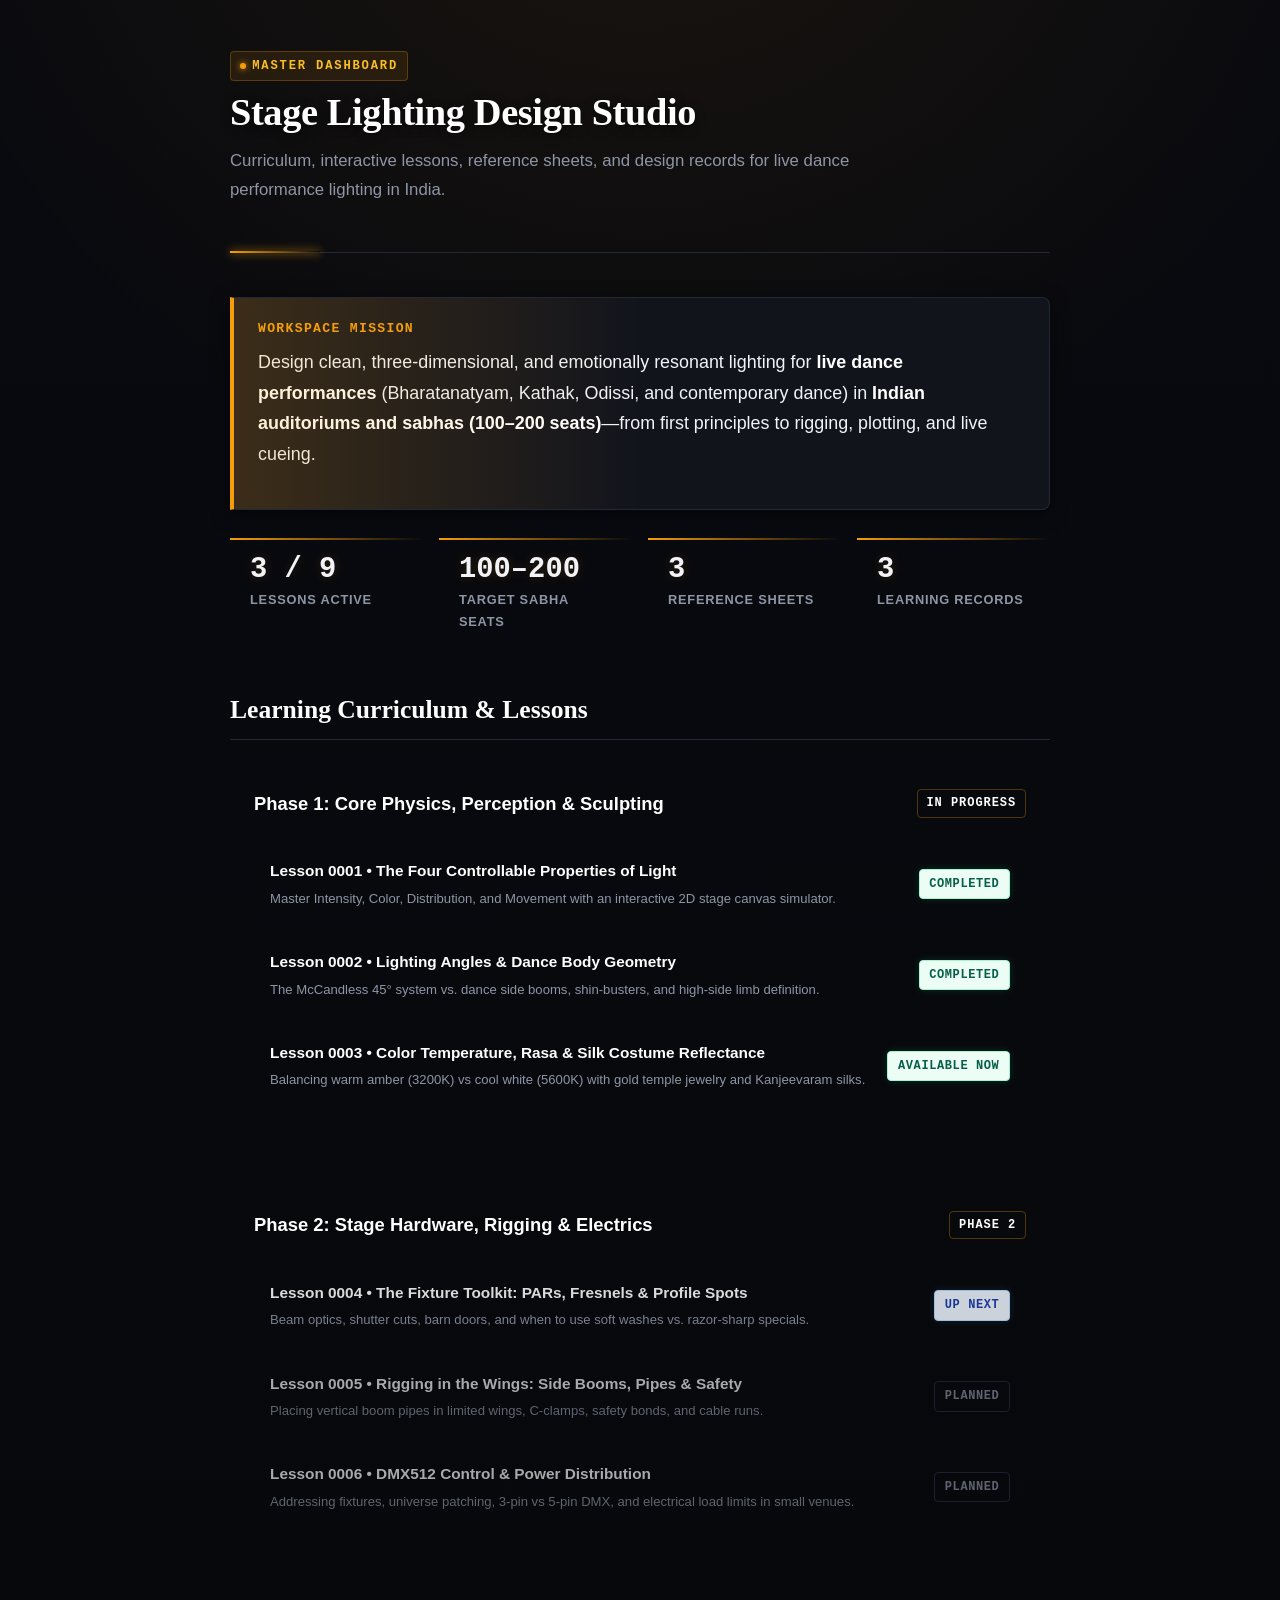
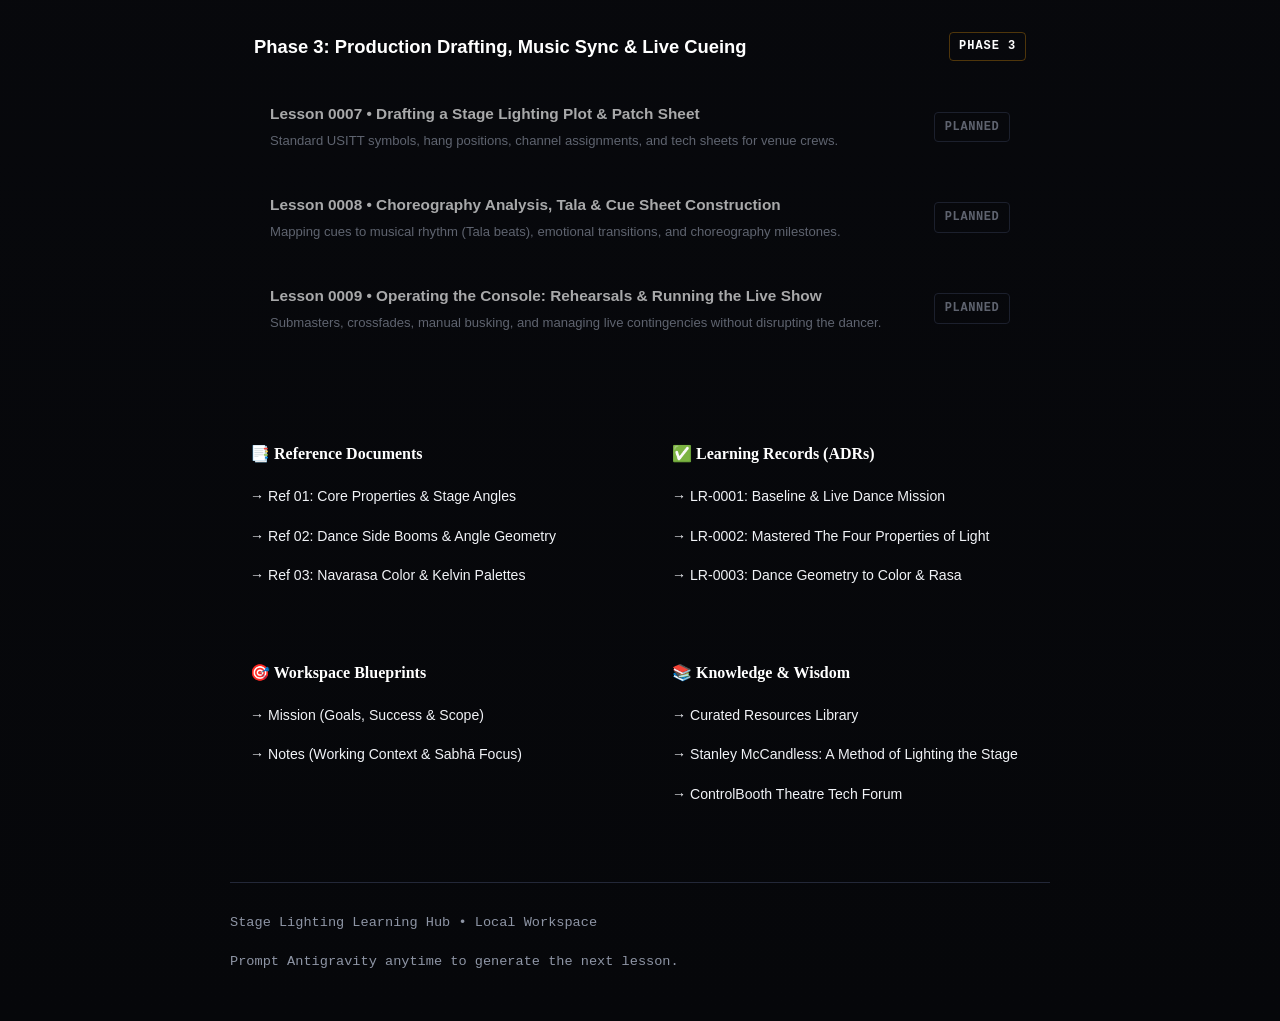
<file: index.html>
<!DOCTYPE html>
<html lang="en">
<head>
  <meta charset="UTF-8">
  <meta name="viewport" content="width=device-width, initial-scale=1.0">
  <title>Stage Lighting Design Studio &bull; Dashboard</title>
  <link rel="stylesheet" href="./assets/style.css">
  <style>
    .dashboard-grid {
      display: grid;
      grid-template-columns: 1fr;
      gap: 2rem;
      margin-top: 1.5rem;
    }

    .stat-bar {
      display: grid;
      grid-template-columns: repeat(auto-fit, minmax(150px, 1fr));
      gap: 1rem;
      margin: 1.5rem 0 2.5rem;
      font-family: var(--font-sans);
    }

    .stat-card {
      background: var(--card-bg);
      border: 1px solid var(--border-color);
      border-radius: var(--radius);
      padding: 1rem 1.25rem;
      box-shadow: var(--shadow);
    }

    .stat-num {
      font-size: 1.8rem;
      font-weight: 700;
      color: var(--accent);
      line-height: 1.1;
      margin-bottom: 0.2rem;
    }

    .stat-label {
      font-size: 0.8rem;
      text-transform: uppercase;
      letter-spacing: 0.06em;
      color: var(--text-muted);
      font-weight: 600;
    }

    .phase-block {
      background: var(--card-bg);
      border: 1px solid var(--border-color);
      border-radius: var(--radius);
      padding: 1.5rem;
      margin-bottom: 1.5rem;
      box-shadow: var(--shadow);
    }

    .phase-title {
      font-family: var(--font-sans);
      font-size: 1.15rem;
      font-weight: 700;
      display: flex;
      align-items: center;
      justify-content: space-between;
      border-bottom: 1px solid var(--border-color);
      padding-bottom: 0.6rem;
      margin-bottom: 1rem;
    }

    .phase-tag {
      font-size: 0.75rem;
      text-transform: uppercase;
      letter-spacing: 0.08em;
      padding: 0.2rem 0.55rem;
      border-radius: 4px;
      font-weight: 600;
      background: var(--accent-light);
      color: var(--accent);
    }

    .item-list {
      display: flex;
      flex-direction: column;
      gap: 0.75rem;
      font-family: var(--font-sans);
    }

    .item-row {
      display: flex;
      align-items: center;
      justify-content: space-between;
      padding: 0.85rem 1rem;
      background: var(--bg-color);
      border: 1px solid var(--border-color);
      border-radius: 6px;
      text-decoration: none;
      color: var(--text-color);
      transition: all 0.15s ease;
    }

    .item-row:hover {
      border-color: var(--accent);
      transform: translateY(-1px);
      box-shadow: 0 2px 6px rgba(0,0,0,0.06);
    }

    .item-info {
      display: flex;
      flex-direction: column;
      gap: 0.2rem;
    }

    .item-title {
      font-weight: 600;
      font-size: 0.96rem;
    }

    .item-desc {
      font-size: 0.82rem;
      color: var(--text-muted);
    }

    .badge {
      font-size: 0.75rem;
      font-weight: 600;
      padding: 0.25rem 0.6rem;
      border-radius: 4px;
      text-transform: uppercase;
      letter-spacing: 0.05em;
      white-space: nowrap;
    }

    .badge-ready {
      background: #ecfdf5;
      color: #065f46;
      border: 1px solid #a7f3d0;
    }

    .badge-next {
      background: #eff6ff;
      color: #1e40af;
      border: 1px solid #bfdbfe;
    }

    .badge-planned {
      background: var(--border-color);
      color: var(--text-muted);
    }

    .sidebar-grid {
      display: grid;
      grid-template-columns: 1fr 1fr;
      gap: 1.5rem;
      margin-top: 1.5rem;
    }

    @media (max-width: 680px) {
      .sidebar-grid {
        grid-template-columns: 1fr;
      }
    }

    .quick-card {
      background: var(--card-bg);
      border: 1px solid var(--border-color);
      border-radius: var(--radius);
      padding: 1.25rem;
      font-family: var(--font-sans);
      box-shadow: var(--shadow);
    }

    .quick-card h3 {
      font-size: 1rem;
      font-weight: 700;
      margin-top: 0;
      margin-bottom: 0.75rem;
      border-bottom: 1px solid var(--border-color);
      padding-bottom: 0.4rem;
    }

    .quick-card ul {
      list-style: none;
      margin: 0;
      padding: 0;
      display: flex;
      flex-direction: column;
      gap: 0.5rem;
      font-size: 0.88rem;
    }

    .quick-card li a {
      color: var(--accent);
      text-decoration: none;
      font-weight: 500;
      display: block;
    }

    .quick-card li a:hover {
      text-decoration: underline;
    }
  </style>
</head>
<body>
  <div class="container">
    <header>
      <span class="lesson-tag">Master Dashboard</span>
      <h1>Stage Lighting Design Studio</h1>
      <p class="subtitle">Curriculum, interactive lessons, reference sheets, and design records for live dance performance lighting in India.</p>
    </header>

    <!-- Mission Focus Summary -->
    <div class="callout">
      <div class="callout-title">Workspace Mission</div>
      <p>
        Design clean, three-dimensional, and emotionally resonant lighting for <strong>live dance performances</strong> (Bharatanatyam, Kathak, Odissi, and contemporary dance) in <strong>Indian auditoriums and sabhas (100–200 seats)</strong>—from first principles to rigging, plotting, and live cueing.
      </p>
    </div>

    <!-- Quick Stats -->
    <div class="stat-bar">
      <div class="stat-card">
        <div class="stat-num" id="statLessons">3 / 9</div>
        <div class="stat-label">Lessons Active</div>
      </div>
      <div class="stat-card">
        <div class="stat-num">100–200</div>
        <div class="stat-label">Target Sabha Seats</div>
      </div>
      <div class="stat-card">
        <div class="stat-num">3</div>
        <div class="stat-label">Reference Sheets</div>
      </div>
      <div class="stat-card">
        <div class="stat-num">3</div>
        <div class="stat-label">Learning Records</div>
      </div>
    </div>

    <!-- Curriculum Roadmap -->
    <h2>Learning Curriculum & Lessons</h2>

    <div class="dashboard-grid">
      <!-- Phase 1 -->
      <div class="phase-block">
        <div class="phase-title">
          <span>Phase 1: Core Physics, Perception & Sculpting</span>
          <span class="phase-tag">In Progress</span>
        </div>
        <div class="item-list">
          <a href="./lessons/0001-the-four-controllable-properties-of-light.html" class="item-row">
            <div class="item-info">
              <span class="item-title">Lesson 0001 &bull; The Four Controllable Properties of Light</span>
              <span class="item-desc">Master Intensity, Color, Distribution, and Movement with an interactive 2D stage canvas simulator.</span>
            </div>
            <span class="badge badge-ready">Completed</span>
          </a>

          <a href="./lessons/0002-lighting-angles-and-dance-body-geometry.html" class="item-row">
            <div class="item-info">
              <span class="item-title">Lesson 0002 &bull; Lighting Angles & Dance Body Geometry</span>
              <span class="item-desc">The McCandless 45° system vs. dance side booms, shin-busters, and high-side limb definition.</span>
            </div>
            <span class="badge badge-ready">Completed</span>
          </a>

          <a href="./lessons/0003-color-temperature-rasa-and-silk-reflectance.html" class="item-row">
            <div class="item-info">
              <span class="item-title">Lesson 0003 &bull; Color Temperature, Rasa & Silk Costume Reflectance</span>
              <span class="item-desc">Balancing warm amber (3200K) vs cool white (5600K) with gold temple jewelry and Kanjeevaram silks.</span>
            </div>
            <span class="badge badge-ready">Available Now</span>
          </a>
        </div>
      </div>

      <!-- Phase 2 -->
      <div class="phase-block">
        <div class="phase-title">
          <span>Phase 2: Stage Hardware, Rigging & Electrics</span>
          <span class="phase-tag">Phase 2</span>
        </div>
        <div class="item-list">
          <div class="item-row" style="opacity: 0.85;">
            <div class="item-info">
              <span class="item-title">Lesson 0004 &bull; The Fixture Toolkit: PARs, Fresnels & Profile Spots</span>
              <span class="item-desc">Beam optics, shutter cuts, barn doors, and when to use soft washes vs. razor-sharp specials.</span>
            </div>
            <span class="badge badge-next">Up Next</span>
          </div>

          <div class="item-row" style="opacity: 0.65;">
            <div class="item-info">
              <span class="item-title">Lesson 0005 &bull; Rigging in the Wings: Side Booms, Pipes & Safety</span>
              <span class="item-desc">Placing vertical boom pipes in limited wings, C-clamps, safety bonds, and cable runs.</span>
            </div>
            <span class="badge badge-planned">Planned</span>
          </div>

          <div class="item-row" style="opacity: 0.65;">
            <div class="item-info">
              <span class="item-title">Lesson 0006 &bull; DMX512 Control & Power Distribution</span>
              <span class="item-desc">Addressing fixtures, universe patching, 3-pin vs 5-pin DMX, and electrical load limits in small venues.</span>
            </div>
            <span class="badge badge-planned">Planned</span>
          </div>
        </div>
      </div>

      <!-- Phase 3 -->
      <div class="phase-block">
        <div class="phase-title">
          <span>Phase 3: Production Drafting, Music Sync & Live Cueing</span>
          <span class="phase-tag">Phase 3</span>
        </div>
        <div class="item-list">
          <div class="item-row" style="opacity: 0.65;">
            <div class="item-info">
              <span class="item-title">Lesson 0007 &bull; Drafting a Stage Lighting Plot & Patch Sheet</span>
              <span class="item-desc">Standard USITT symbols, hang positions, channel assignments, and tech sheets for venue crews.</span>
            </div>
            <span class="badge badge-planned">Planned</span>
          </div>

          <div class="item-row" style="opacity: 0.65;">
            <div class="item-info">
              <span class="item-title">Lesson 0008 &bull; Choreography Analysis, Tala & Cue Sheet Construction</span>
              <span class="item-desc">Mapping cues to musical rhythm (Tala beats), emotional transitions, and choreography milestones.</span>
            </div>
            <span class="badge badge-planned">Planned</span>
          </div>

          <div class="item-row" style="opacity: 0.65;">
            <div class="item-info">
              <span class="item-title">Lesson 0009 &bull; Operating the Console: Rehearsals & Running the Live Show</span>
              <span class="item-desc">Submasters, crossfades, manual busking, and managing live contingencies without disrupting the dancer.</span>
            </div>
            <span class="badge badge-planned">Planned</span>
          </div>
        </div>
      </div>
    </div>

    <!-- Secondary Navigation: Reference, Records & Resources -->
    <div class="sidebar-grid">
      <!-- Reference Materials -->
      <div class="quick-card">
        <h3>📑 Reference Documents</h3>
        <ul>
          <li><a href="./reference/glossary-and-properties.html">&rarr; Ref 01: Core Properties & Stage Angles</a></li>
          <li><a href="./reference/dance-side-lighting-booms.html">&rarr; Ref 02: Dance Side Booms & Angle Geometry</a></li>
          <li><a href="./reference/rasa-and-color-palettes.html">&rarr; Ref 03: Navarasa Color & Kelvin Palettes</a></li>
        </ul>
      </div>

      <!-- Learning Records -->
      <div class="quick-card">
        <h3>✅ Learning Records (ADRs)</h3>
        <ul>
          <li><a href="./learning-records/0001-baseline-and-stage-dance-mission.html">&rarr; LR-0001: Baseline & Live Dance Mission</a></li>
          <li><a href="./learning-records/0002-mastered-four-properties-of-light.html">&rarr; LR-0002: Mastered The Four Properties of Light</a></li>
          <li><a href="./learning-records/0003-color-temperature-and-rasa-reflectance.html">&rarr; LR-0003: Dance Geometry to Color & Rasa</a></li>
        </ul>
      </div>

      <!-- Workspace Blueprints -->
      <div class="quick-card">
        <h3>🎯 Workspace Blueprints</h3>
        <ul>
          <li><a href="./mission.html">&rarr; Mission (Goals, Success & Scope)</a></li>
          <li><a href="./notes.html">&rarr; Notes (Working Context & Sabhā Focus)</a></li>
        </ul>
      </div>

      <!-- Curated Resources -->
      <div class="quick-card">
        <h3>📚 Knowledge & Wisdom</h3>
        <ul>
          <li><a href="./resources.html">&rarr; Curated Resources Library</a></li>
          <li><a href="https://archive.org/details/methodoflighting00mcca" target="_blank" rel="noopener">&rarr; Stanley McCandless: A Method of Lighting the Stage</a></li>
          <li><a href="https://www.controlbooth.com" target="_blank" rel="noopener">&rarr; ControlBooth Theatre Tech Forum</a></li>
        </ul>
      </div>
    </div>

    <footer class="lesson-footer" style="margin-top: 3rem;">
      <span>Stage Lighting Learning Hub &bull; Local Workspace</span>
      <span>Prompt Antigravity anytime to generate the next lesson.</span>
    </footer>
  </div>
</body>
</html>
</file>
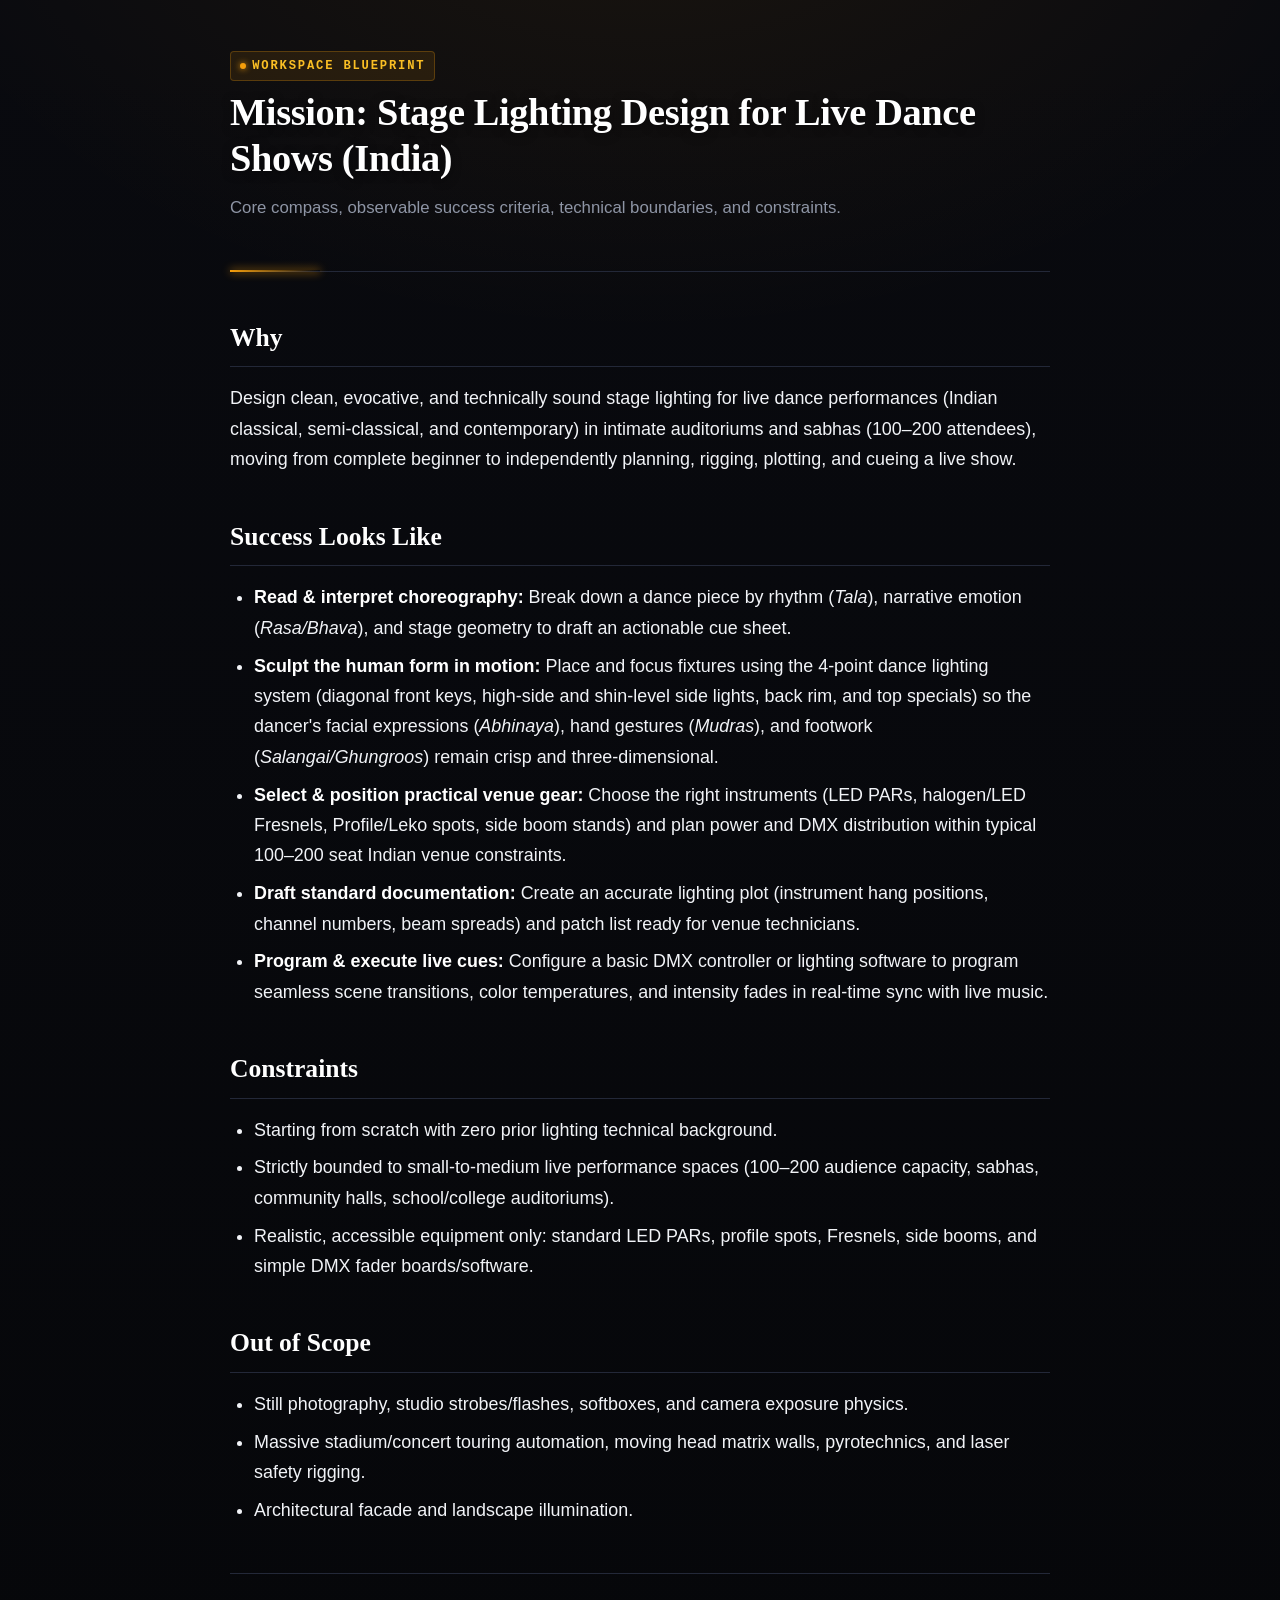
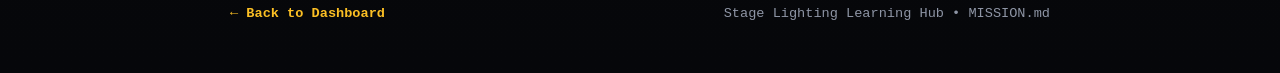
<file: mission.html>
<!DOCTYPE html>
<html lang="en">
<head>
  <meta charset="UTF-8">
  <meta name="viewport" content="width=device-width, initial-scale=1.0">
  <title>Mission: Stage Lighting Design for Live Dance Shows</title>
  <link rel="stylesheet" href="./assets/style.css">
</head>
<body>
  <div class="container">
    <header>
      <span class="lesson-tag">Workspace Blueprint</span>
      <h1>Mission: Stage Lighting Design for Live Dance Shows (India)</h1>
      <p class="subtitle">Core compass, observable success criteria, technical boundaries, and constraints.</p>
    </header>

    <section>
      <h2>Why</h2>
      <p>
        Design clean, evocative, and technically sound stage lighting for live dance performances (Indian classical, semi-classical, and contemporary) in intimate auditoriums and sabhas (100–200 attendees), moving from complete beginner to independently planning, rigging, plotting, and cueing a live show.
      </p>
    </section>

    <section>
      <h2>Success Looks Like</h2>
      <ul>
        <li><strong>Read & interpret choreography:</strong> Break down a dance piece by rhythm (<em>Tala</em>), narrative emotion (<em>Rasa/Bhava</em>), and stage geometry to draft an actionable cue sheet.</li>
        <li><strong>Sculpt the human form in motion:</strong> Place and focus fixtures using the 4-point dance lighting system (diagonal front keys, high-side and shin-level side lights, back rim, and top specials) so the dancer's facial expressions (<em>Abhinaya</em>), hand gestures (<em>Mudras</em>), and footwork (<em>Salangai/Ghungroos</em>) remain crisp and three-dimensional.</li>
        <li><strong>Select & position practical venue gear:</strong> Choose the right instruments (LED PARs, halogen/LED Fresnels, Profile/Leko spots, side boom stands) and plan power and DMX distribution within typical 100–200 seat Indian venue constraints.</li>
        <li><strong>Draft standard documentation:</strong> Create an accurate lighting plot (instrument hang positions, channel numbers, beam spreads) and patch list ready for venue technicians.</li>
        <li><strong>Program & execute live cues:</strong> Configure a basic DMX controller or lighting software to program seamless scene transitions, color temperatures, and intensity fades in real-time sync with live music.</li>
      </ul>
    </section>

    <section>
      <h2>Constraints</h2>
      <ul>
        <li>Starting from scratch with zero prior lighting technical background.</li>
        <li>Strictly bounded to small-to-medium live performance spaces (100–200 audience capacity, sabhas, community halls, school/college auditoriums).</li>
        <li>Realistic, accessible equipment only: standard LED PARs, profile spots, Fresnels, side booms, and simple DMX fader boards/software.</li>
      </ul>
    </section>

    <section>
      <h2>Out of Scope</h2>
      <ul>
        <li>Still photography, studio strobes/flashes, softboxes, and camera exposure physics.</li>
        <li>Massive stadium/concert touring automation, moving head matrix walls, pyrotechnics, and laser safety rigging.</li>
        <li>Architectural facade and landscape illumination.</li>
      </ul>
    </section>

    <footer class="lesson-footer">
      <span><a href="./index.html">&larr; Back to Dashboard</a></span>
      <span>Stage Lighting Learning Hub &bull; MISSION.md</span>
    </footer>
  </div>
</body>
</html>
</file>
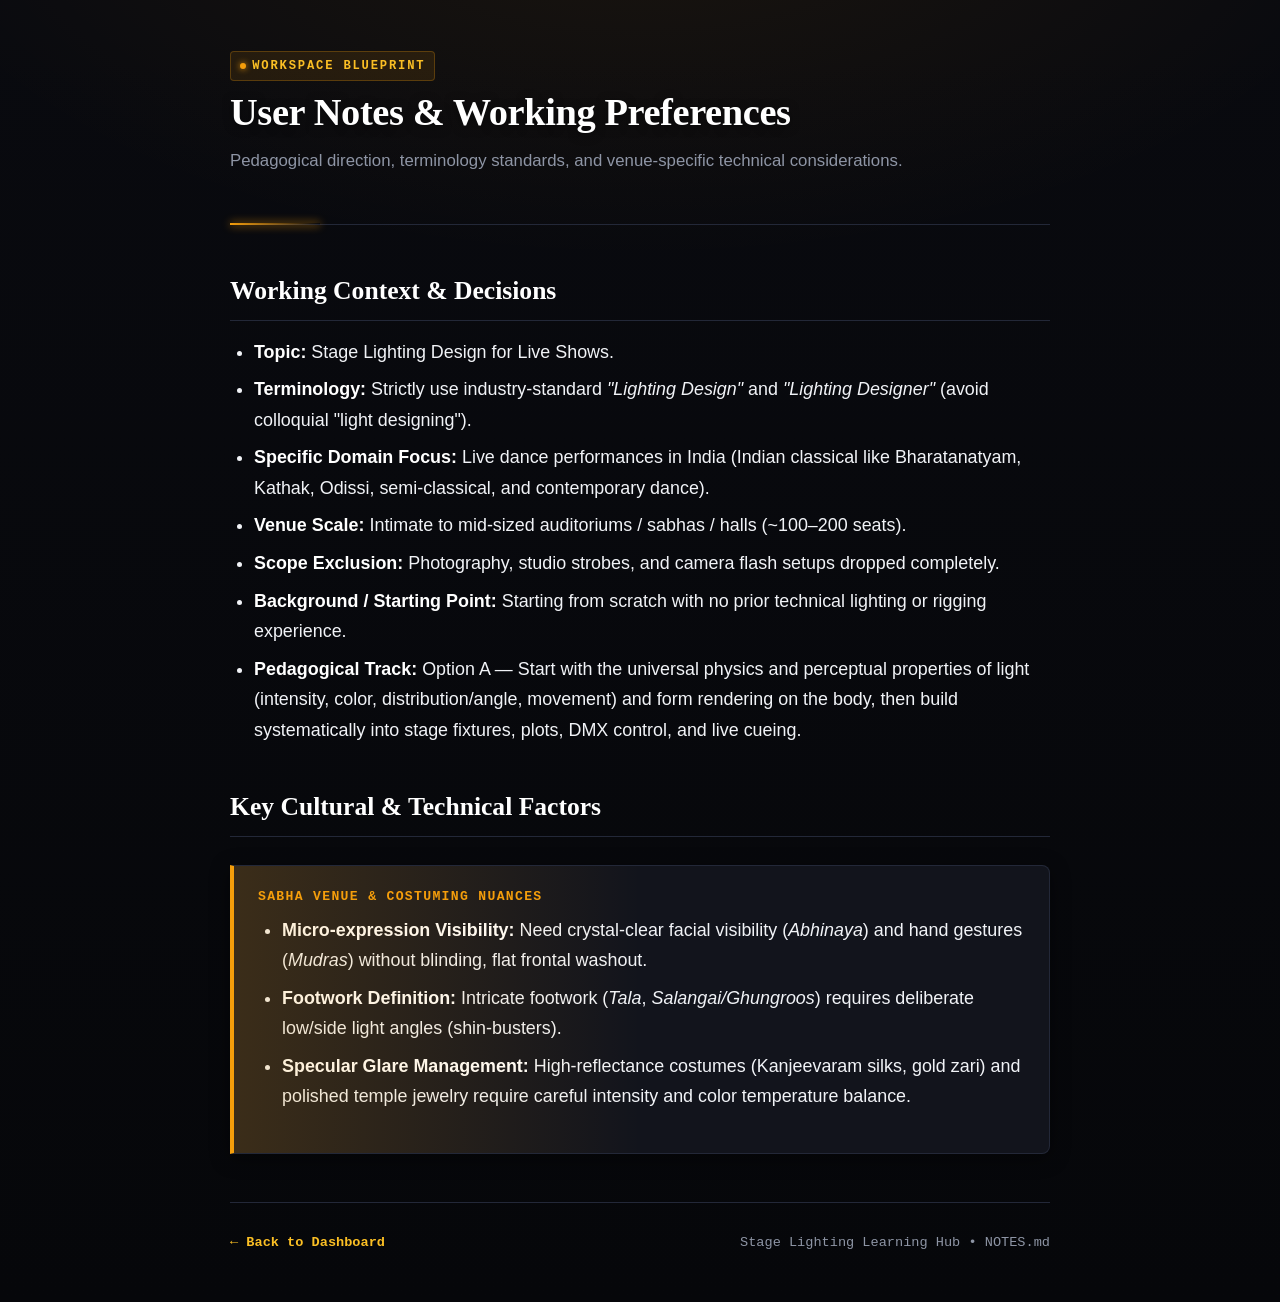
<file: notes.html>
<!DOCTYPE html>
<html lang="en">
<head>
  <meta charset="UTF-8">
  <meta name="viewport" content="width=device-width, initial-scale=1.0">
  <title>User Notes & Working Preferences</title>
  <link rel="stylesheet" href="./assets/style.css">
</head>
<body>
  <div class="container">
    <header>
      <span class="lesson-tag">Workspace Blueprint</span>
      <h1>User Notes & Working Preferences</h1>
      <p class="subtitle">Pedagogical direction, terminology standards, and venue-specific technical considerations.</p>
    </header>

    <section>
      <h2>Working Context & Decisions</h2>
      <ul>
        <li><strong>Topic:</strong> Stage Lighting Design for Live Shows.</li>
        <li><strong>Terminology:</strong> Strictly use industry-standard <em>"Lighting Design"</em> and <em>"Lighting Designer"</em> (avoid colloquial "light designing").</li>
        <li><strong>Specific Domain Focus:</strong> Live dance performances in India (Indian classical like Bharatanatyam, Kathak, Odissi, semi-classical, and contemporary dance).</li>
        <li><strong>Venue Scale:</strong> Intimate to mid-sized auditoriums / sabhas / halls (~100–200 seats).</li>
        <li><strong>Scope Exclusion:</strong> Photography, studio strobes, and camera flash setups dropped completely.</li>
        <li><strong>Background / Starting Point:</strong> Starting from scratch with no prior technical lighting or rigging experience.</li>
        <li><strong>Pedagogical Track:</strong> Option A — Start with the universal physics and perceptual properties of light (intensity, color, distribution/angle, movement) and form rendering on the body, then build systematically into stage fixtures, plots, DMX control, and live cueing.</li>
      </ul>
    </section>

    <section>
      <h2>Key Cultural & Technical Factors</h2>
      <div class="callout">
        <div class="callout-title">Sabha Venue & Costuming Nuances</div>
        <ul>
          <li><strong>Micro-expression Visibility:</strong> Need crystal-clear facial visibility (<em>Abhinaya</em>) and hand gestures (<em>Mudras</em>) without blinding, flat frontal washout.</li>
          <li><strong>Footwork Definition:</strong> Intricate footwork (<em>Tala</em>, <em>Salangai/Ghungroos</em>) requires deliberate low/side light angles (shin-busters).</li>
          <li><strong>Specular Glare Management:</strong> High-reflectance costumes (Kanjeevaram silks, gold zari) and polished temple jewelry require careful intensity and color temperature balance.</li>
        </ul>
      </div>
    </section>

    <footer class="lesson-footer">
      <span><a href="./index.html">&larr; Back to Dashboard</a></span>
      <span>Stage Lighting Learning Hub &bull; NOTES.md</span>
    </footer>
  </div>
</body>
</html>
</file>
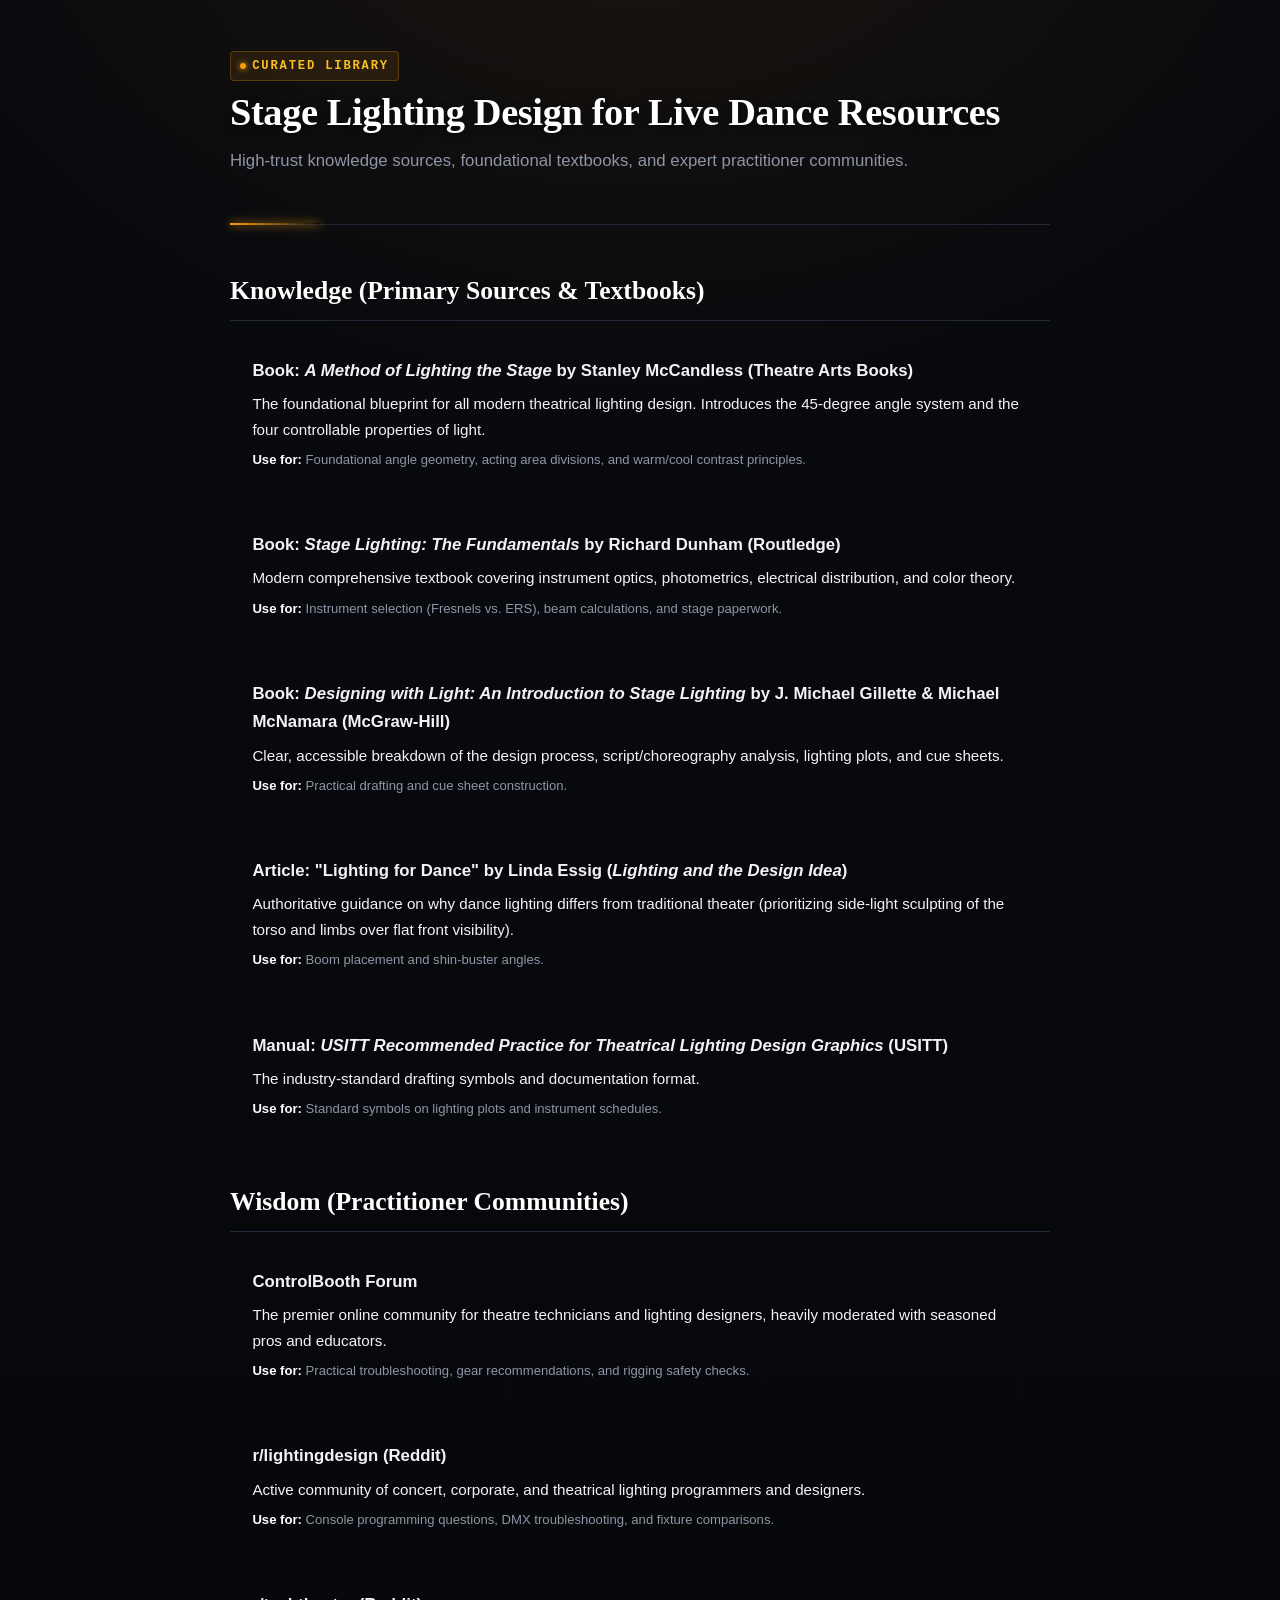
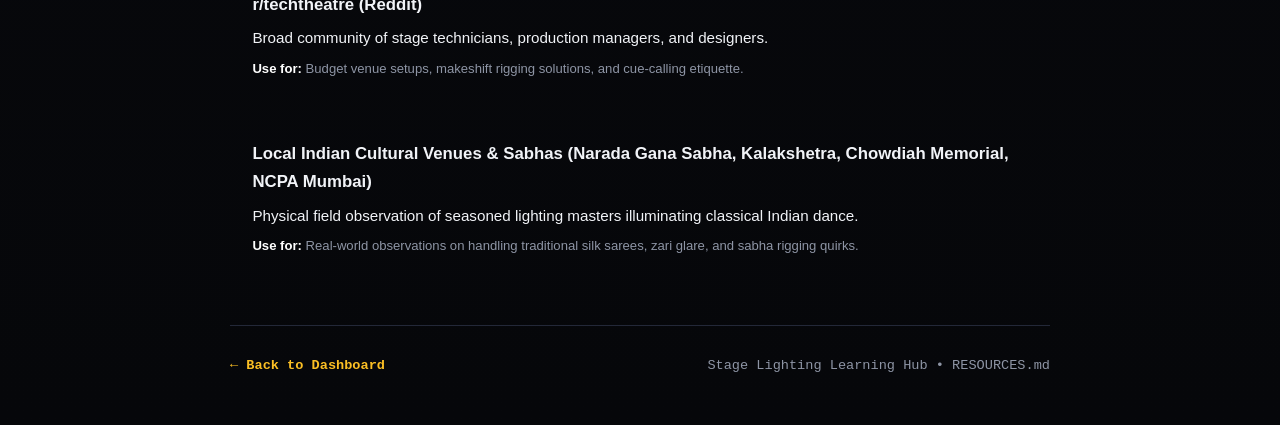
<file: resources.html>
<!DOCTYPE html>
<html lang="en">
<head>
  <meta charset="UTF-8">
  <meta name="viewport" content="width=device-width, initial-scale=1.0">
  <title>Stage Lighting Design Resources: Knowledge & Wisdom</title>
  <link rel="stylesheet" href="./assets/style.css">
  <style>
    .resource-card {
      background: var(--card-bg);
      border: 1px solid var(--border-color);
      border-radius: var(--radius);
      padding: 1.25rem 1.4rem;
      margin-bottom: 1.25rem;
      box-shadow: var(--shadow);
    }
    .resource-title {
      font-family: var(--font-sans);
      font-size: 1.05rem;
      font-weight: 700;
      margin-bottom: 0.35rem;
    }
    .resource-title a {
      color: var(--accent);
      text-decoration: none;
    }
    .resource-title a:hover {
      text-decoration: underline;
    }
    .resource-desc {
      font-size: 0.95rem;
      color: var(--text-color);
      margin-bottom: 0.4rem;
    }
    .resource-tag {
      font-family: var(--font-sans);
      font-size: 0.82rem;
      color: var(--text-muted);
      font-weight: 500;
    }
  </style>
</head>
<body>
  <div class="container">
    <header>
      <span class="lesson-tag">Curated Library</span>
      <h1>Stage Lighting Design for Live Dance Resources</h1>
      <p class="subtitle">High-trust knowledge sources, foundational textbooks, and expert practitioner communities.</p>
    </header>

    <section>
      <h2>Knowledge (Primary Sources & Textbooks)</h2>

      <div class="resource-card">
        <div class="resource-title">
          <a href="https://archive.org/details/methodoflighting00mcca" target="_blank" rel="noopener">Book: <em>A Method of Lighting the Stage</em> by Stanley McCandless (Theatre Arts Books)</a>
        </div>
        <div class="resource-desc">The foundational blueprint for all modern theatrical lighting design. Introduces the 45-degree angle system and the four controllable properties of light.</div>
        <div class="resource-tag"><strong>Use for:</strong> Foundational angle geometry, acting area divisions, and warm/cool contrast principles.</div>
      </div>

      <div class="resource-card">
        <div class="resource-title">
          <a href="https://www.routledge.com/Stage-Lighting-The-Fundamentals/Dunham/p/book/9780367468163" target="_blank" rel="noopener">Book: <em>Stage Lighting: The Fundamentals</em> by Richard Dunham (Routledge)</a>
        </div>
        <div class="resource-desc">Modern comprehensive textbook covering instrument optics, photometrics, electrical distribution, and color theory.</div>
        <div class="resource-tag"><strong>Use for:</strong> Instrument selection (Fresnels vs. ERS), beam calculations, and stage paperwork.</div>
      </div>

      <div class="resource-card">
        <div class="resource-title">
          <a href="https://www.mheducation.com" target="_blank" rel="noopener">Book: <em>Designing with Light: An Introduction to Stage Lighting</em> by J. Michael Gillette & Michael McNamara (McGraw-Hill)</a>
        </div>
        <div class="resource-desc">Clear, accessible breakdown of the design process, script/choreography analysis, lighting plots, and cue sheets.</div>
        <div class="resource-tag"><strong>Use for:</strong> Practical drafting and cue sheet construction.</div>
      </div>

      <div class="resource-card">
        <div class="resource-title">
          <a href="https://www.routledge.com" target="_blank" rel="noopener">Article: "Lighting for Dance" by Linda Essig (<em>Lighting and the Design Idea</em>)</a>
        </div>
        <div class="resource-desc">Authoritative guidance on why dance lighting differs from traditional theater (prioritizing side-light sculpting of the torso and limbs over flat front visibility).</div>
        <div class="resource-tag"><strong>Use for:</strong> Boom placement and shin-buster angles.</div>
      </div>

      <div class="resource-card">
        <div class="resource-title">
          <a href="https://www.usitt.org" target="_blank" rel="noopener">Manual: <em>USITT Recommended Practice for Theatrical Lighting Design Graphics</em> (USITT)</a>
        </div>
        <div class="resource-desc">The industry-standard drafting symbols and documentation format.</div>
        <div class="resource-tag"><strong>Use for:</strong> Standard symbols on lighting plots and instrument schedules.</div>
      </div>
    </section>

    <section>
      <h2>Wisdom (Practitioner Communities)</h2>

      <div class="resource-card">
        <div class="resource-title">
          <a href="https://www.controlbooth.com" target="_blank" rel="noopener">ControlBooth Forum</a>
        </div>
        <div class="resource-desc">The premier online community for theatre technicians and lighting designers, heavily moderated with seasoned pros and educators.</div>
        <div class="resource-tag"><strong>Use for:</strong> Practical troubleshooting, gear recommendations, and rigging safety checks.</div>
      </div>

      <div class="resource-card">
        <div class="resource-title">
          <a href="https://reddit.com/r/lightingdesign" target="_blank" rel="noopener">r/lightingdesign (Reddit)</a>
        </div>
        <div class="resource-desc">Active community of concert, corporate, and theatrical lighting programmers and designers.</div>
        <div class="resource-tag"><strong>Use for:</strong> Console programming questions, DMX troubleshooting, and fixture comparisons.</div>
      </div>

      <div class="resource-card">
        <div class="resource-title">
          <a href="https://reddit.com/r/techtheatre" target="_blank" rel="noopener">r/techtheatre (Reddit)</a>
        </div>
        <div class="resource-desc">Broad community of stage technicians, production managers, and designers.</div>
        <div class="resource-tag"><strong>Use for:</strong> Budget venue setups, makeshift rigging solutions, and cue-calling etiquette.</div>
      </div>

      <div class="resource-card">
        <div class="resource-title">
          Local Indian Cultural Venues & Sabhas (Narada Gana Sabha, Kalakshetra, Chowdiah Memorial, NCPA Mumbai)
        </div>
        <div class="resource-desc">Physical field observation of seasoned lighting masters illuminating classical Indian dance.</div>
        <div class="resource-tag"><strong>Use for:</strong> Real-world observations on handling traditional silk sarees, zari glare, and sabha rigging quirks.</div>
      </div>
    </section>

    <footer class="lesson-footer">
      <span><a href="./index.html">&larr; Back to Dashboard</a></span>
      <span>Stage Lighting Learning Hub &bull; RESOURCES.md</span>
    </footer>
  </div>
</body>
</html>
</file>
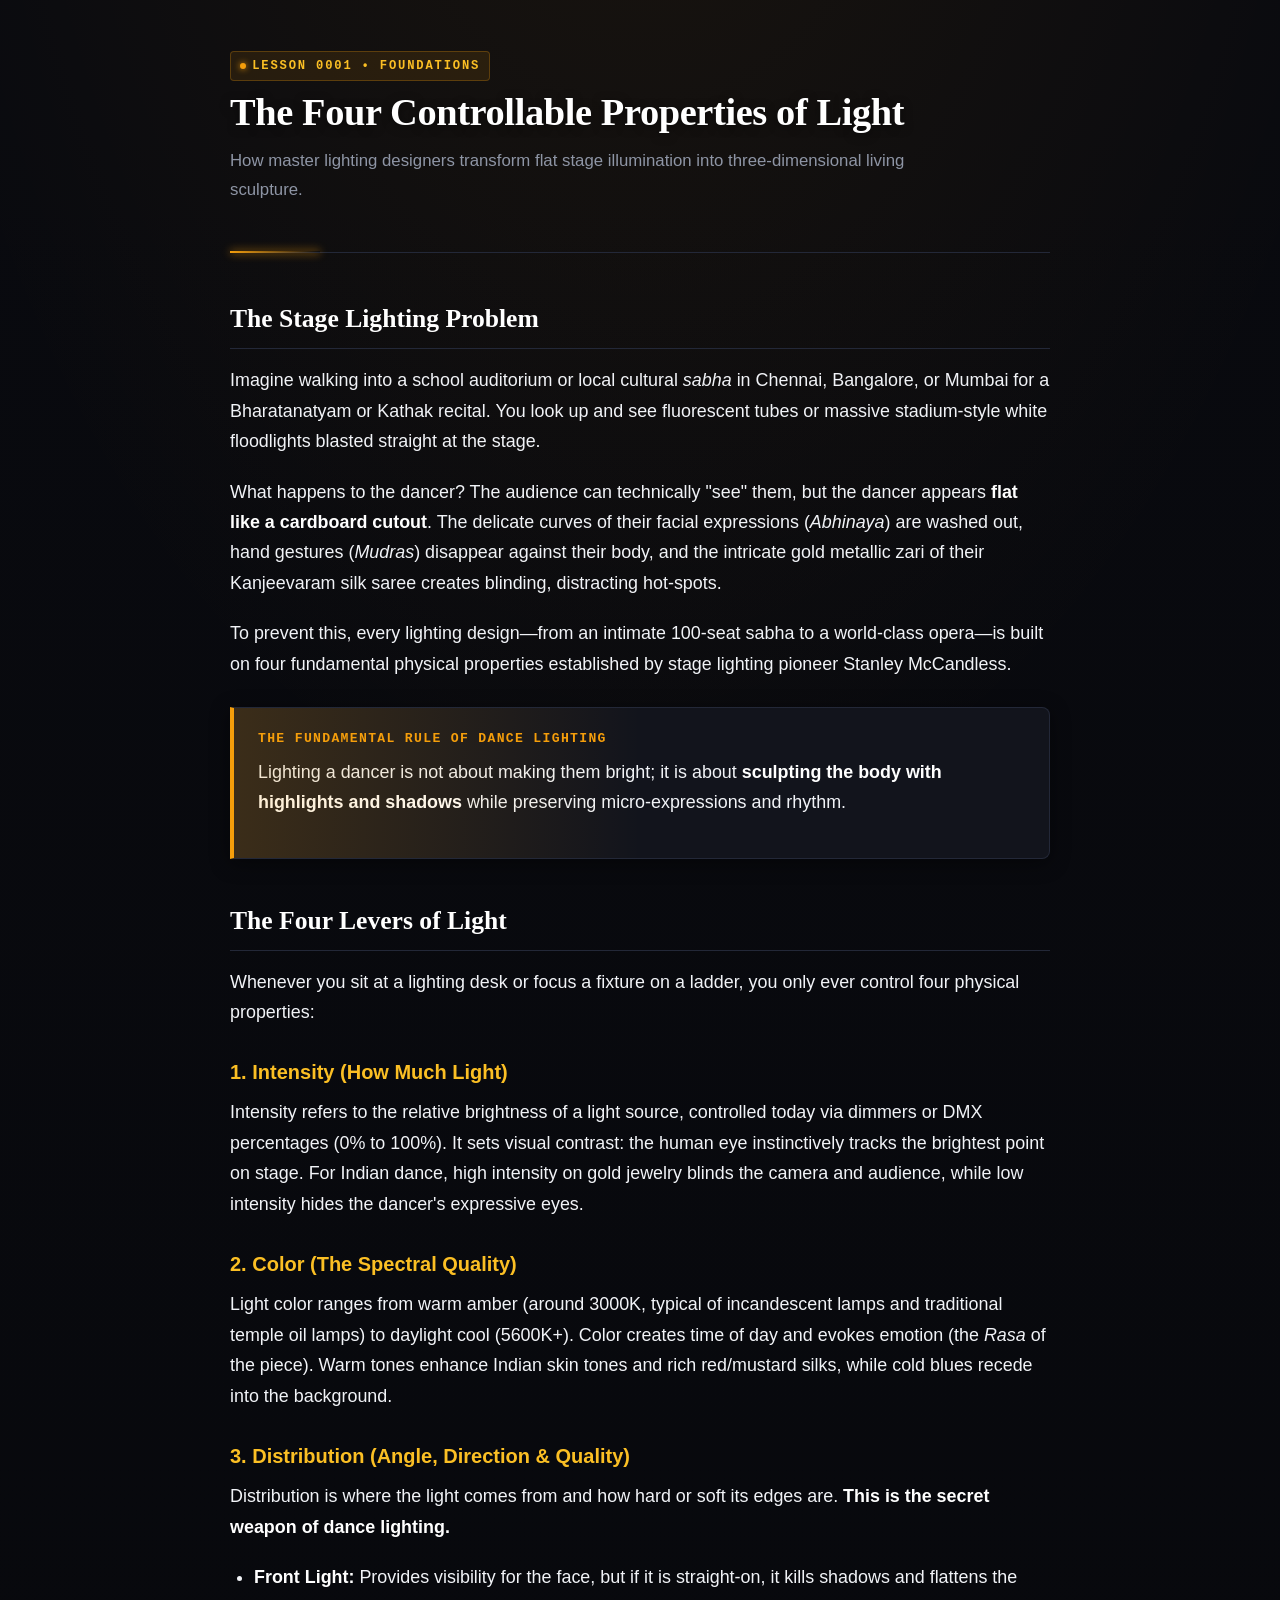
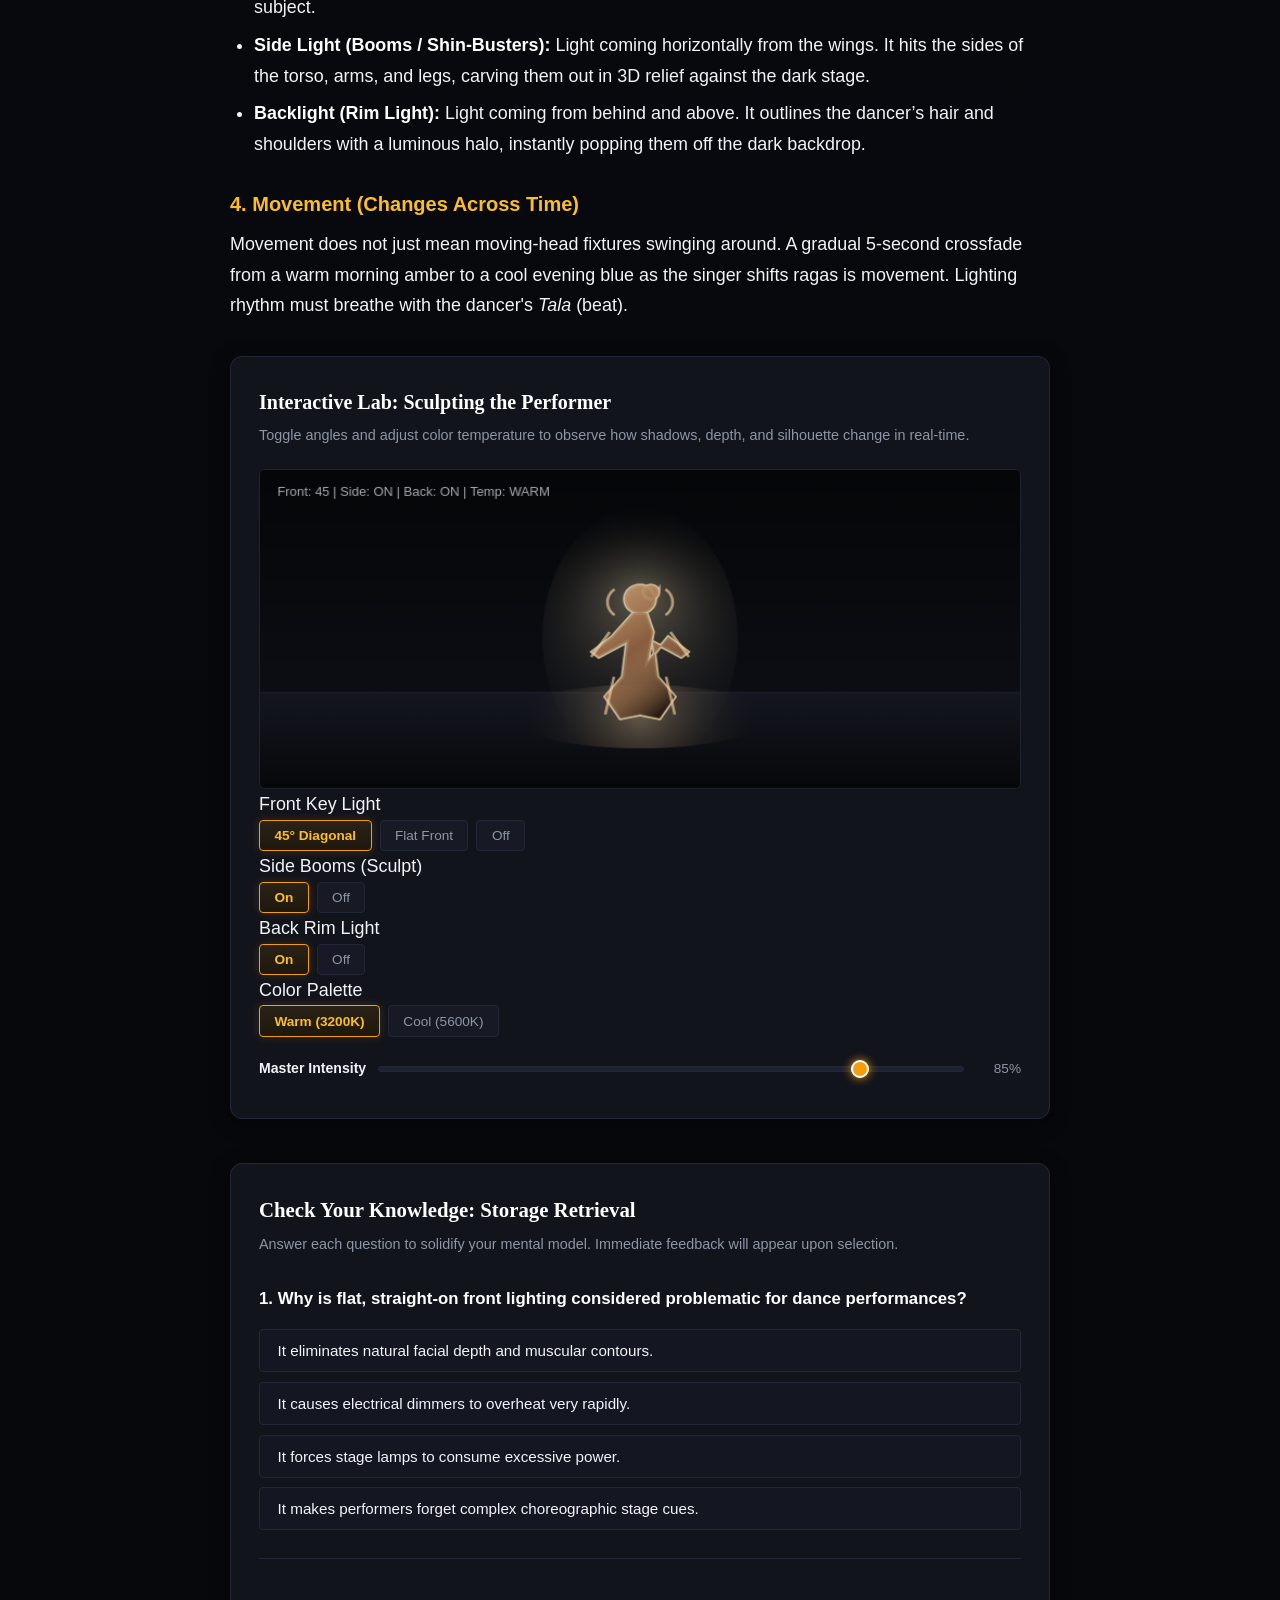
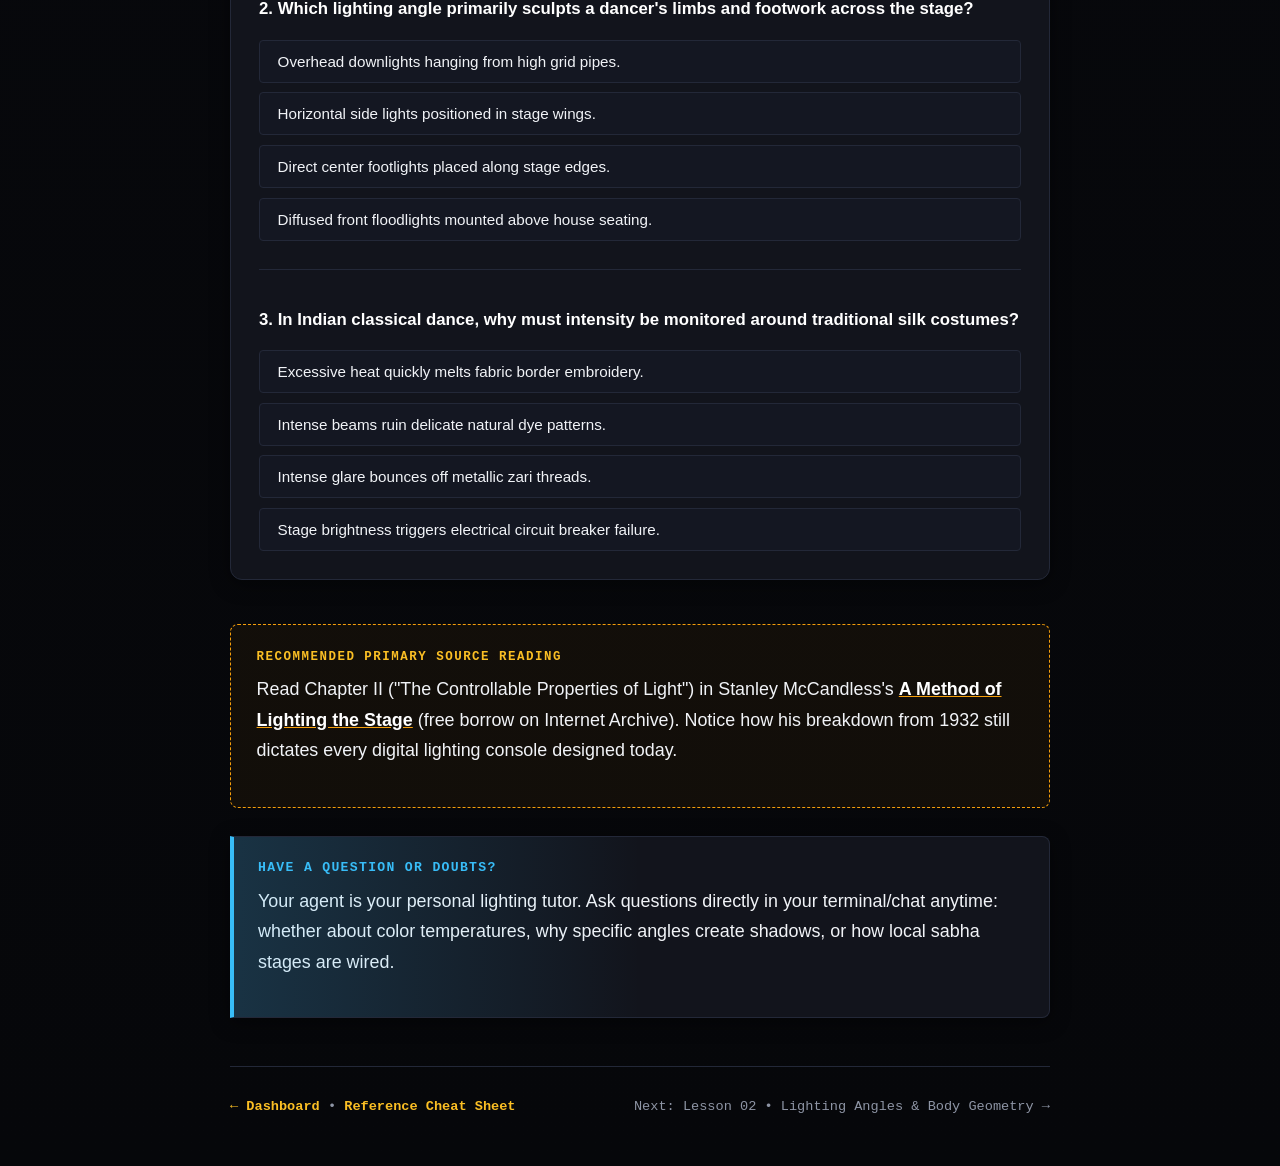
<file: lessons/0001-the-four-controllable-properties-of-light.html>
<!DOCTYPE html>
<html lang="en">
<head>
  <meta charset="UTF-8">
  <meta name="viewport" content="width=device-width, initial-scale=1.0">
  <title>Lesson 01: The Four Controllable Properties of Light</title>
  <link rel="stylesheet" href="../assets/style.css">
  <style>
    .sim-display {
      display: flex;
      flex-direction: column;
      align-items: center;
      gap: 1rem;
    }
    #stageCanvas {
      width: 100%;
      height: 320px;
      background-color: #08090c;
      border-radius: 6px;
      border: 1px solid #1f232d;
    }
    .slider-row {
      display: flex;
      align-items: center;
      justify-content: space-between;
      gap: 0.75rem;
      margin-bottom: 0.6rem;
    }
    .slider-row span {
      font-size: 0.85rem;
      color: var(--text-muted);
      min-width: 45px;
      text-align: right;
    }
  </style>
</head>
<body>
  <div class="container">
    <header>
      <span class="lesson-tag">Lesson 0001 &bull; Foundations</span>
      <h1>The Four Controllable Properties of Light</h1>
      <p class="subtitle">How master lighting designers transform flat stage illumination into three-dimensional living sculpture.</p>
    </header>

    <section>
      <h2>The Stage Lighting Problem</h2>
      <p>
        Imagine walking into a school auditorium or local cultural <em>sabha</em> in Chennai, Bangalore, or Mumbai for a Bharatanatyam or Kathak recital. You look up and see fluorescent tubes or massive stadium-style white floodlights blasted straight at the stage.
      </p>
      <p>
        What happens to the dancer? 
        The audience can technically "see" them, but the dancer appears <strong>flat like a cardboard cutout</strong>. The delicate curves of their facial expressions (<em>Abhinaya</em>) are washed out, hand gestures (<em>Mudras</em>) disappear against their body, and the intricate gold metallic zari of their Kanjeevaram silk saree creates blinding, distracting hot-spots.
      </p>
      <p>
        To prevent this, every lighting design—from an intimate 100-seat sabha to a world-class opera—is built on four fundamental physical properties established by stage lighting pioneer Stanley McCandless.
      </p>

      <div class="callout">
        <div class="callout-title">The Fundamental Rule of Dance Lighting</div>
        <p>Lighting a dancer is not about making them bright; it is about <strong>sculpting the body with highlights and shadows</strong> while preserving micro-expressions and rhythm.</p>
      </div>
    </section>

    <section>
      <h2>The Four Levers of Light</h2>
      <p>Whenever you sit at a lighting desk or focus a fixture on a ladder, you only ever control four physical properties:</p>

      <h3>1. Intensity (How Much Light)</h3>
      <p>
        Intensity refers to the relative brightness of a light source, controlled today via dimmers or DMX percentages (0% to 100%). It sets visual contrast: the human eye instinctively tracks the brightest point on stage. For Indian dance, high intensity on gold jewelry blinds the camera and audience, while low intensity hides the dancer's expressive eyes.
      </p>

      <h3>2. Color (The Spectral Quality)</h3>
      <p>
        Light color ranges from warm amber (around 3000K, typical of incandescent lamps and traditional temple oil lamps) to daylight cool (5600K+). Color creates time of day and evokes emotion (the <em>Rasa</em> of the piece). Warm tones enhance Indian skin tones and rich red/mustard silks, while cold blues recede into the background.
      </p>

      <h3>3. Distribution (Angle, Direction & Quality)</h3>
      <p>
        Distribution is where the light comes from and how hard or soft its edges are. <strong>This is the secret weapon of dance lighting.</strong>
      </p>
      <ul>
        <li><strong>Front Light:</strong> Provides visibility for the face, but if it is straight-on, it kills shadows and flattens the subject.</li>
        <li><strong>Side Light (Booms / Shin-Busters):</strong> Light coming horizontally from the wings. It hits the sides of the torso, arms, and legs, carving them out in 3D relief against the dark stage.</li>
        <li><strong>Backlight (Rim Light):</strong> Light coming from behind and above. It outlines the dancer’s hair and shoulders with a luminous halo, instantly popping them off the dark backdrop.</li>
      </ul>

      <h3>4. Movement (Changes Across Time)</h3>
      <p>
        Movement does not just mean moving-head fixtures swinging around. A gradual 5-second crossfade from a warm morning amber to a cool evening blue as the singer shifts ragas is movement. Lighting rhythm must breathe with the dancer's <em>Tala</em> (beat).
      </p>
    </section>

    <!-- Interactive Simulator -->
    <section class="simulator-card">
      <div class="simulator-title">Interactive Lab: Sculpting the Performer</div>
      <div class="simulator-subtitle">Toggle angles and adjust color temperature to observe how shadows, depth, and silhouette change in real-time.</div>

      <div class="sim-display">
        <canvas id="stageCanvas" width="700" height="320"></canvas>
      </div>

      <div class="control-grid">
        <div class="control-item">
          <label>Front Key Light</label>
          <div class="button-group">
            <button class="btn active" id="btnFront45">45° Diagonal</button>
            <button class="btn" id="btnFrontFlat">Flat Front</button>
            <button class="btn" id="btnFrontOff">Off</button>
          </div>
        </div>

        <div class="control-item">
          <label>Side Booms (Sculpt)</label>
          <div class="button-group">
            <button class="btn active" id="btnSideOn">On</button>
            <button class="btn" id="btnSideOff">Off</button>
          </div>
        </div>

        <div class="control-item">
          <label>Back Rim Light</label>
          <div class="button-group">
            <button class="btn active" id="btnBackOn">On</button>
            <button class="btn" id="btnBackOff">Off</button>
          </div>
        </div>

        <div class="control-item">
          <label>Color Palette</label>
          <div class="button-group">
            <button class="btn active" id="btnColorWarm">Warm (3200K)</button>
            <button class="btn" id="btnColorCool">Cool (5600K)</button>
          </div>
        </div>
      </div>

      <div style="margin-top: 1.25rem;">
        <div class="slider-row">
          <label style="font-family: var(--font-sans); font-size: 0.88rem; font-weight: 600;">Master Intensity</label>
          <input type="range" id="masterIntensity" min="10" max="100" value="85" style="flex: 1;">
          <span id="intensityVal">85%</span>
        </div>
      </div>
    </section>

    <!-- Retrieval Practice Quiz -->
    <section class="quiz-section">
      <div class="quiz-header">Check Your Knowledge: Storage Retrieval</div>
      <div class="quiz-instruction">Answer each question to solidify your mental model. Immediate feedback will appear upon selection.</div>
      <div id="quizContainer"></div>
    </section>

    <!-- Primary Source Card -->
    <section class="primary-source-card">
      <div class="primary-source-title">Recommended Primary Source Reading</div>
      <p>
        Read Chapter II ("The Controllable Properties of Light") in Stanley McCandless's 
        <a href="https://archive.org/details/methodoflighting00mcca" target="_blank" rel="noopener">A Method of Lighting the Stage</a> (free borrow on Internet Archive). Notice how his breakdown from 1932 still dictates every digital lighting console designed today.
      </p>
    </section>

    <div class="callout tip">
      <div class="callout-title">Have a Question or Doubts?</div>
      <p>Your agent is your personal lighting tutor. Ask questions directly in your terminal/chat anytime: whether about color temperatures, why specific angles create shadows, or how local sabha stages are wired.</p>
    </div>

    <footer class="lesson-footer">
      <span><a href="../index.html">&larr; Dashboard</a> &bull; <a href="../reference/glossary-and-properties.html">Reference Cheat Sheet</a></span>
      <span>Next: Lesson 02 &bull; Lighting Angles & Body Geometry &rarr;</span>
    </footer>
  </div>

  <script src="../assets/quiz.js"></script>
  <script>
    // --- Quiz Setup ---
    // Rule: Every answer choice in a question must have the exact same number of words!
    const quizData = [
      {
        question: "Why is flat, straight-on front lighting considered problematic for dance performances?",
        options: [
          "It eliminates natural facial depth and muscular contours.",
          "It causes electrical dimmers to overheat very rapidly.",
          "It forces stage lamps to consume excessive power.",
          "It makes performers forget complex choreographic stage cues."
        ],
        correct: 0,
        explanation: "Straight-on front lighting casts shadows directly behind the subject from the audience's perspective, washing out facial contours (Abhinaya) and muscle definition."
      },
      {
        question: "Which lighting angle primarily sculpts a dancer's limbs and footwork across the stage?",
        options: [
          "Overhead downlights hanging from high grid pipes.",
          "Horizontal side lights positioned in stage wings.",
          "Direct center footlights placed along stage edges.",
          "Diffused front floodlights mounted above house seating."
        ],
        correct: 1,
        explanation: "Side light (especially side booms and low shin-busters) cuts across the body, revealing limb extension, posture (Araimandi), and foot stamps."
      },
      {
        question: "In Indian classical dance, why must intensity be monitored around traditional silk costumes?",
        options: [
          "Excessive heat quickly melts fabric border embroidery.",
          "Intense beams ruin delicate natural dye patterns.",
          "Intense glare bounces off metallic zari threads.",
          "Stage brightness triggers electrical circuit breaker failure."
        ],
        correct: 2,
        explanation: "Kanjeevaram silks and temple jewelry contain high specular reflectivity. Overly intense fixtures create severe glare and blind cameras or audience members."
      }
    ];

    initQuiz("quizContainer", quizData);

    // --- Interactive Stage Simulator Canvas ---
    const canvas = document.getElementById("stageCanvas");
    const ctx = canvas.getContext("2d");

    let state = {
      frontAngle: "45", // "45", "flat", "off"
      sideLight: true,
      backLight: true,
      colorTemp: "warm", // "warm", "cool"
      intensity: 0.85
    };

    function renderStage() {
      const w = canvas.width;
      const h = canvas.height;
      ctx.clearRect(0, 0, w, h);

      // Stage backdrop & floor
      const gradBack = ctx.createLinearGradient(0, 0, 0, h);
      gradBack.addColorStop(0, "#050608");
      gradBack.addColorStop(0.7, "#0c0e14");
      gradBack.addColorStop(0.7, "#141720");
      gradBack.addColorStop(1, "#07080a");
      ctx.fillStyle = gradBack;
      ctx.fillRect(0, 0, w, h);

      // Horizon line
      ctx.strokeStyle = "#232733";
      ctx.lineWidth = 1;
      ctx.beginPath();
      ctx.moveTo(0, h * 0.7);
      ctx.lineTo(w, h * 0.7);
      ctx.stroke();

      const cx = w / 2;
      const cy = h * 0.65;
      const scale = 1.0;

      // Color base
      const isWarm = state.colorTemp === "warm";
      const keyColor = isWarm ? "rgba(255, 214, 160," : "rgba(200, 225, 255,";
      const rimColor = isWarm ? "rgba(255, 235, 190," : "rgba(170, 210, 255,";
      const intensity = state.intensity;

      // 1. Backlight Beam & Halo
      if (state.backLight) {
        ctx.save();
        const backBeam = ctx.createRadialGradient(cx, cy - 80, 10, cx, cy - 40, 140);
        backBeam.addColorStop(0, `${rimColor} ${0.35 * intensity})`);
        backBeam.addColorStop(1, "rgba(0, 0, 0, 0)");
        ctx.fillStyle = backBeam;
        ctx.beginPath();
        ctx.ellipse(cx, cy - 40, 90, 130, 0, 0, Math.PI * 2);
        ctx.fill();
        ctx.restore();
      }

      // 2. Floor Pool of Light
      ctx.save();
      const floorGrad = ctx.createRadialGradient(cx, cy + 40, 5, cx, cy + 40, 120);
      let floorAlpha = (state.frontAngle !== "off" ? 0.35 : 0.08) * intensity;
      floorGrad.addColorStop(0, `${keyColor} ${floorAlpha})`);
      floorGrad.addColorStop(1, "rgba(0,0,0,0)");
      ctx.fillStyle = floorGrad;
      ctx.beginPath();
      ctx.ellipse(cx, cy + 40, 120, 32, 0, 0, Math.PI * 2);
      ctx.fill();
      ctx.restore();

      // 3. Dancer Silhouette & Form
      // Body Base (Classical Dance Araimandi / Stance Silhouette)
      ctx.save();
      ctx.translate(cx, cy);

      // Backlight Rim Stroke on Body
      if (state.backLight) {
        ctx.strokeStyle = `${rimColor} ${0.85 * intensity})`;
        ctx.lineWidth = 3.5;
        drawDancerPath(ctx);
        ctx.stroke();
      }

      // Base skin/fabric fill
      let bodyFill = "#181a20";
      if (state.frontAngle === "flat") {
        bodyFill = isWarm ? `rgba(180, 120, 80, ${intensity})` : `rgba(120, 140, 170, ${intensity})`;
      } else if (state.frontAngle === "45") {
        bodyFill = isWarm ? `rgba(130, 80, 50, ${intensity})` : `rgba(80, 95, 125, ${intensity})`;
      }
      ctx.fillStyle = bodyFill;
      drawDancerPath(ctx);
      ctx.fill();

      // 4. Dimensional Modeling (Shadows & Highlights)
      if (state.frontAngle === "45") {
        // Diagonal highlight on dancer's right side (camera left)
        const highGrad = ctx.createLinearGradient(-45, -80, 40, 20);
        highGrad.addColorStop(0, `${keyColor} ${0.65 * intensity})`);
        highGrad.addColorStop(0.5, `${keyColor} ${0.15 * intensity})`);
        highGrad.addColorStop(1, "rgba(0,0,0,0.7)");
        ctx.fillStyle = highGrad;
        drawDancerPath(ctx);
        ctx.fill();
      } else if (state.frontAngle === "flat") {
        // Flat, uniform wash (destroys contour shadows)
        const flatGrad = ctx.createLinearGradient(0, -90, 0, 40);
        flatGrad.addColorStop(0, `${keyColor} ${0.5 * intensity})`);
        flatGrad.addColorStop(1, `${keyColor} ${0.2 * intensity})`);
        ctx.fillStyle = flatGrad;
        drawDancerPath(ctx);
        ctx.fill();
      }

      // 5. Side Light (Crisp edge sculpt on limbs)
      if (state.sideLight) {
        ctx.save();
        ctx.lineWidth = 2.5;
        // Left side boom edge
        ctx.strokeStyle = `${keyColor} ${0.75 * intensity})`;
        ctx.beginPath();
        ctx.arc(-14, -75, 16, Math.PI * 0.7, Math.PI * 1.3); // Head edge
        ctx.moveTo(-28, -45); ctx.lineTo(-45, -20); // Arm
        ctx.moveTo(-24, 0); ctx.lineTo(-32, 38);   // Knee/leg
        ctx.stroke();

        // Right side boom edge
        ctx.beginPath();
        ctx.arc(14, -75, 16, -Math.PI * 0.3, Math.PI * 0.3);
        ctx.moveTo(28, -45); ctx.lineTo(45, -20);
        ctx.moveTo(24, 0); ctx.lineTo(32, 38);
        ctx.stroke();
        ctx.restore();
      }

      ctx.restore();

      // 6. Annotation overlay on canvas
      ctx.fillStyle = "rgba(255, 255, 255, 0.65)";
      ctx.font = "12px sans-serif";
      let summaryText = `Front: ${state.frontAngle.toUpperCase()} | Side: ${state.sideLight ? "ON" : "OFF"} | Back: ${state.backLight ? "ON" : "OFF"} | Temp: ${state.colorTemp.toUpperCase()}`;
      ctx.fillText(summaryText, 16, 26);
    }

    function drawDancerPath(c) {
      c.beginPath();
      // Head / Crown (Kondai / Hair bun)
      c.arc(0, -78, 14, 0, Math.PI * 2);
      c.arc(10, -85, 7, 0, Math.PI * 2); // Bun

      // Neck & Torso
      c.moveTo(-6, -64);
      c.lineTo(6, -64);
      c.lineTo(12, -45); // Chest
      c.lineTo(7, -15);  // Waist

      // Arms in Natyarambham (classical curved posture)
      // Left arm
      c.lineTo(26, -40);
      c.lineTo(44, -25);
      c.lineTo(38, -20);
      c.lineTo(12, -35);

      // Lower body in Araimandi (demi-plié bent knees)
      c.lineTo(16, 0);
      c.lineTo(32, 20); // Outward knee
      c.lineTo(18, 42); // Ankle / foot
      c.lineTo(0, 38);  // Fan pleat bottom
      c.lineTo(-18, 42);
      c.lineTo(-32, 20); // Left knee
      c.lineTo(-16, 0);

      // Left arm return
      c.lineTo(-12, -35);
      c.lineTo(-38, -20);
      c.lineTo(-44, -25);
      c.lineTo(-26, -40);
      c.closePath();
    }

    // Controls listeners
    const btnFront45 = document.getElementById("btnFront45");
    const btnFrontFlat = document.getElementById("btnFrontFlat");
    const btnFrontOff = document.getElementById("btnFrontOff");

    function setFront(mode) {
      state.frontAngle = mode;
      btnFront45.classList.toggle("active", mode === "45");
      btnFrontFlat.classList.toggle("active", mode === "flat");
      btnFrontOff.classList.toggle("active", mode === "off");
      renderStage();
    }
    btnFront45.addEventListener("click", () => setFront("45"));
    btnFrontFlat.addEventListener("click", () => setFront("flat"));
    btnFrontOff.addEventListener("click", () => setFront("off"));

    const btnSideOn = document.getElementById("btnSideOn");
    const btnSideOff = document.getElementById("btnSideOff");
    btnSideOn.addEventListener("click", () => {
      state.sideLight = true;
      btnSideOn.classList.add("active");
      btnSideOff.classList.remove("active");
      renderStage();
    });
    btnSideOff.addEventListener("click", () => {
      state.sideLight = false;
      btnSideOff.classList.add("active");
      btnSideOn.classList.remove("active");
      renderStage();
    });

    const btnBackOn = document.getElementById("btnBackOn");
    const btnBackOff = document.getElementById("btnBackOff");
    btnBackOn.addEventListener("click", () => {
      state.backLight = true;
      btnBackOn.classList.add("active");
      btnBackOff.classList.remove("active");
      renderStage();
    });
    btnBackOff.addEventListener("click", () => {
      state.backLight = false;
      btnBackOff.classList.add("active");
      btnBackOn.classList.remove("active");
      renderStage();
    });

    const btnColorWarm = document.getElementById("btnColorWarm");
    const btnColorCool = document.getElementById("btnColorCool");
    btnColorWarm.addEventListener("click", () => {
      state.colorTemp = "warm";
      btnColorWarm.classList.add("active");
      btnColorCool.classList.remove("active");
      renderStage();
    });
    btnColorCool.addEventListener("click", () => {
      state.colorTemp = "cool";
      btnColorCool.classList.add("active");
      btnColorWarm.classList.remove("active");
      renderStage();
    });

    const masterSlider = document.getElementById("masterIntensity");
    const intensityVal = document.getElementById("intensityVal");
    masterSlider.addEventListener("input", (e) => {
      state.intensity = parseInt(e.target.value, 10) / 100;
      intensityVal.textContent = `${e.target.value}%`;
      renderStage();
    });

    // Initial render
    renderStage();
  </script>
</body>
</html>
</file>
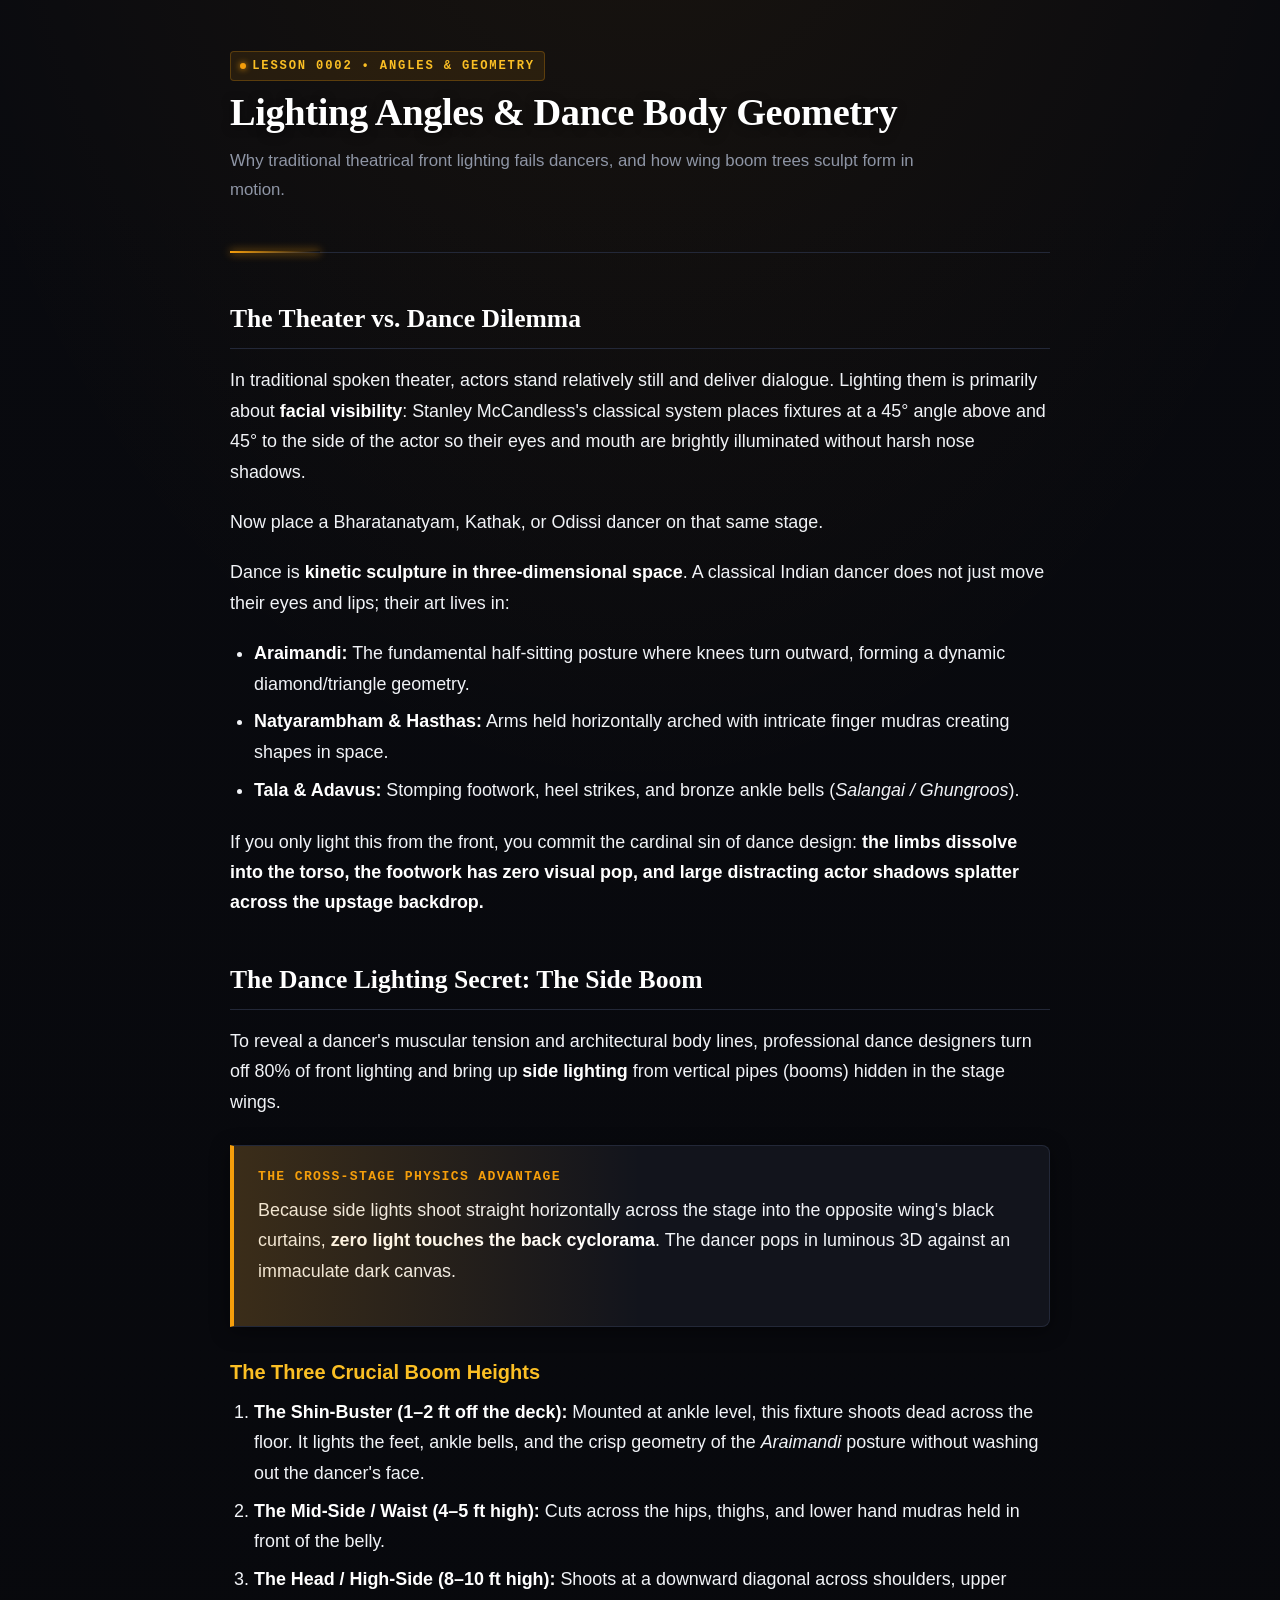
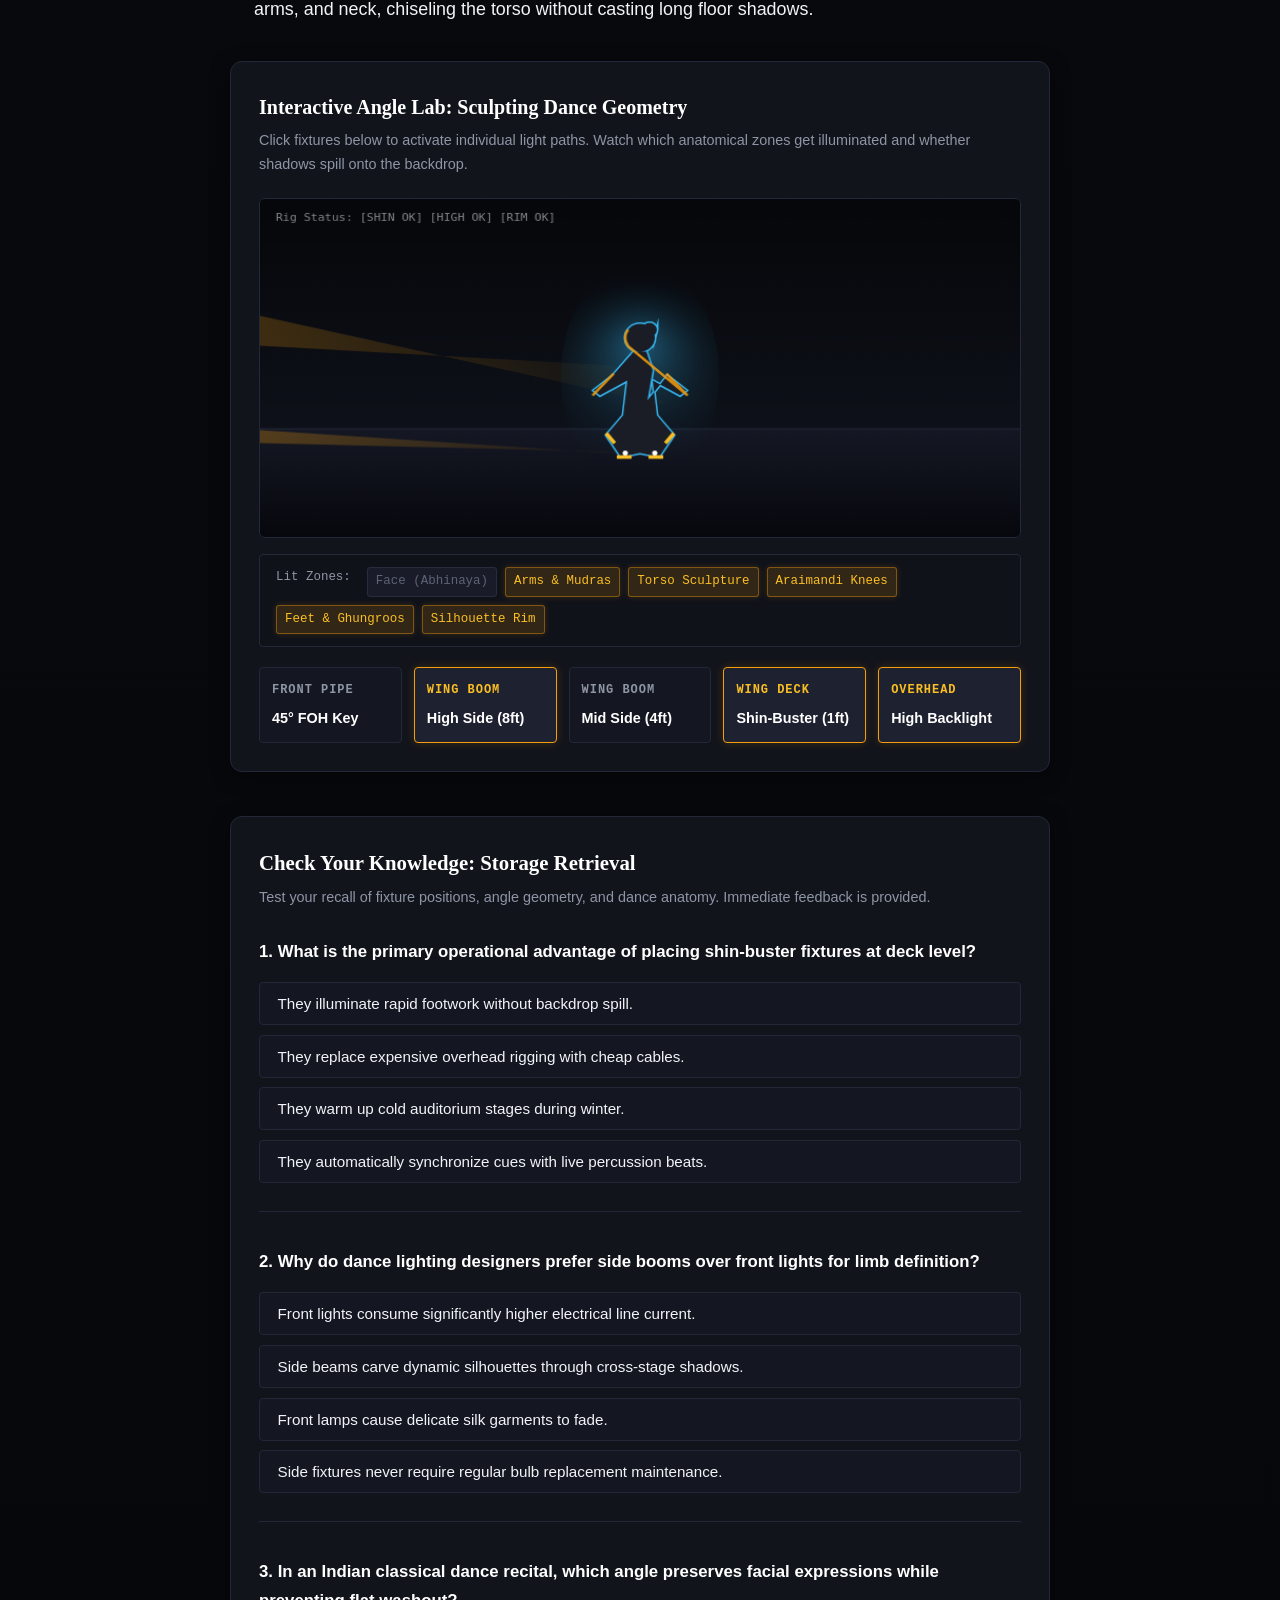
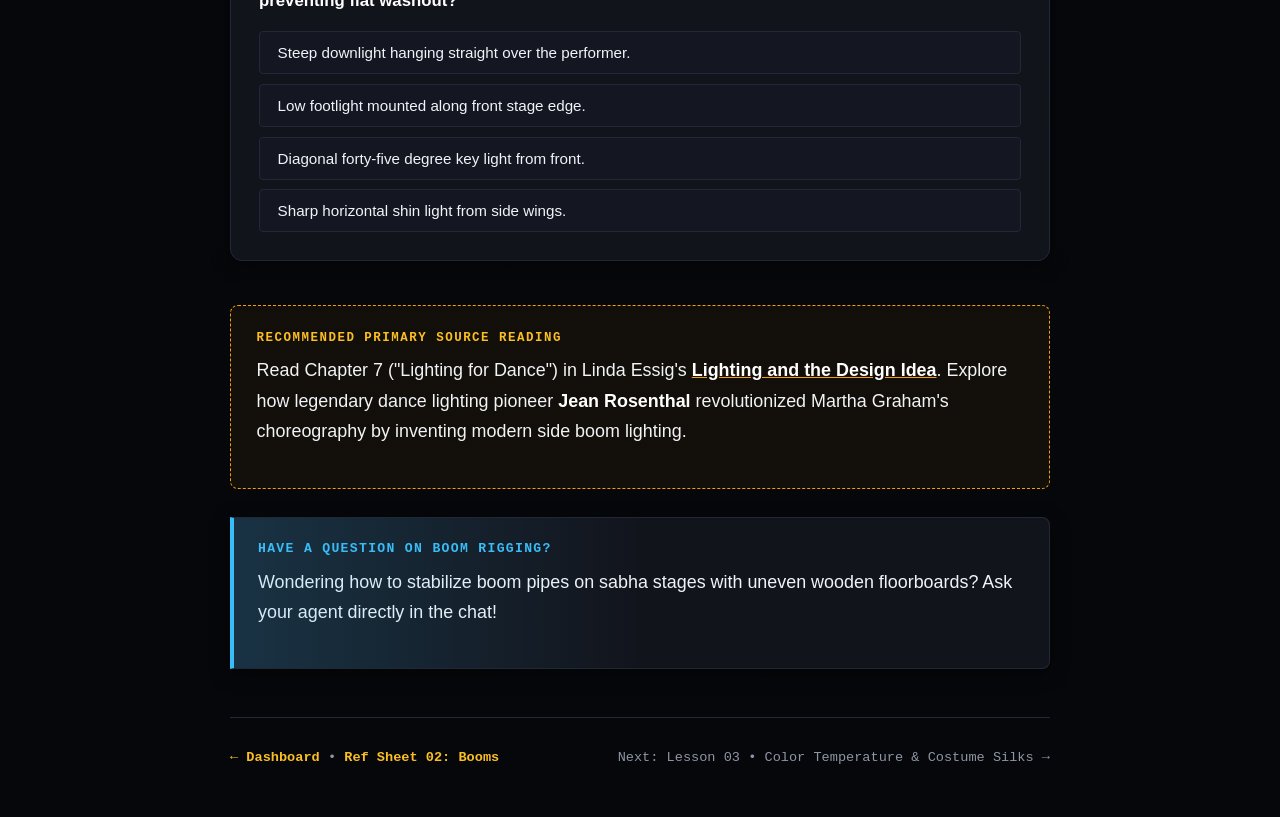
<file: lessons/0002-lighting-angles-and-dance-body-geometry.html>
<!DOCTYPE html>
<html lang="en">
<head>
  <meta charset="UTF-8">
  <meta name="viewport" content="width=device-width, initial-scale=1.0">
  <title>Lesson 02: Lighting Angles & Dance Body Geometry</title>
  <link rel="stylesheet" href="../assets/style.css">
  <style>
    .sim-display {
      display: flex;
      flex-direction: column;
      align-items: center;
      gap: 1rem;
    }
    #angleCanvas {
      width: 100%;
      height: 340px;
      background-color: #08090d;
      border-radius: 6px;
      border: 1px solid var(--border-console);
    }
    .angle-switches {
      display: grid;
      grid-template-columns: repeat(auto-fit, minmax(130px, 1fr));
      gap: 0.75rem;
      margin-top: 1.25rem;
    }
    .switch-card {
      background: #141722;
      border: 1px solid var(--border-console);
      border-radius: var(--radius-sm);
      padding: 0.75rem;
      cursor: pointer;
      transition: all 0.18s ease;
      display: flex;
      flex-direction: column;
      gap: 0.3rem;
    }
    .switch-card:hover {
      border-color: #3b4359;
    }
    .switch-card.active {
      border-color: var(--tungsten);
      background: #1d2130;
      box-shadow: 0 0 10px var(--tungsten-glow);
    }
    .switch-label {
      font-family: var(--font-mono);
      font-size: 0.75rem;
      font-weight: 700;
      color: var(--text-muted);
      text-transform: uppercase;
      letter-spacing: 0.08em;
    }
    .switch-card.active .switch-label {
      color: var(--tungsten-bright);
    }
    .switch-name {
      font-size: 0.9rem;
      font-weight: 600;
      color: #ffffff;
    }
    .anatomical-tracker {
      display: flex;
      flex-wrap: wrap;
      gap: 0.5rem;
      margin-top: 1rem;
      padding: 0.75rem 1rem;
      background: #10121a;
      border: 1px solid var(--border-console);
      border-radius: var(--radius-sm);
      font-family: var(--font-mono);
      font-size: 0.78rem;
    }
    .anat-tag {
      padding: 0.2rem 0.5rem;
      border-radius: 3px;
      background: #191c28;
      color: var(--text-dim);
      border: 1px solid #282d3e;
      transition: all 0.2s ease;
    }
    .anat-tag.lit {
      background: rgba(245, 158, 11, 0.15);
      color: var(--tungsten-bright);
      border-color: rgba(245, 158, 11, 0.4);
      box-shadow: 0 0 6px var(--tungsten-glow);
    }
  </style>
</head>
<body>
  <div class="container">
    <header>
      <span class="lesson-tag">Lesson 0002 &bull; Angles & Geometry</span>
      <h1>Lighting Angles & Dance Body Geometry</h1>
      <p class="subtitle">Why traditional theatrical front lighting fails dancers, and how wing boom trees sculpt form in motion.</p>
    </header>

    <section>
      <h2>The Theater vs. Dance Dilemma</h2>
      <p>
        In traditional spoken theater, actors stand relatively still and deliver dialogue. Lighting them is primarily about <strong>facial visibility</strong>: Stanley McCandless's classical system places fixtures at a 45° angle above and 45° to the side of the actor so their eyes and mouth are brightly illuminated without harsh nose shadows.
      </p>
      <p>
        Now place a Bharatanatyam, Kathak, or Odissi dancer on that same stage.
      </p>
      <p>
        Dance is <strong>kinetic sculpture in three-dimensional space</strong>. A classical Indian dancer does not just move their eyes and lips; their art lives in:
      </p>
      <ul>
        <li><strong>Araimandi:</strong> The fundamental half-sitting posture where knees turn outward, forming a dynamic diamond/triangle geometry.</li>
        <li><strong>Natyarambham & Hasthas:</strong> Arms held horizontally arched with intricate finger mudras creating shapes in space.</li>
        <li><strong>Tala & Adavus:</strong> Stomping footwork, heel strikes, and bronze ankle bells (<em>Salangai / Ghungroos</em>).</li>
      </ul>
      <p>
        If you only light this from the front, you commit the cardinal sin of dance design: <strong>the limbs dissolve into the torso, the footwork has zero visual pop, and large distracting actor shadows splatter across the upstage backdrop.</strong>
      </p>
    </section>

    <section>
      <h2>The Dance Lighting Secret: The Side Boom</h2>
      <p>
        To reveal a dancer's muscular tension and architectural body lines, professional dance designers turn off 80% of front lighting and bring up <strong>side lighting</strong> from vertical pipes (booms) hidden in the stage wings.
      </p>

      <div class="callout">
        <div class="callout-title">The Cross-Stage Physics Advantage</div>
        <p>Because side lights shoot straight horizontally across the stage into the opposite wing's black curtains, <strong>zero light touches the back cyclorama</strong>. The dancer pops in luminous 3D against an immaculate dark canvas.</p>
      </div>

      <h3>The Three Crucial Boom Heights</h3>
      <ol>
        <li>
          <strong>The Shin-Buster (1–2 ft off the deck):</strong>
          Mounted at ankle level, this fixture shoots dead across the floor. It lights the feet, ankle bells, and the crisp geometry of the <em>Araimandi</em> posture without washing out the dancer's face.
        </li>
        <li>
          <strong>The Mid-Side / Waist (4–5 ft high):</strong>
          Cuts across the hips, thighs, and lower hand mudras held in front of the belly.
        </li>
        <li>
          <strong>The Head / High-Side (8–10 ft high):</strong>
          Shoots at a downward diagonal across shoulders, upper arms, and neck, chiseling the torso without casting long floor shadows.
        </li>
      </ol>
    </section>

    <!-- Interactive Beam Simulator -->
    <section class="simulator-card">
      <div class="simulator-title">Interactive Angle Lab: Sculpting Dance Geometry</div>
      <div class="simulator-subtitle">Click fixtures below to activate individual light paths. Watch which anatomical zones get illuminated and whether shadows spill onto the backdrop.</div>

      <div class="sim-display">
        <canvas id="angleCanvas" width="720" height="340"></canvas>
      </div>

      <!-- Anatomical Coverage Indicator -->
      <div class="anatomical-tracker">
        <span style="color: var(--text-muted); margin-right: 0.5rem;">Lit Zones:</span>
        <span class="anat-tag" id="tagFace">Face (Abhinaya)</span>
        <span class="anat-tag" id="tagArms">Arms & Mudras</span>
        <span class="anat-tag" id="tagTorso">Torso Sculpture</span>
        <span class="anat-tag" id="tagKnees">Araimandi Knees</span>
        <span class="anat-tag" id="tagFeet">Feet & Ghungroos</span>
        <span class="anat-tag" id="tagRim">Silhouette Rim</span>
      </div>

      <!-- Fixture Toggles -->
      <div class="angle-switches">
        <div class="switch-card" id="swFOH">
          <span class="switch-label">Front Pipe</span>
          <span class="switch-name">45° FOH Key</span>
        </div>
        <div class="switch-card active" id="swHigh">
          <span class="switch-label">Wing Boom</span>
          <span class="switch-name">High Side (8ft)</span>
        </div>
        <div class="switch-card" id="swMid">
          <span class="switch-label">Wing Boom</span>
          <span class="switch-name">Mid Side (4ft)</span>
        </div>
        <div class="switch-card active" id="swShin">
          <span class="switch-label">Wing Deck</span>
          <span class="switch-name">Shin-Buster (1ft)</span>
        </div>
        <div class="switch-card active" id="swBack">
          <span class="switch-label">Overhead</span>
          <span class="switch-name">High Backlight</span>
        </div>
      </div>
    </section>

    <!-- Retrieval Quiz -->
    <section class="quiz-section">
      <div class="quiz-header">Check Your Knowledge: Storage Retrieval</div>
      <div class="quiz-instruction">Test your recall of fixture positions, angle geometry, and dance anatomy. Immediate feedback is provided.</div>
      <div id="quizContainer"></div>
    </section>

    <!-- Primary Source Card -->
    <section class="primary-source-card">
      <div class="primary-source-title">Recommended Primary Source Reading</div>
      <p>
        Read Chapter 7 ("Lighting for Dance") in Linda Essig's 
        <a href="https://www.routledge.com/Lighting-and-the-Design-Idea/Essig-Bocchino/p/book/9780367208943" target="_blank" rel="noopener">Lighting and the Design Idea</a>. Explore how legendary dance lighting pioneer <strong>Jean Rosenthal</strong> revolutionized Martha Graham's choreography by inventing modern side boom lighting.
      </p>
    </section>

    <div class="callout tip">
      <div class="callout-title">Have a Question on Boom Rigging?</div>
      <p>Wondering how to stabilize boom pipes on sabha stages with uneven wooden floorboards? Ask your agent directly in the chat!</p>
    </div>

    <footer class="lesson-footer">
      <span><a href="../index.html">&larr; Dashboard</a> &bull; <a href="../reference/dance-side-lighting-booms.html">Ref Sheet 02: Booms</a></span>
      <span>Next: Lesson 03 &bull; Color Temperature & Costume Silks &rarr;</span>
    </footer>
  </div>

  <script src="../assets/quiz.js"></script>
  <script>
    // --- Quiz Data (Strict Word Count Enforced) ---
    const quizData = [
      {
        question: "What is the primary operational advantage of placing shin-buster fixtures at deck level?",
        options: [
          "They illuminate rapid footwork without backdrop spill.",
          "They replace expensive overhead rigging with cheap cables.",
          "They warm up cold auditorium stages during winter.",
          "They automatically synchronize cues with live percussion beats."
        ],
        correct: 0,
        explanation: "Shin-busters shoot horizontally across the floorboards, vividly highlighting ankle bells (Salangai/Ghungroos) and footwork while passing harmlessly into the opposite wing drapes."
      },
      {
        question: "Why do dance lighting designers prefer side booms over front lights for limb definition?",
        options: [
          "Front lights consume significantly higher electrical line current.",
          "Side beams carve dynamic silhouettes through cross-stage shadows.",
          "Front lamps cause delicate silk garments to fade.",
          "Side fixtures never require regular bulb replacement maintenance."
        ],
        correct: 1,
        explanation: "Side light hits the sides of the limbs and torso, creating crisp edge highlights and directional shadows that reveal muscular tension and three-dimensional posture."
      },
      {
        question: "In an Indian classical dance recital, which angle preserves facial expressions while preventing flat washout?",
        options: [
          "Steep downlight hanging straight over the performer.",
          "Low footlight mounted along front stage edge.",
          "Diagonal forty-five degree key light from front.",
          "Sharp horizontal shin light from side wings."
        ],
        correct: 2,
        explanation: "A 45° front diagonal key provides essential facial visibility for Abhinaya (expressions) while casting subtle natural shadows that keep the nose and cheekbones dimensional."
      }
    ];

    initQuiz("quizContainer", quizData);

    // --- Interactive Angle Canvas Simulator ---
    const canvas = document.getElementById("angleCanvas");
    const ctx = canvas.getContext("2d");

    const state = {
      foh: false,
      highSide: true,
      midSide: false,
      shin: true,
      back: true
    };

    function updateTags() {
      document.getElementById("tagFace").classList.toggle("lit", state.foh);
      document.getElementById("tagArms").classList.toggle("lit", state.highSide || state.foh);
      document.getElementById("tagTorso").classList.toggle("lit", state.highSide || state.midSide);
      document.getElementById("tagKnees").classList.toggle("lit", state.midSide || state.shin);
      document.getElementById("tagFeet").classList.toggle("lit", state.shin);
      document.getElementById("tagRim").classList.toggle("lit", state.back);
    }

    function render() {
      const w = canvas.width;
      const h = canvas.height;
      ctx.clearRect(0, 0, w, h);

      // 1. Stage Floor & Backdrop
      const bgGrad = ctx.createLinearGradient(0, 0, 0, h);
      bgGrad.addColorStop(0, "#06070a");
      bgGrad.addColorStop(0.68, "#0e1119");
      bgGrad.addColorStop(0.68, "#151824");
      bgGrad.addColorStop(1, "#07080d");
      ctx.fillStyle = bgGrad;
      ctx.fillRect(0, 0, w, h);

      // Floor line
      ctx.strokeStyle = "#252b3d";
      ctx.lineWidth = 1;
      ctx.beginPath();
      ctx.moveTo(0, h * 0.68);
      ctx.lineTo(w, h * 0.68);
      ctx.stroke();

      const cx = w / 2;
      const cy = h * 0.64;

      // 2. FOH Shadow Spill on Backdrop
      if (state.foh) {
        ctx.save();
        ctx.fillStyle = "rgba(0, 0, 0, 0.55)";
        ctx.beginPath();
        // Displaced shadow cast behind on the back wall
        ctx.ellipse(cx + 40, cy - 20, 35, 75, 0.15, 0, Math.PI * 2);
        ctx.fill();

        // Warning annotation for FOH spill
        ctx.fillStyle = "rgba(225, 29, 72, 0.8)";
        ctx.font = "11px monospace";
        ctx.fillText("! FOH Backdrop Spill Shadow", cx + 45, cy - 80);
        ctx.restore();
      }

      // 3. Light Beams Visualized
      // Shin beam (deck level cross-shoot)
      if (state.shin) {
        const shinGrad = ctx.createLinearGradient(0, cy + 30, cx, cy + 30);
        shinGrad.addColorStop(0, "rgba(245, 158, 11, 0.28)");
        shinGrad.addColorStop(1, "rgba(245, 158, 11, 0.02)");
        ctx.fillStyle = shinGrad;
        ctx.beginPath();
        ctx.moveTo(0, cy + 28);
        ctx.lineTo(cx + 30, cy + 38);
        ctx.lineTo(cx - 30, cy + 38);
        ctx.lineTo(0, cy + 15);
        ctx.fill();
      }

      // High side beam
      if (state.highSide) {
        const highGrad = ctx.createLinearGradient(0, cy - 80, cx, cy - 30);
        highGrad.addColorStop(0, "rgba(245, 158, 11, 0.22)");
        highGrad.addColorStop(1, "rgba(245, 158, 11, 0.02)");
        ctx.fillStyle = highGrad;
        ctx.beginPath();
        ctx.moveTo(0, cy - 100);
        ctx.lineTo(cx + 25, cy - 10);
        ctx.lineTo(cx - 25, cy - 50);
        ctx.lineTo(0, cy - 70);
        ctx.fill();
      }

      // Backlight Halo
      if (state.back) {
        ctx.save();
        const halo = ctx.createRadialGradient(cx, cy - 70, 10, cx, cy - 40, 110);
        halo.addColorStop(0, "rgba(56, 189, 248, 0.35)");
        halo.addColorStop(1, "rgba(0, 0, 0, 0)");
        ctx.fillStyle = halo;
        ctx.beginPath();
        ctx.ellipse(cx, cy - 40, 75, 115, 0, 0, Math.PI * 2);
        ctx.fill();
        ctx.restore();
      }

      // 4. Dancer Classical Body
      ctx.save();
      ctx.translate(cx, cy);

      // Backlight rim stroke
      if (state.back) {
        ctx.strokeStyle = "rgba(56, 189, 248, 0.95)";
        ctx.lineWidth = 3;
        drawDancer(ctx);
        ctx.stroke();
      }

      // Base body fill
      ctx.fillStyle = state.foh ? "#755038" : "#1a1d26";
      drawDancer(ctx);
      ctx.fill();

      // Front 45 Key Lighting
      if (state.foh) {
        const fohGrad = ctx.createLinearGradient(-35, -80, 20, 20);
        fohGrad.addColorStop(0, "rgba(255, 220, 175, 0.75)");
        fohGrad.addColorStop(0.6, "rgba(255, 200, 140, 0.2)");
        fohGrad.addColorStop(1, "rgba(0, 0, 0, 0.65)");
        ctx.fillStyle = fohGrad;
        drawDancer(ctx);
        ctx.fill();
      }

      // High Side Sculpt (Torso & Head)
      if (state.highSide) {
        ctx.strokeStyle = "rgba(245, 158, 11, 0.85)";
        ctx.lineWidth = 2.5;
        // High arm highlight
        ctx.beginPath();
        ctx.moveTo(-45, -20); ctx.lineTo(-25, -42);
        ctx.moveTo(25, -42); ctx.lineTo(45, -20);
        // Neck/Head edge
        ctx.arc(0, -78, 14, Math.PI * 0.8, Math.PI * 1.2);
        ctx.stroke();
      }

      // Mid-Side Sculpt (Waist & Fan Pleat)
      if (state.midSide) {
        ctx.strokeStyle = "rgba(245, 158, 11, 0.75)";
        ctx.lineWidth = 3;
        ctx.beginPath();
        ctx.moveTo(-16, -10); ctx.lineTo(-28, 15);
        ctx.moveTo(16, -10); ctx.lineTo(28, 15);
        ctx.stroke();
      }

      // Shin Buster Sculpt (Knees & Feet / Bells)
      if (state.shin) {
        ctx.strokeStyle = "rgba(251, 191, 36, 1.0)";
        ctx.lineWidth = 3.5;
        ctx.beginPath();
        // Feet & Ankle bells highlight
        ctx.moveTo(-22, 42); ctx.lineTo(-8, 42);
        ctx.moveTo(8, 42); ctx.lineTo(22, 42);
        // Outer knee apex
        ctx.moveTo(-32, 18); ctx.lineTo(-24, 28);
        ctx.moveTo(32, 18); ctx.lineTo(24, 28);
        ctx.stroke();

        // Glowing ankle bell dots
        ctx.fillStyle = "#ffffff";
        ctx.beginPath();
        ctx.arc(-14, 38, 2.5, 0, Math.PI * 2);
        ctx.arc(14, 38, 2.5, 0, Math.PI * 2);
        ctx.fill();
      }

      ctx.restore();

      // Live Rig Status Label
      ctx.fillStyle = "rgba(255, 255, 255, 0.5)";
      ctx.font = "11px monospace";
      ctx.fillText("Rig Status: " + (state.shin ? "[SHIN OK] " : "") + (state.highSide ? "[HIGH OK] " : "") + (state.back ? "[RIM OK] " : "") + (state.foh ? "[FOH OK]" : ""), 15, 22);

      updateTags();
    }

    function drawDancer(c) {
      c.beginPath();
      // Head & Bun
      c.arc(0, -78, 14, 0, Math.PI * 2);
      c.arc(9, -86, 7, 0, Math.PI * 2);
      // Neck & Torso
      c.moveTo(-6, -64);
      c.lineTo(6, -64);
      c.lineTo(12, -45);
      c.lineTo(7, -15);
      // Arms (Natyarambham)
      c.lineTo(26, -40);
      c.lineTo(44, -25);
      c.lineTo(38, -20);
      c.lineTo(12, -35);
      // Araimandi Legs
      c.lineTo(16, 0);
      c.lineTo(32, 20); // Knee
      c.lineTo(18, 42); // Foot
      c.lineTo(0, 38);
      c.lineTo(-18, 42);
      c.lineTo(-32, 20);
      c.lineTo(-16, 0);
      // Left Arm
      c.lineTo(-12, -35);
      c.lineTo(-38, -20);
      c.lineTo(-44, -25);
      c.lineTo(-26, -40);
      c.closePath();
    }

    // Toggle Handlers
    function bindSwitch(id, prop) {
      const el = document.getElementById(id);
      el.addEventListener("click", () => {
        state[prop] = !state[prop];
        el.classList.toggle("active", state[prop]);
        render();
      });
      el.classList.toggle("active", state[prop]);
    }

    bindSwitch("swFOH", "foh");
    bindSwitch("swHigh", "highSide");
    bindSwitch("swMid", "midSide");
    bindSwitch("swShin", "shin");
    bindSwitch("swBack", "back");

    render();
  </script>
</body>
</html>
</file>
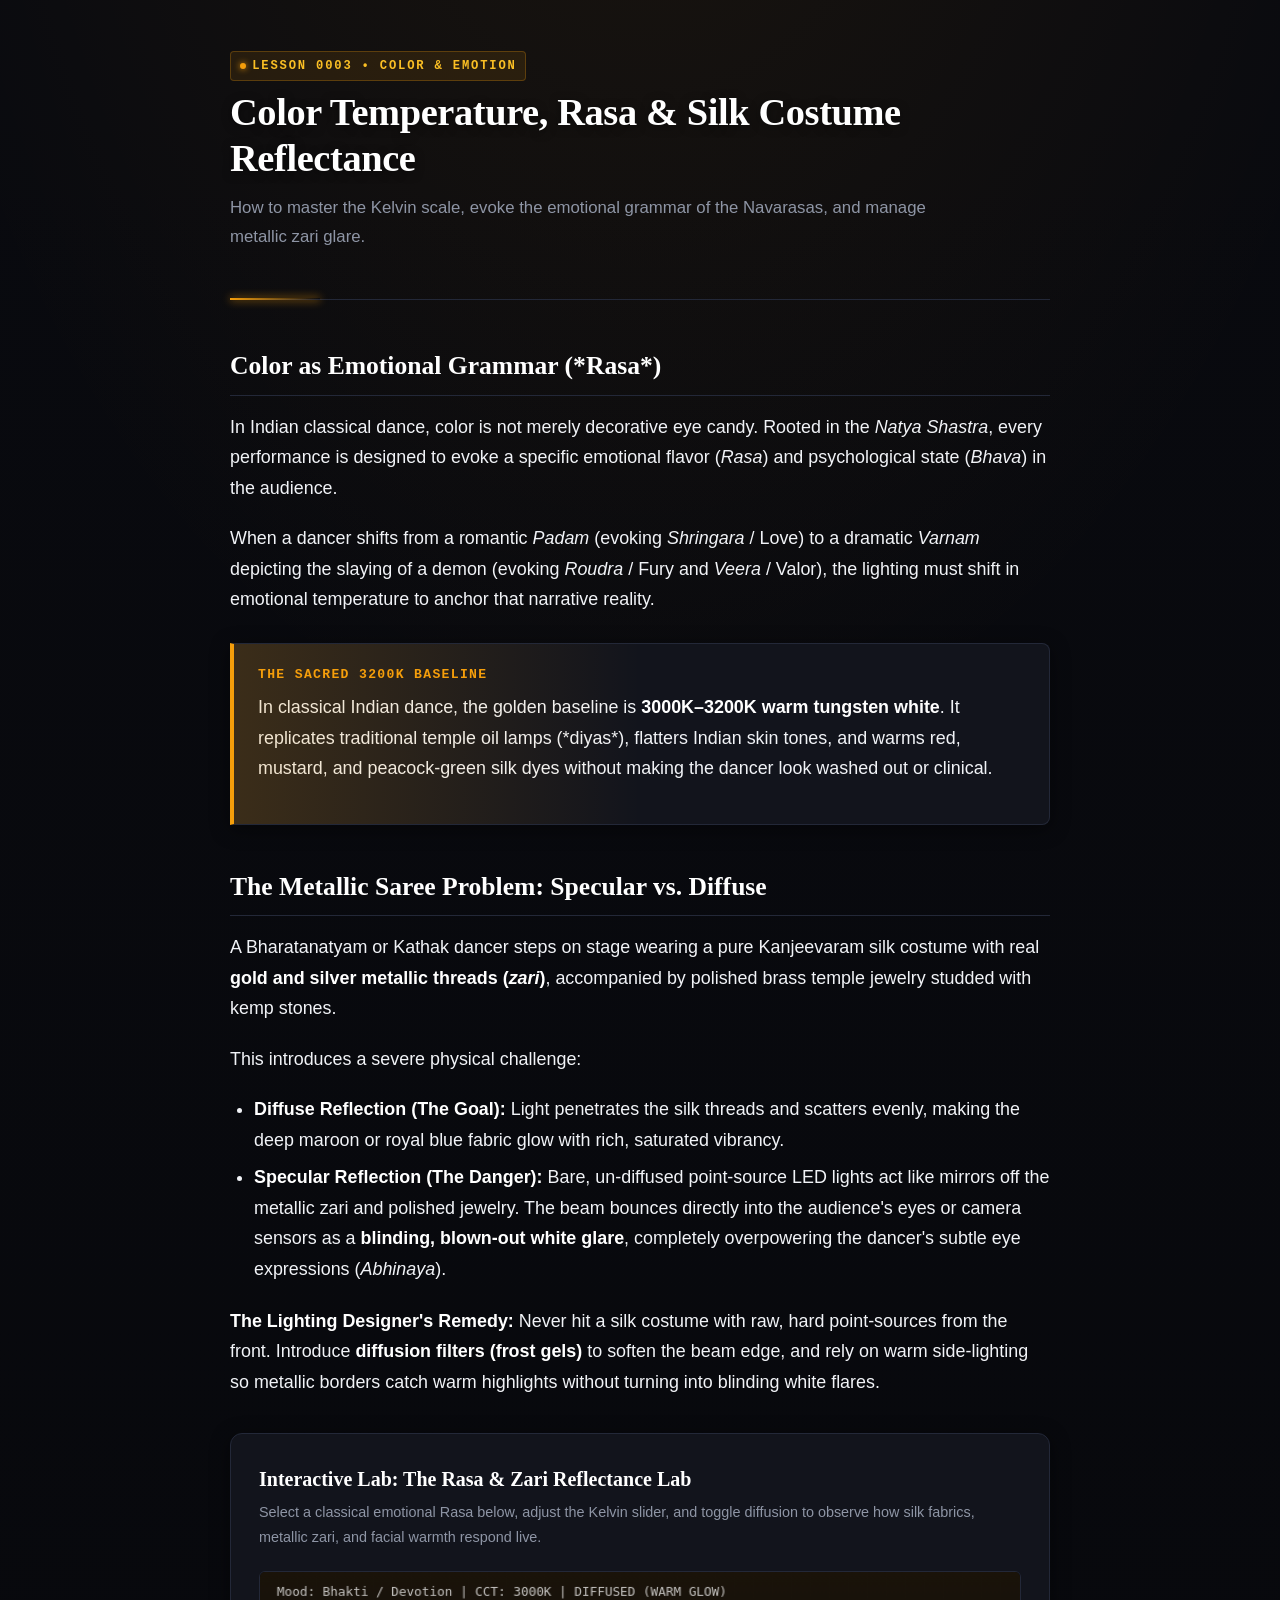
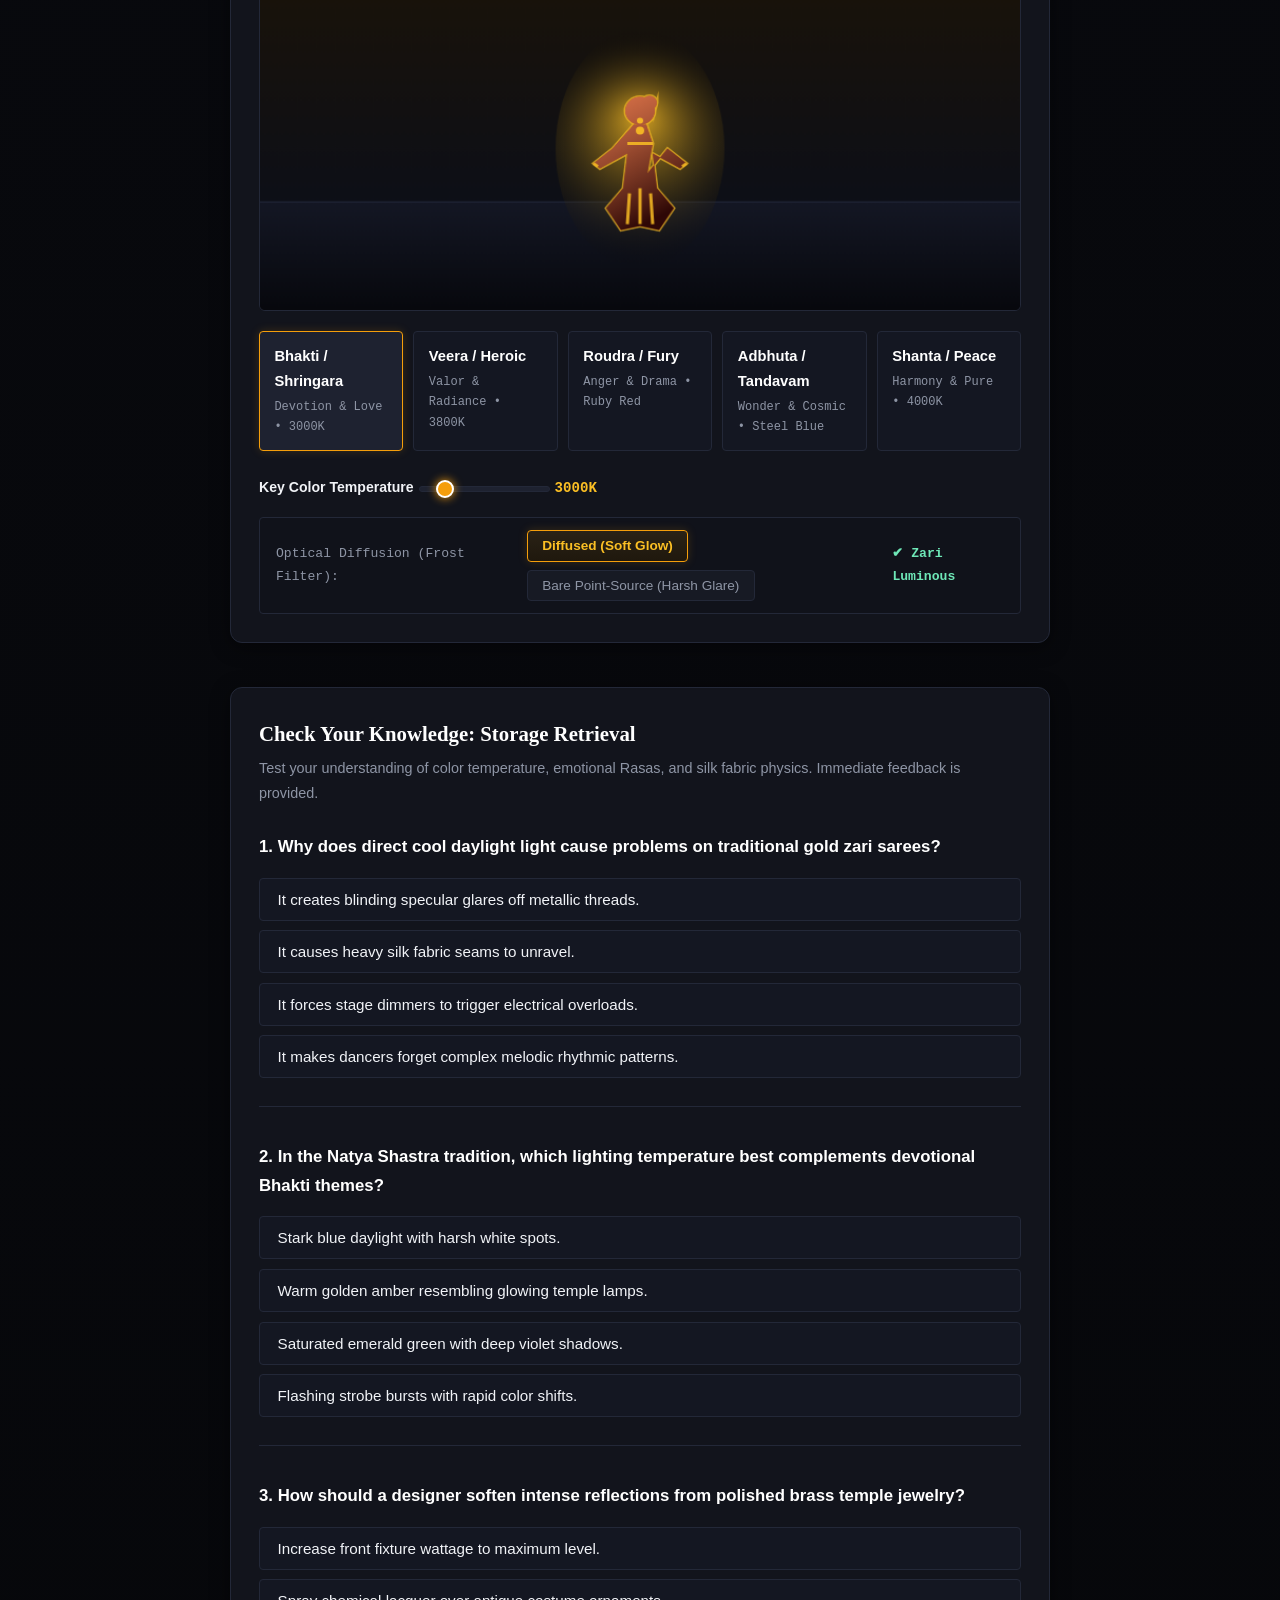
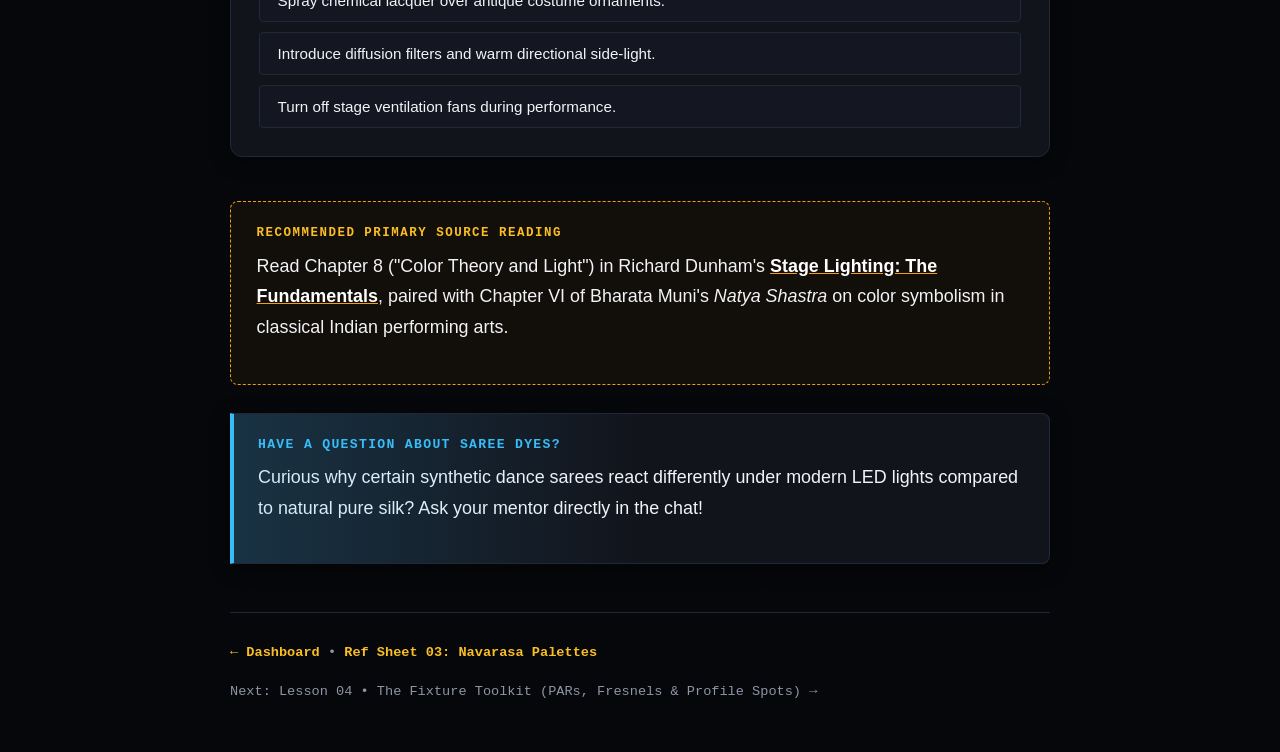
<file: lessons/0003-color-temperature-rasa-and-silk-reflectance.html>
<!DOCTYPE html>
<html lang="en">
<head>
  <meta charset="UTF-8">
  <meta name="viewport" content="width=device-width, initial-scale=1.0">
  <title>Lesson 03: Color Temperature, Rasa & Silk Costume Reflectance</title>
  <link rel="stylesheet" href="../assets/style.css">
  <style>
    .sim-display {
      display: flex;
      flex-direction: column;
      align-items: center;
      gap: 1rem;
    }
    #colorCanvas {
      width: 100%;
      height: 340px;
      background-color: #08090d;
      border-radius: 6px;
      border: 1px solid var(--border-console);
    }
    .rasa-grid {
      display: grid;
      grid-template-columns: repeat(auto-fit, minmax(140px, 1fr));
      gap: 0.65rem;
      margin: 1.25rem 0;
    }
    .rasa-card {
      background: #141722;
      border: 1px solid var(--border-console);
      border-radius: var(--radius-sm);
      padding: 0.75rem 0.9rem;
      cursor: pointer;
      transition: all 0.18s ease;
      display: flex;
      flex-direction: column;
      gap: 0.2rem;
    }
    .rasa-card:hover {
      border-color: #3b4359;
    }
    .rasa-card.active {
      border-color: var(--tungsten);
      background: #1e2230;
      box-shadow: 0 0 10px var(--tungsten-glow);
    }
    .rasa-name {
      font-size: 0.92rem;
      font-weight: 700;
      color: #ffffff;
    }
    .rasa-desc {
      font-size: 0.75rem;
      color: var(--text-muted);
      font-family: var(--font-mono);
    }
    .kelvin-readout {
      font-family: var(--font-mono);
      font-size: 0.88rem;
      color: var(--tungsten-bright);
      font-weight: 700;
    }
    .fabric-meter {
      display: flex;
      align-items: center;
      justify-content: space-between;
      padding: 0.75rem 1rem;
      background: #10121a;
      border: 1px solid var(--border-console);
      border-radius: var(--radius-sm);
      margin-top: 1rem;
      font-family: var(--font-mono);
      font-size: 0.82rem;
    }
  </style>
</head>
<body>
  <div class="container">
    <header>
      <span class="lesson-tag">Lesson 0003 &bull; Color & Emotion</span>
      <h1>Color Temperature, Rasa & Silk Costume Reflectance</h1>
      <p class="subtitle">How to master the Kelvin scale, evoke the emotional grammar of the Navarasas, and manage metallic zari glare.</p>
    </header>

    <section>
      <h2>Color as Emotional Grammar (*Rasa*)</h2>
      <p>
        In Indian classical dance, color is not merely decorative eye candy. Rooted in the <em>Natya Shastra</em>, every performance is designed to evoke a specific emotional flavor (<em>Rasa</em>) and psychological state (<em>Bhava</em>) in the audience.
      </p>
      <p>
        When a dancer shifts from a romantic <em>Padam</em> (evoking <em>Shringara</em> / Love) to a dramatic <em>Varnam</em> depicting the slaying of a demon (evoking <em>Roudra</em> / Fury and <em>Veera</em> / Valor), the lighting must shift in emotional temperature to anchor that narrative reality.
      </p>

      <div class="callout">
        <div class="callout-title">The Sacred 3200K Baseline</div>
        <p>In classical Indian dance, the golden baseline is <strong>3000K–3200K warm tungsten white</strong>. It replicates traditional temple oil lamps (*diyas*), flatters Indian skin tones, and warms red, mustard, and peacock-green silk dyes without making the dancer look washed out or clinical.</p>
      </div>
    </section>

    <section>
      <h2>The Metallic Saree Problem: Specular vs. Diffuse</h2>
      <p>
        A Bharatanatyam or Kathak dancer steps on stage wearing a pure Kanjeevaram silk costume with real <strong>gold and silver metallic threads (<em>zari</em>)</strong>, accompanied by polished brass temple jewelry studded with kemp stones.
      </p>
      <p>
        This introduces a severe physical challenge:
      </p>
      <ul>
        <li><strong>Diffuse Reflection (The Goal):</strong> Light penetrates the silk threads and scatters evenly, making the deep maroon or royal blue fabric glow with rich, saturated vibrancy.</li>
        <li><strong>Specular Reflection (The Danger):</strong> Bare, un-diffused point-source LED lights act like mirrors off the metallic zari and polished jewelry. The beam bounces directly into the audience's eyes or camera sensors as a <strong>blinding, blown-out white glare</strong>, completely overpowering the dancer's subtle eye expressions (<em>Abhinaya</em>).</li>
      </ul>
      <p>
        <strong>The Lighting Designer's Remedy:</strong> Never hit a silk costume with raw, hard point-sources from the front. Introduce <strong>diffusion filters (frost gels)</strong> to soften the beam edge, and rely on warm side-lighting so metallic borders catch warm highlights without turning into blinding white flares.
      </p>
    </section>

    <!-- Interactive Simulator -->
    <section class="simulator-card">
      <div class="simulator-title">Interactive Lab: The Rasa & Zari Reflectance Lab</div>
      <div class="simulator-subtitle">Select a classical emotional Rasa below, adjust the Kelvin slider, and toggle diffusion to observe how silk fabrics, metallic zari, and facial warmth respond live.</div>

      <div class="sim-display">
        <canvas id="colorCanvas" width="720" height="340"></canvas>
      </div>

      <!-- Rasa Mood Selectors -->
      <div class="rasa-grid">
        <div class="rasa-card active" id="rasaBhakti">
          <span class="rasa-name">Bhakti / Shringara</span>
          <span class="rasa-desc">Devotion & Love &bull; 3000K</span>
        </div>
        <div class="rasa-card" id="rasaVeera">
          <span class="rasa-name">Veera / Heroic</span>
          <span class="rasa-desc">Valor & Radiance &bull; 3800K</span>
        </div>
        <div class="rasa-card" id="rasaRoudra">
          <span class="rasa-name">Roudra / Fury</span>
          <span class="rasa-desc">Anger & Drama &bull; Ruby Red</span>
        </div>
        <div class="rasa-card" id="rasaAdbhuta">
          <span class="rasa-name">Adbhuta / Tandavam</span>
          <span class="rasa-desc">Wonder & Cosmic &bull; Steel Blue</span>
        </div>
        <div class="rasa-card" id="rasaShanta">
          <span class="rasa-name">Shanta / Peace</span>
          <span class="rasa-desc">Harmony & Pure &bull; 4000K</span>
        </div>
      </div>

      <!-- Kelvin Slider & Diffusion Toggle -->
      <div style="margin-top: 1.25rem;">
        <div class="slider-row">
          <label style="font-family: var(--font-sans); font-size: 0.88rem; font-weight: 600;">Key Color Temperature</label>
          <input type="range" id="kelvinSlider" min="2400" max="6500" value="3000" step="100" style="flex: 1;">
          <span class="kelvin-readout" id="kelvinVal">3000K</span>
        </div>
      </div>

      <div class="fabric-meter">
        <div style="display: flex; align-items: center; gap: 0.75rem;">
          <span style="color: var(--text-muted);">Optical Diffusion (Frost Filter):</span>
          <div class="button-group">
            <button class="btn active" id="btnDiffSoft">Diffused (Soft Glow)</button>
            <button class="btn" id="btnDiffBare">Bare Point-Source (Harsh Glare)</button>
          </div>
        </div>
        <span id="glareStatus" style="color: #6ee7b7; font-weight: 600;">✔ Zari Luminous</span>
      </div>
    </section>

    <!-- Retrieval Quiz -->
    <section class="quiz-section">
      <div class="quiz-header">Check Your Knowledge: Storage Retrieval</div>
      <div class="quiz-instruction">Test your understanding of color temperature, emotional Rasas, and silk fabric physics. Immediate feedback is provided.</div>
      <div id="quizContainer"></div>
    </section>

    <!-- Primary Source Card -->
    <section class="primary-source-card">
      <div class="primary-source-title">Recommended Primary Source Reading</div>
      <p>
        Read Chapter 8 ("Color Theory and Light") in Richard Dunham's 
        <a href="https://www.routledge.com/Stage-Lighting-The-Fundamentals/Dunham/p/book/9780367468163" target="_blank" rel="noopener">Stage Lighting: The Fundamentals</a>, paired with Chapter VI of Bharata Muni's <em>Natya Shastra</em> on color symbolism in classical Indian performing arts.
      </p>
    </section>

    <div class="callout tip">
      <div class="callout-title">Have a Question About Saree Dyes?</div>
      <p>Curious why certain synthetic dance sarees react differently under modern LED lights compared to natural pure silk? Ask your mentor directly in the chat!</p>
    </div>

    <footer class="lesson-footer">
      <span><a href="../index.html">&larr; Dashboard</a> &bull; <a href="../reference/rasa-and-color-palettes.html">Ref Sheet 03: Navarasa Palettes</a></span>
      <span>Next: Lesson 04 &bull; The Fixture Toolkit (PARs, Fresnels & Profile Spots) &rarr;</span>
    </footer>
  </div>

  <script src="../assets/quiz.js"></script>
  <script>
    // --- Quiz Data (Strict Word Count Enforced) ---
    const quizData = [
      {
        question: "Why does direct cool daylight light cause problems on traditional gold zari sarees?",
        options: [
          "It creates blinding specular glares off metallic threads.",
          "It causes heavy silk fabric seams to unravel.",
          "It forces stage dimmers to trigger electrical overloads.",
          "It makes dancers forget complex melodic rhythmic patterns."
        ],
        correct: 0,
        explanation: "Bare cool daylight produces intense specular reflections off metallic gold/silver zari threads, causing blinding white glare that overpowers the dancer's facial expressions."
      },
      {
        question: "In the Natya Shastra tradition, which lighting temperature best complements devotional Bhakti themes?",
        options: [
          "Stark blue daylight with harsh white spots.",
          "Warm golden amber resembling glowing temple lamps.",
          "Saturated emerald green with deep violet shadows.",
          "Flashing strobe bursts with rapid color shifts."
        ],
        correct: 1,
        explanation: "Warm golden amber (2800K–3200K) mirrors the sacred ambiance of sanctum oil lamps (diyas), warming natural skin tones and rich devotional silks."
      },
      {
        question: "How should a designer soften intense reflections from polished brass temple jewelry?",
        options: [
          "Increase front fixture wattage to maximum level.",
          "Spray chemical lacquer over antique costume ornaments.",
          "Introduce diffusion filters and warm directional side-light.",
          "Turn off stage ventilation fans during performance."
        ],
        correct: 2,
        explanation: "Diffusion filters (frost gels) scatter direct light rays, converting harsh specular pinpoints into a soft, luminous glow that preserves jewelry details without blinding audience eyes."
      }
    ];

    initQuiz("quizContainer", quizData);

    // --- Interactive Color & Rasa Canvas Simulator ---
    const canvas = document.getElementById("colorCanvas");
    const ctx = canvas.getContext("2d");

    let currentRasa = "bhakti";
    let kelvin = 3000;
    let isDiffused = true;

    const rasaConfigs = {
      bhakti: { kelvin: 3000, cyc: "#1a1309", rim: "rgba(251, 191, 36, 0.7)", fabricBase: [170, 40, 50], name: "Bhakti / Devotion" },
      veera: { kelvin: 3800, cyc: "#1e1708", rim: "rgba(245, 158, 11, 0.8)", fabricBase: [190, 130, 20], name: "Veera / Valor" },
      roudra: { kelvin: 2800, cyc: "#33080c", rim: "rgba(225, 29, 72, 0.9)", fabricBase: [150, 15, 25], name: "Roudra / Fury" },
      adbhuta: { kelvin: 5000, cyc: "#09172c", rim: "rgba(56, 189, 248, 0.95)", fabricBase: [30, 70, 140], name: "Adbhuta / Tandavam" },
      shanta: { kelvin: 4000, cyc: "#101622", rim: "rgba(226, 232, 240, 0.7)", fabricBase: [210, 200, 180], name: "Shanta / Peace" }
    };

    function kelvinToRGB(k) {
      let temp = k / 100;
      let r, g, b;

      if (temp <= 66) {
        r = 255;
        g = 99.4708025861 * Math.log(temp) - 161.1195681661;
        b = temp <= 19 ? 0 : 138.5177312231 * Math.log(temp - 10) - 305.0447927307;
      } else {
        r = 329.698727446 * Math.pow(temp - 60, -0.1332047592);
        g = 288.1221695283 * Math.pow(temp - 60, -0.0755148492);
        b = 255;
      }
      return [
        Math.min(255, Math.max(0, Math.round(r))),
        Math.min(255, Math.max(0, Math.round(g))),
        Math.min(255, Math.max(0, Math.round(b)))
      ];
    }

    function render() {
      const w = canvas.width;
      const h = canvas.height;
      ctx.clearRect(0, 0, w, h);

      const cfg = rasaConfigs[currentRasa];
      const rgb = kelvinToRGB(kelvin);
      const lightRGB = `rgb(${rgb[0]}, ${rgb[1]}, ${rgb[2]})`;

      // 1. Stage Backdrop with Rasa wash
      const bg = ctx.createLinearGradient(0, 0, 0, h);
      bg.addColorStop(0, cfg.cyc);
      bg.addColorStop(0.68, "#0d0f17");
      bg.addColorStop(0.68, "#141724");
      bg.addColorStop(1, "#07080d");
      ctx.fillStyle = bg;
      ctx.fillRect(0, 0, w, h);

      // Floor line
      ctx.strokeStyle = "#252b3d";
      ctx.lineWidth = 1;
      ctx.beginPath();
      ctx.moveTo(0, h * 0.68);
      ctx.lineTo(w, h * 0.68);
      ctx.stroke();

      const cx = w / 2;
      const cy = h * 0.64;

      // 2. Backlight Halo
      ctx.save();
      const halo = ctx.createRadialGradient(cx, cy - 70, 10, cx, cy - 40, 120);
      halo.addColorStop(0, cfg.rim);
      halo.addColorStop(1, "rgba(0, 0, 0, 0)");
      ctx.fillStyle = halo;
      ctx.beginPath();
      ctx.ellipse(cx, cy - 40, 80, 120, 0, 0, Math.PI * 2);
      ctx.fill();
      ctx.restore();

      // 3. Dancer Base Silhouette
      ctx.save();
      ctx.translate(cx, cy);

      // Rim light stroke
      ctx.strokeStyle = cfg.rim;
      ctx.lineWidth = 3;
      drawClassicalDancer(ctx);
      ctx.stroke();

      // Saree Fabric Tone modulated by Kelvin
      const fb = cfg.fabricBase;
      const krFactor = rgb[0] / 255;
      const kgFactor = rgb[1] / 255;
      const kbFactor = rgb[2] / 255;
      const finalR = Math.round(fb[0] * krFactor * 0.9);
      const finalG = Math.round(fb[1] * kgFactor * 0.9);
      const finalB = Math.round(fb[2] * kbFactor * 0.9);

      ctx.fillStyle = `rgb(${finalR}, ${finalG}, ${finalB})`;
      drawClassicalDancer(ctx);
      ctx.fill();

      // Soft Warm Front Fill
      const frontGrad = ctx.createLinearGradient(-35, -80, 25, 25);
      frontGrad.addColorStop(0, `rgba(${rgb[0]}, ${rgb[1]}, ${rgb[2]}, 0.55)`);
      frontGrad.addColorStop(1, "rgba(0, 0, 0, 0.7)");
      ctx.fillStyle = frontGrad;
      drawClassicalDancer(ctx);
      ctx.fill();

      // 4. Metallic Zari Border & Jewelry Simulation
      // Saree fan pleat & border zari path
      ctx.lineWidth = 3;
      if (isDiffused) {
        // Soft, rich golden glow
        ctx.strokeStyle = `rgba(251, 191, 36, 0.85)`;
        drawZariBorders(ctx);
        ctx.stroke();

        // Jewelry warm shimmer
        ctx.fillStyle = "rgba(251, 191, 36, 0.9)";
        ctx.beginPath();
        ctx.arc(0, -68, 3, 0, Math.PI * 2); // Temple necklace
        ctx.arc(0, -58, 4, 0, Math.PI * 2); // Long mala
        ctx.fill();
      } else {
        // Bare point source -> Severe Specular Glare Flare
        ctx.strokeStyle = `rgba(255, 255, 255, 1.0)`;
        drawZariBorders(ctx);
        ctx.stroke();

        // Blinding white specular flares on jewelry
        drawFlare(ctx, -8, -68, 12);
        drawFlare(ctx, 4, -58, 14);
        drawFlare(ctx, -14, 38, 10); // Ankle bell glare
        drawFlare(ctx, 14, 38, 10);
      }

      ctx.restore();

      // Canvas Status Info
      ctx.fillStyle = "rgba(255, 255, 255, 0.75)";
      ctx.font = "12px monospace";
      ctx.fillText(`Mood: ${cfg.name} | CCT: ${kelvin}K | ${isDiffused ? "DIFFUSED (WARM GLOW)" : "! HARSH GLARE (SPECULAR)"}`, 16, 24);
    }

    function drawFlare(c, x, y, size) {
      c.save();
      c.fillStyle = "rgba(255, 255, 255, 0.95)";
      c.beginPath();
      c.arc(x, y, size * 0.35, 0, Math.PI * 2);
      c.fill();
      c.strokeStyle = "rgba(255, 255, 255, 0.85)";
      c.lineWidth = 1.5;
      c.beginPath();
      c.moveTo(x - size, y); c.lineTo(x + size, y);
      c.moveTo(x, y - size); c.lineTo(x, y + size);
      c.stroke();
      c.restore();
    }

    function drawZariBorders(c) {
      c.beginPath();
      // Fan pleats zari line
      c.moveTo(0, 0); c.lineTo(0, 36);
      c.moveTo(-10, 5); c.lineTo(-12, 36);
      c.moveTo(10, 5); c.lineTo(12, 36);
      // Sleeve borders
      c.moveTo(-40, -22); c.lineTo(-44, -25);
      c.moveTo(40, -22); c.lineTo(44, -25);
      // Shoulder border
      c.moveTo(-12, -45); c.lineTo(12, -45);
    }

    function drawClassicalDancer(c) {
      c.beginPath();
      // Head & Bun
      c.arc(0, -78, 14, 0, Math.PI * 2);
      c.arc(9, -86, 7, 0, Math.PI * 2);
      // Torso
      c.moveTo(-6, -64);
      c.lineTo(6, -64);
      c.lineTo(12, -45);
      c.lineTo(7, -15);
      // Arms (Natyarambham)
      c.lineTo(26, -40);
      c.lineTo(44, -25);
      c.lineTo(38, -20);
      c.lineTo(12, -35);
      // Araimandi Legs
      c.lineTo(16, 0);
      c.lineTo(32, 20);
      c.lineTo(18, 42);
      c.lineTo(0, 38);
      c.lineTo(-18, 42);
      c.lineTo(-32, 20);
      c.lineTo(-16, 0);
      // Left Arm
      c.lineTo(-12, -35);
      c.lineTo(-38, -20);
      c.lineTo(-44, -25);
      c.lineTo(-26, -40);
      c.closePath();
    }

    // Controls
    const rasas = ["Bhakti", "Veera", "Roudra", "Adbhuta", "Shanta"];
    rasas.forEach(r => {
      const key = r.toLowerCase();
      const el = document.getElementById("rasa" + r);
      el.addEventListener("click", () => {
        currentRasa = key;
        rasas.forEach(other => document.getElementById("rasa" + other).classList.toggle("active", other === r));
        const targetK = rasaConfigs[key].kelvin;
        kelvin = targetK;
        document.getElementById("kelvinSlider").value = targetK;
        document.getElementById("kelvinVal").textContent = targetK + "K";
        render();
      });
    });

    const kelvinSlider = document.getElementById("kelvinSlider");
    const kelvinVal = document.getElementById("kelvinVal");
    kelvinSlider.addEventListener("input", (e) => {
      kelvin = parseInt(e.target.value, 10);
      kelvinVal.textContent = kelvin + "K";
      render();
    });

    const btnDiffSoft = document.getElementById("btnDiffSoft");
    const btnDiffBare = document.getElementById("btnDiffBare");
    const glareStatus = document.getElementById("glareStatus");

    btnDiffSoft.addEventListener("click", () => {
      isDiffused = true;
      btnDiffSoft.classList.add("active");
      btnDiffBare.classList.remove("active");
      glareStatus.textContent = "✔ Zari Luminous (No Glare)";
      glareStatus.style.color = "#6ee7b7";
      render();
    });

    btnDiffBare.addEventListener("click", () => {
      isDiffused = false;
      btnDiffBare.classList.add("active");
      btnDiffSoft.classList.remove("active");
      glareStatus.textContent = "⚠ Severe Specular Glare";
      glareStatus.style.color = "#fda4af";
      render();
    });

    render();
  </script>
</body>
</html>
</file>
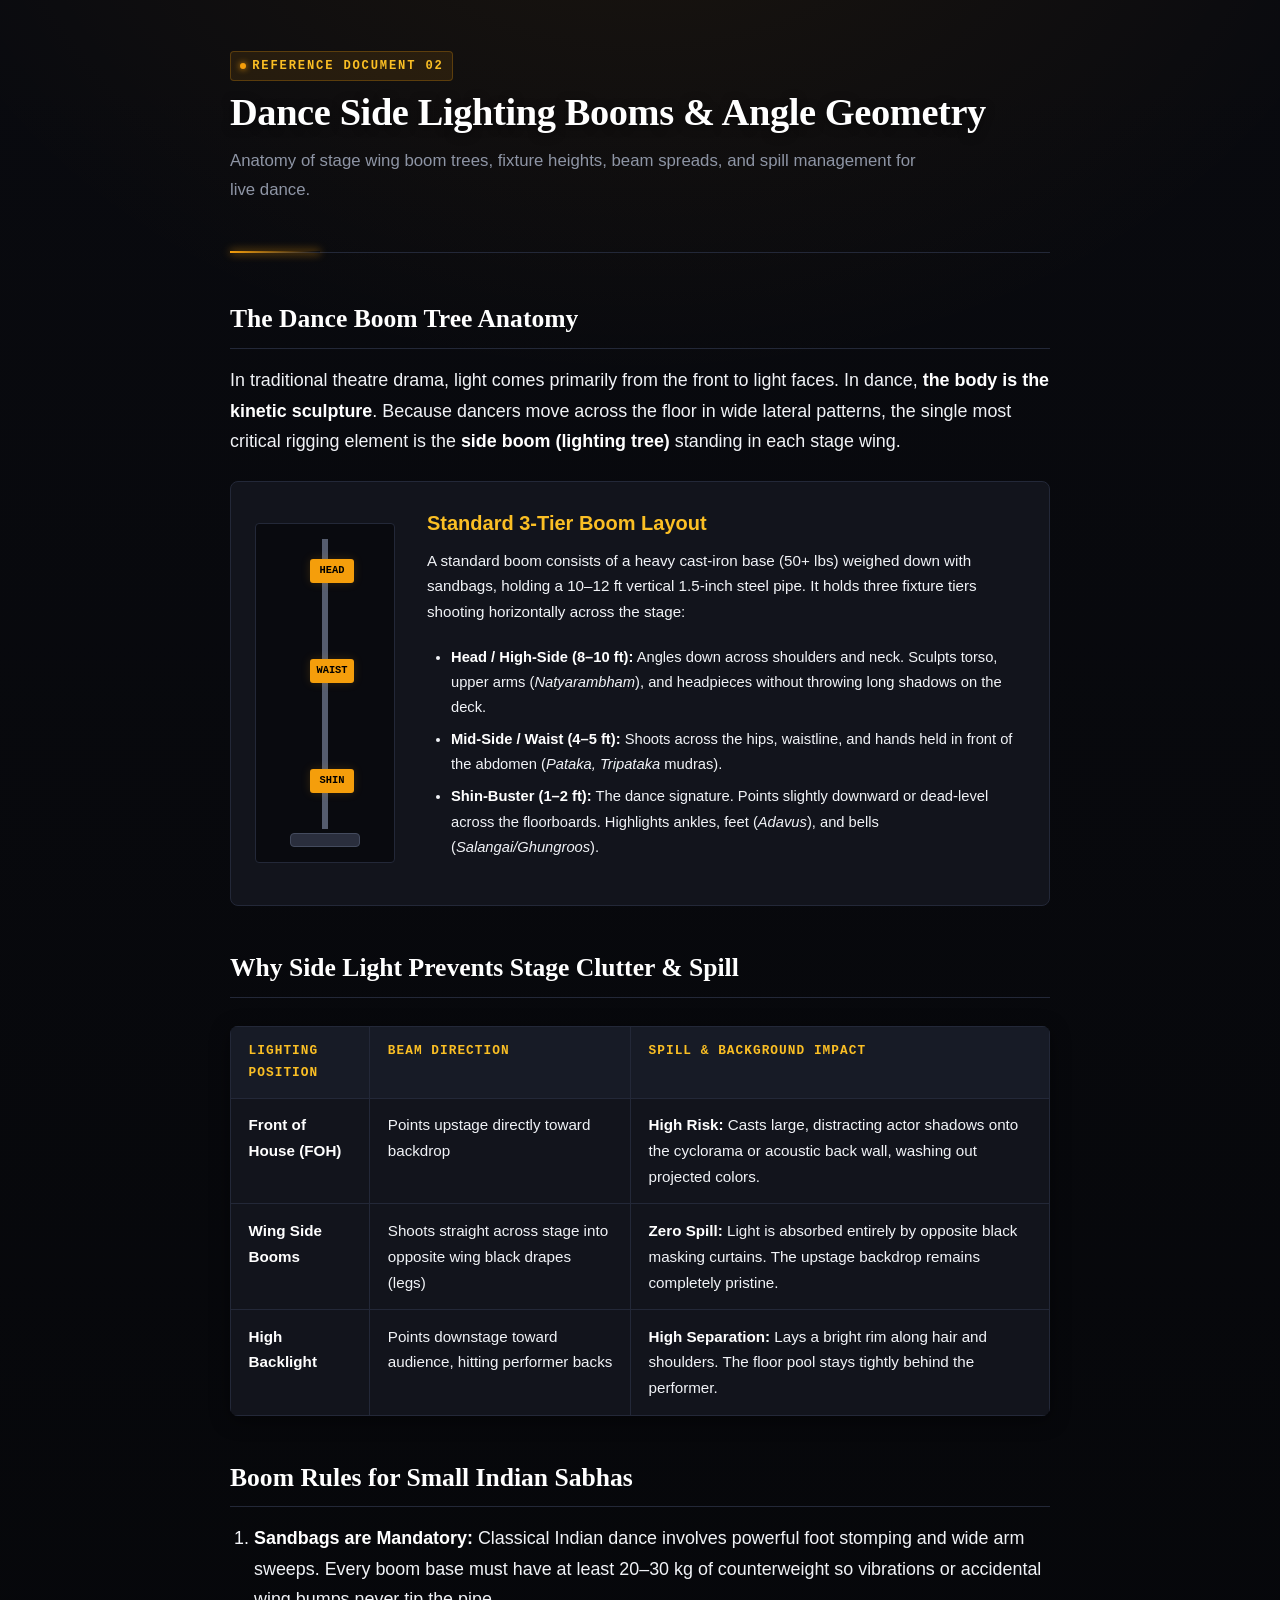
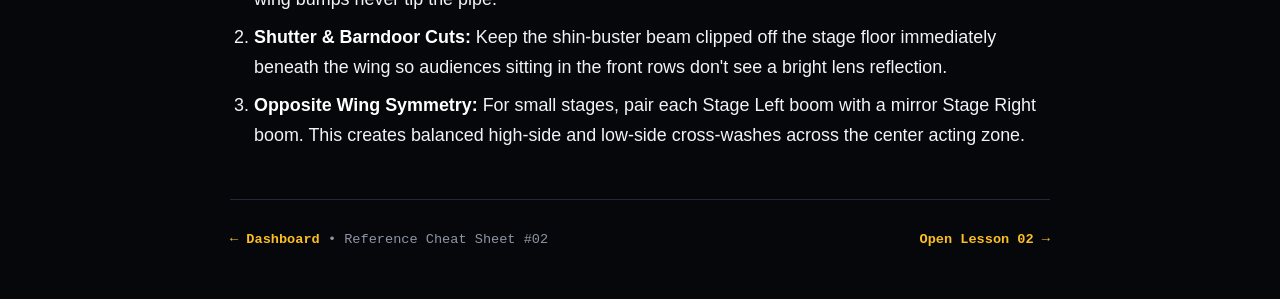
<file: reference/dance-side-lighting-booms.html>
<!DOCTYPE html>
<html lang="en">
<head>
  <meta charset="UTF-8">
  <meta name="viewport" content="width=device-width, initial-scale=1.0">
  <title>Reference: Dance Side Lighting Booms & Angle Geometry</title>
  <link rel="stylesheet" href="../assets/style.css">
  <style>
    .boom-diagram {
      background: var(--bg-booth);
      border: 1px solid var(--border-console);
      border-radius: var(--radius-md);
      padding: 1.5rem;
      margin: 1.5rem 0;
      display: flex;
      gap: 2rem;
      align-items: center;
      flex-wrap: wrap;
    }
    .boom-visual {
      width: 140px;
      height: 340px;
      position: relative;
      background: #090a0f;
      border: 1px solid var(--border-console);
      border-radius: var(--radius-sm);
      display: flex;
      flex-direction: column;
      align-items: center;
    }
    .boom-pipe {
      width: 6px;
      height: 290px;
      background: #555c6e;
      position: absolute;
      top: 15px;
    }
    .boom-base {
      width: 70px;
      height: 14px;
      background: #2a2e3d;
      border-radius: 4px;
      position: absolute;
      bottom: 15px;
      border: 1px solid #444b5e;
    }
    .fixture-box {
      width: 44px;
      height: 24px;
      background: var(--tungsten);
      border-radius: 3px;
      position: absolute;
      left: 54px;
      display: flex;
      align-items: center;
      justify-content: center;
      font-family: var(--font-mono);
      font-size: 0.65rem;
      font-weight: 700;
      color: #000000;
      box-shadow: 0 0 10px var(--tungsten-glow);
    }
    .fix-head { top: 35px; }
    .fix-waist { top: 135px; }
    .fix-shin { top: 245px; }
  </style>
</head>
<body>
  <div class="container">
    <header>
      <span class="lesson-tag">Reference Document 02</span>
      <h1>Dance Side Lighting Booms & Angle Geometry</h1>
      <p class="subtitle">Anatomy of stage wing boom trees, fixture heights, beam spreads, and spill management for live dance.</p>
    </header>

    <section>
      <h2>The Dance Boom Tree Anatomy</h2>
      <p>
        In traditional theatre drama, light comes primarily from the front to light faces. In dance, <strong>the body is the kinetic sculpture</strong>. Because dancers move across the floor in wide lateral patterns, the single most critical rigging element is the <strong>side boom (lighting tree)</strong> standing in each stage wing.
      </p>

      <div class="boom-diagram">
        <div class="boom-visual">
          <div class="boom-pipe"></div>
          <div class="fixture-box fix-head">HEAD</div>
          <div class="fixture-box fix-waist">WAIST</div>
          <div class="fixture-box fix-shin">SHIN</div>
          <div class="boom-base"></div>
        </div>
        <div style="flex: 1; min-width: 260px;">
          <h3 style="margin-top: 0;">Standard 3-Tier Boom Layout</h3>
          <p style="font-size: 0.95rem;">
            A standard boom consists of a heavy cast-iron base (50+ lbs) weighed down with sandbags, holding a 10–12 ft vertical 1.5-inch steel pipe. It holds three fixture tiers shooting horizontally across the stage:
          </p>
          <ul style="font-size: 0.92rem;">
            <li><strong>Head / High-Side (8–10 ft):</strong> Angles down across shoulders and neck. Sculpts torso, upper arms (<em>Natyarambham</em>), and headpieces without throwing long shadows on the deck.</li>
            <li><strong>Mid-Side / Waist (4–5 ft):</strong> Shoots across the hips, waistline, and hands held in front of the abdomen (<em>Pataka, Tripataka</em> mudras).</li>
            <li><strong>Shin-Buster (1–2 ft):</strong> The dance signature. Points slightly downward or dead-level across the floorboards. Highlights ankles, feet (<em>Adavus</em>), and bells (<em>Salangai/Ghungroos</em>).</li>
          </ul>
        </div>
      </div>
    </section>

    <section>
      <h2>Why Side Light Prevents Stage Clutter & Spill</h2>
      <table class="ref-table">
        <thead>
          <tr>
            <th>Lighting Position</th>
            <th>Beam Direction</th>
            <th>Spill & Background Impact</th>
          </tr>
        </thead>
        <tbody>
          <tr>
            <td class="term">Front of House (FOH)</td>
            <td>Points upstage directly toward backdrop</td>
            <td><strong>High Risk:</strong> Casts large, distracting actor shadows onto the cyclorama or acoustic back wall, washing out projected colors.</td>
          </tr>
          <tr>
            <td class="term">Wing Side Booms</td>
            <td>Shoots straight across stage into opposite wing black drapes (legs)</td>
            <td><strong>Zero Spill:</strong> Light is absorbed entirely by opposite black masking curtains. The upstage backdrop remains completely pristine.</td>
          </tr>
          <tr>
            <td class="term">High Backlight</td>
            <td>Points downstage toward audience, hitting performer backs</td>
            <td><strong>High Separation:</strong> Lays a bright rim along hair and shoulders. The floor pool stays tightly behind the performer.</td>
          </tr>
        </tbody>
      </table>
    </section>

    <section>
      <h2>Boom Rules for Small Indian Sabhas</h2>
      <ol>
        <li><strong>Sandbags are Mandatory:</strong> Classical Indian dance involves powerful foot stomping and wide arm sweeps. Every boom base must have at least 20–30 kg of counterweight so vibrations or accidental wing bumps never tip the pipe.</li>
        <li><strong>Shutter & Barndoor Cuts:</strong> Keep the shin-buster beam clipped off the stage floor immediately beneath the wing so audiences sitting in the front rows don't see a bright lens reflection.</li>
        <li><strong>Opposite Wing Symmetry:</strong> For small stages, pair each Stage Left boom with a mirror Stage Right boom. This creates balanced high-side and low-side cross-washes across the center acting zone.</li>
      </ol>
    </section>

    <footer class="lesson-footer">
      <span><a href="../index.html">&larr; Dashboard</a> &bull; Reference Cheat Sheet #02</span>
      <span><a href="../lessons/0002-lighting-angles-and-dance-body-geometry.html">Open Lesson 02 &rarr;</a></span>
    </footer>
  </div>
</body>
</html>
</file>
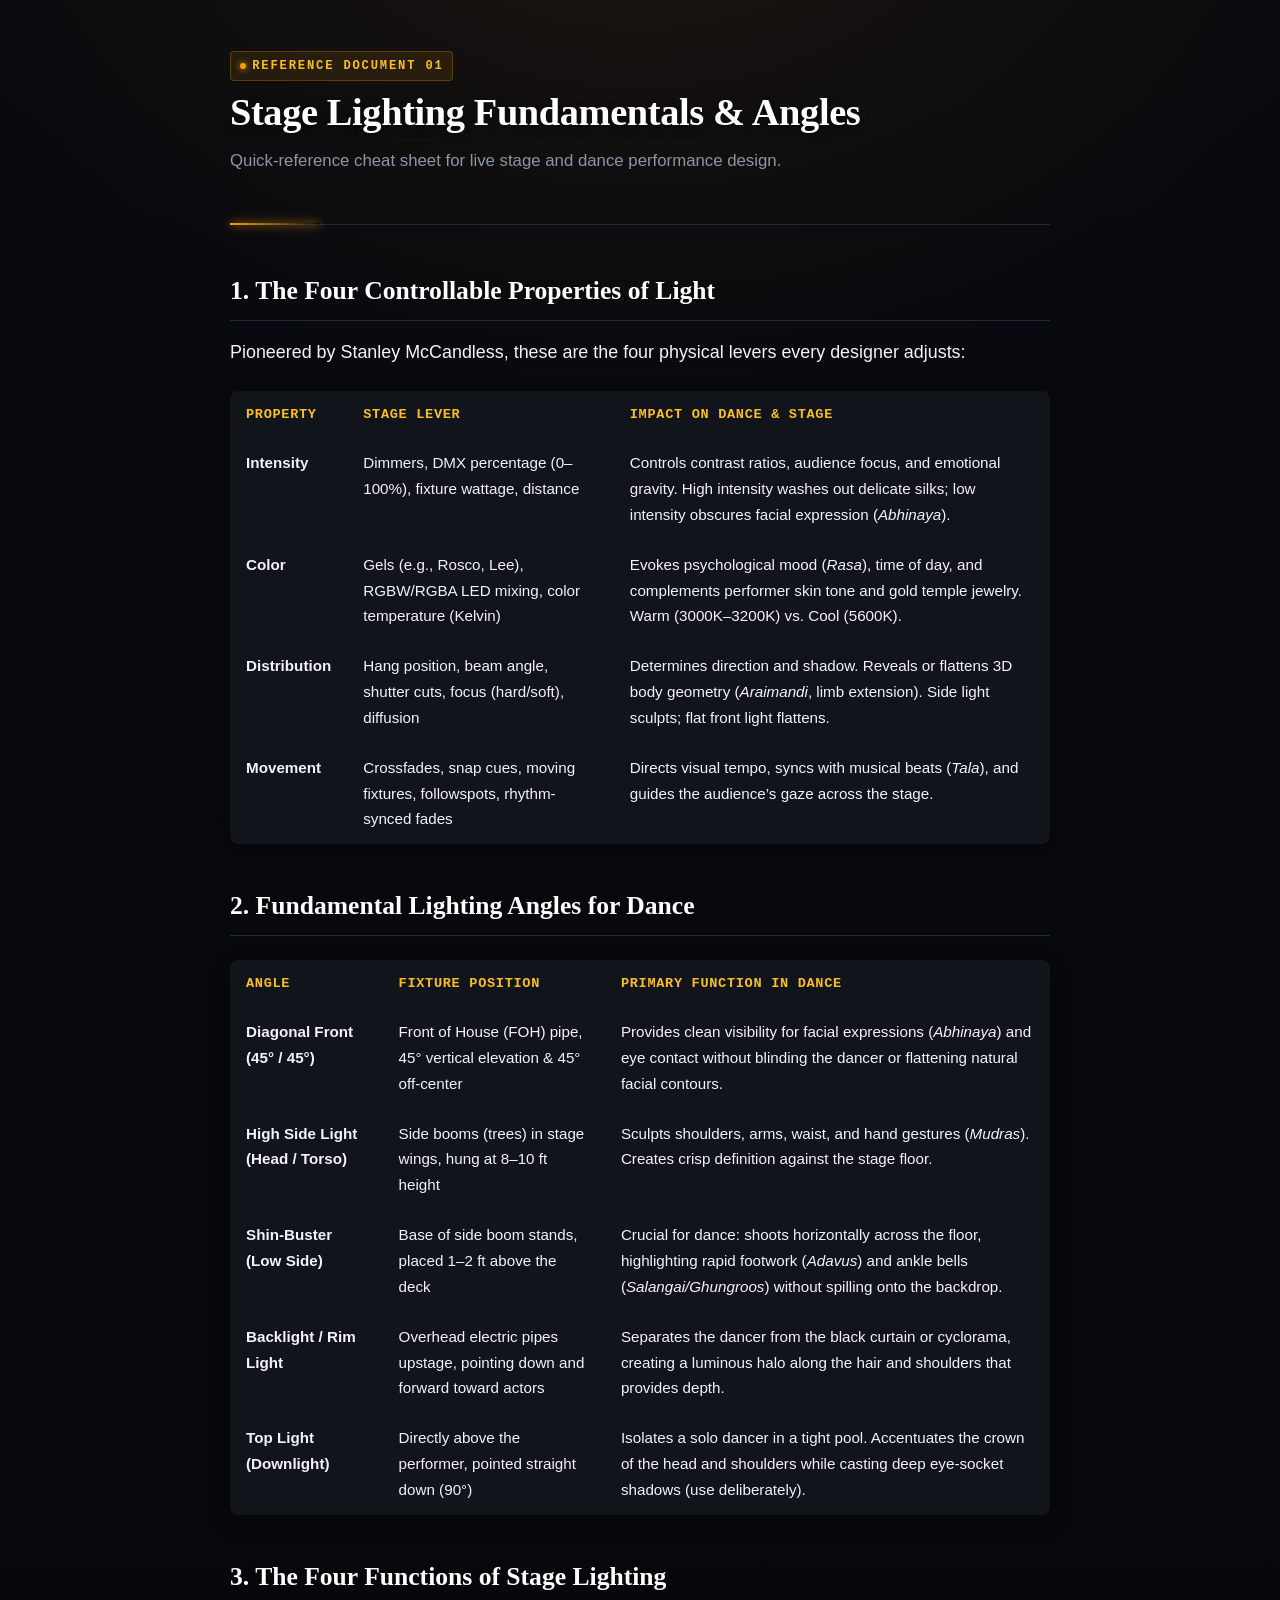
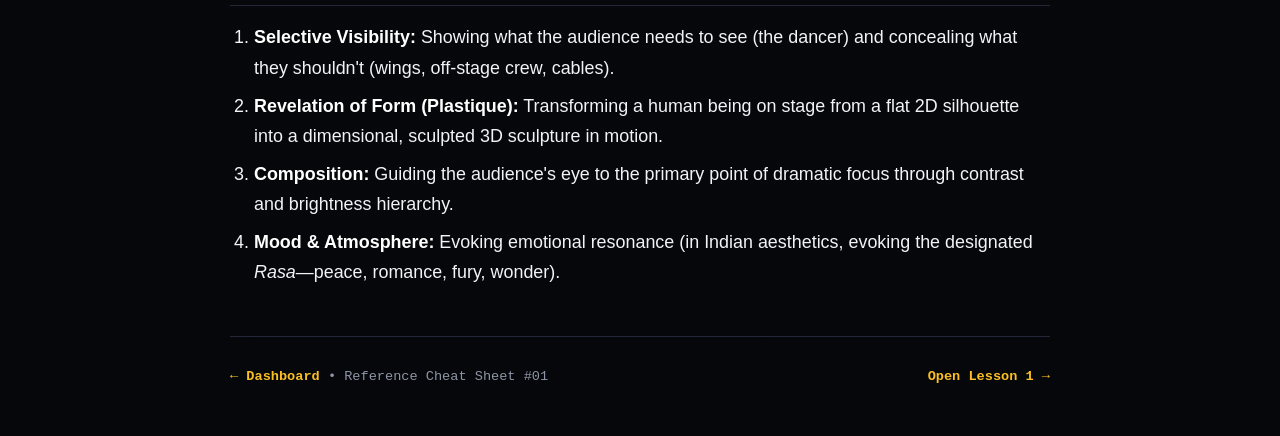
<file: reference/glossary-and-properties.html>
<!DOCTYPE html>
<html lang="en">
<head>
  <meta charset="UTF-8">
  <meta name="viewport" content="width=device-width, initial-scale=1.0">
  <title>Reference: Core Properties & Angles of Stage Lighting</title>
  <link rel="stylesheet" href="../assets/style.css">
  <style>
    .ref-table {
      width: 100%;
      border-collapse: collapse;
      font-family: var(--font-sans);
      font-size: 0.95rem;
      margin: 1.5rem 0;
    }
    .ref-table th, .ref-table td {
      border: 1px solid var(--border-color);
      padding: 0.75rem 1rem;
      text-align: left;
      vertical-align: top;
    }
    .ref-table th {
      background-color: var(--border-color);
      font-weight: 700;
      font-size: 0.85rem;
      text-transform: uppercase;
      letter-spacing: 0.05em;
    }
    .term {
      font-weight: 700;
      color: var(--accent);
    }
    @media print {
      body { padding: 0; }
      .container { max-width: 100%; }
      .lesson-footer { display: none; }
    }
  </style>
</head>
<body>
  <div class="container">
    <header>
      <span class="lesson-tag">Reference Document 01</span>
      <h1>Stage Lighting Fundamentals & Angles</h1>
      <p class="subtitle">Quick-reference cheat sheet for live stage and dance performance design.</p>
    </header>

    <section>
      <h2>1. The Four Controllable Properties of Light</h2>
      <p>Pioneered by Stanley McCandless, these are the four physical levers every designer adjusts:</p>

      <table class="ref-table">
        <thead>
          <tr>
            <th>Property</th>
            <th>Stage Lever</th>
            <th>Impact on Dance & Stage</th>
          </tr>
        </thead>
        <tbody>
          <tr>
            <td class="term">Intensity</td>
            <td>Dimmers, DMX percentage (0–100%), fixture wattage, distance</td>
            <td>Controls contrast ratios, audience focus, and emotional gravity. High intensity washes out delicate silks; low intensity obscures facial expression (<em>Abhinaya</em>).</td>
          </tr>
          <tr>
            <td class="term">Color</td>
            <td>Gels (e.g., Rosco, Lee), RGBW/RGBA LED mixing, color temperature (Kelvin)</td>
            <td>Evokes psychological mood (<em>Rasa</em>), time of day, and complements performer skin tone and gold temple jewelry. Warm (3000K–3200K) vs. Cool (5600K).</td>
          </tr>
          <tr>
            <td class="term">Distribution</td>
            <td>Hang position, beam angle, shutter cuts, focus (hard/soft), diffusion</td>
            <td>Determines direction and shadow. Reveals or flattens 3D body geometry (<em>Araimandi</em>, limb extension). Side light sculpts; flat front light flattens.</td>
          </tr>
          <tr>
            <td class="term">Movement</td>
            <td>Crossfades, snap cues, moving fixtures, followspots, rhythm-synced fades</td>
            <td>Directs visual tempo, syncs with musical beats (<em>Tala</em>), and guides the audience’s gaze across the stage.</td>
          </tr>
        </tbody>
      </table>
    </section>

    <section>
      <h2>2. Fundamental Lighting Angles for Dance</h2>
      <table class="ref-table">
        <thead>
          <tr>
            <th>Angle</th>
            <th>Fixture Position</th>
            <th>Primary Function in Dance</th>
          </tr>
        </thead>
        <tbody>
          <tr>
            <td class="term">Diagonal Front (45° / 45°)</td>
            <td>Front of House (FOH) pipe, 45° vertical elevation & 45° off-center</td>
            <td>Provides clean visibility for facial expressions (<em>Abhinaya</em>) and eye contact without blinding the dancer or flattening natural facial contours.</td>
          </tr>
          <tr>
            <td class="term">High Side Light (Head / Torso)</td>
            <td>Side booms (trees) in stage wings, hung at 8–10 ft height</td>
            <td>Sculpts shoulders, arms, waist, and hand gestures (<em>Mudras</em>). Creates crisp definition against the stage floor.</td>
          </tr>
          <tr>
            <td class="term">Shin-Buster (Low Side)</td>
            <td>Base of side boom stands, placed 1–2 ft above the deck</td>
            <td>Crucial for dance: shoots horizontally across the floor, highlighting rapid footwork (<em>Adavus</em>) and ankle bells (<em>Salangai/Ghungroos</em>) without spilling onto the backdrop.</td>
          </tr>
          <tr>
            <td class="term">Backlight / Rim Light</td>
            <td>Overhead electric pipes upstage, pointing down and forward toward actors</td>
            <td>Separates the dancer from the black curtain or cyclorama, creating a luminous halo along the hair and shoulders that provides depth.</td>
          </tr>
          <tr>
            <td class="term">Top Light (Downlight)</td>
            <td>Directly above the performer, pointed straight down (90°)</td>
            <td>Isolates a solo dancer in a tight pool. Accentuates the crown of the head and shoulders while casting deep eye-socket shadows (use deliberately).</td>
          </tr>
        </tbody>
      </table>
    </section>

    <section>
      <h2>3. The Four Functions of Stage Lighting</h2>
      <ol>
        <li><strong>Selective Visibility:</strong> Showing what the audience needs to see (the dancer) and concealing what they shouldn't (wings, off-stage crew, cables).</li>
        <li><strong>Revelation of Form (Plastique):</strong> Transforming a human being on stage from a flat 2D silhouette into a dimensional, sculpted 3D sculpture in motion.</li>
        <li><strong>Composition:</strong> Guiding the audience's eye to the primary point of dramatic focus through contrast and brightness hierarchy.</li>
        <li><strong>Mood & Atmosphere:</strong> Evoking emotional resonance (in Indian aesthetics, evoking the designated <em>Rasa</em>—peace, romance, fury, wonder).</li>
      </ol>
    </section>

    <footer class="lesson-footer">
      <span><a href="../index.html">&larr; Dashboard</a> &bull; Reference Cheat Sheet #01</span>
      <span><a href="../lessons/0001-the-four-controllable-properties-of-light.html">Open Lesson 1 &rarr;</a></span>
    </footer>
  </div>
</body>
</html>
</file>
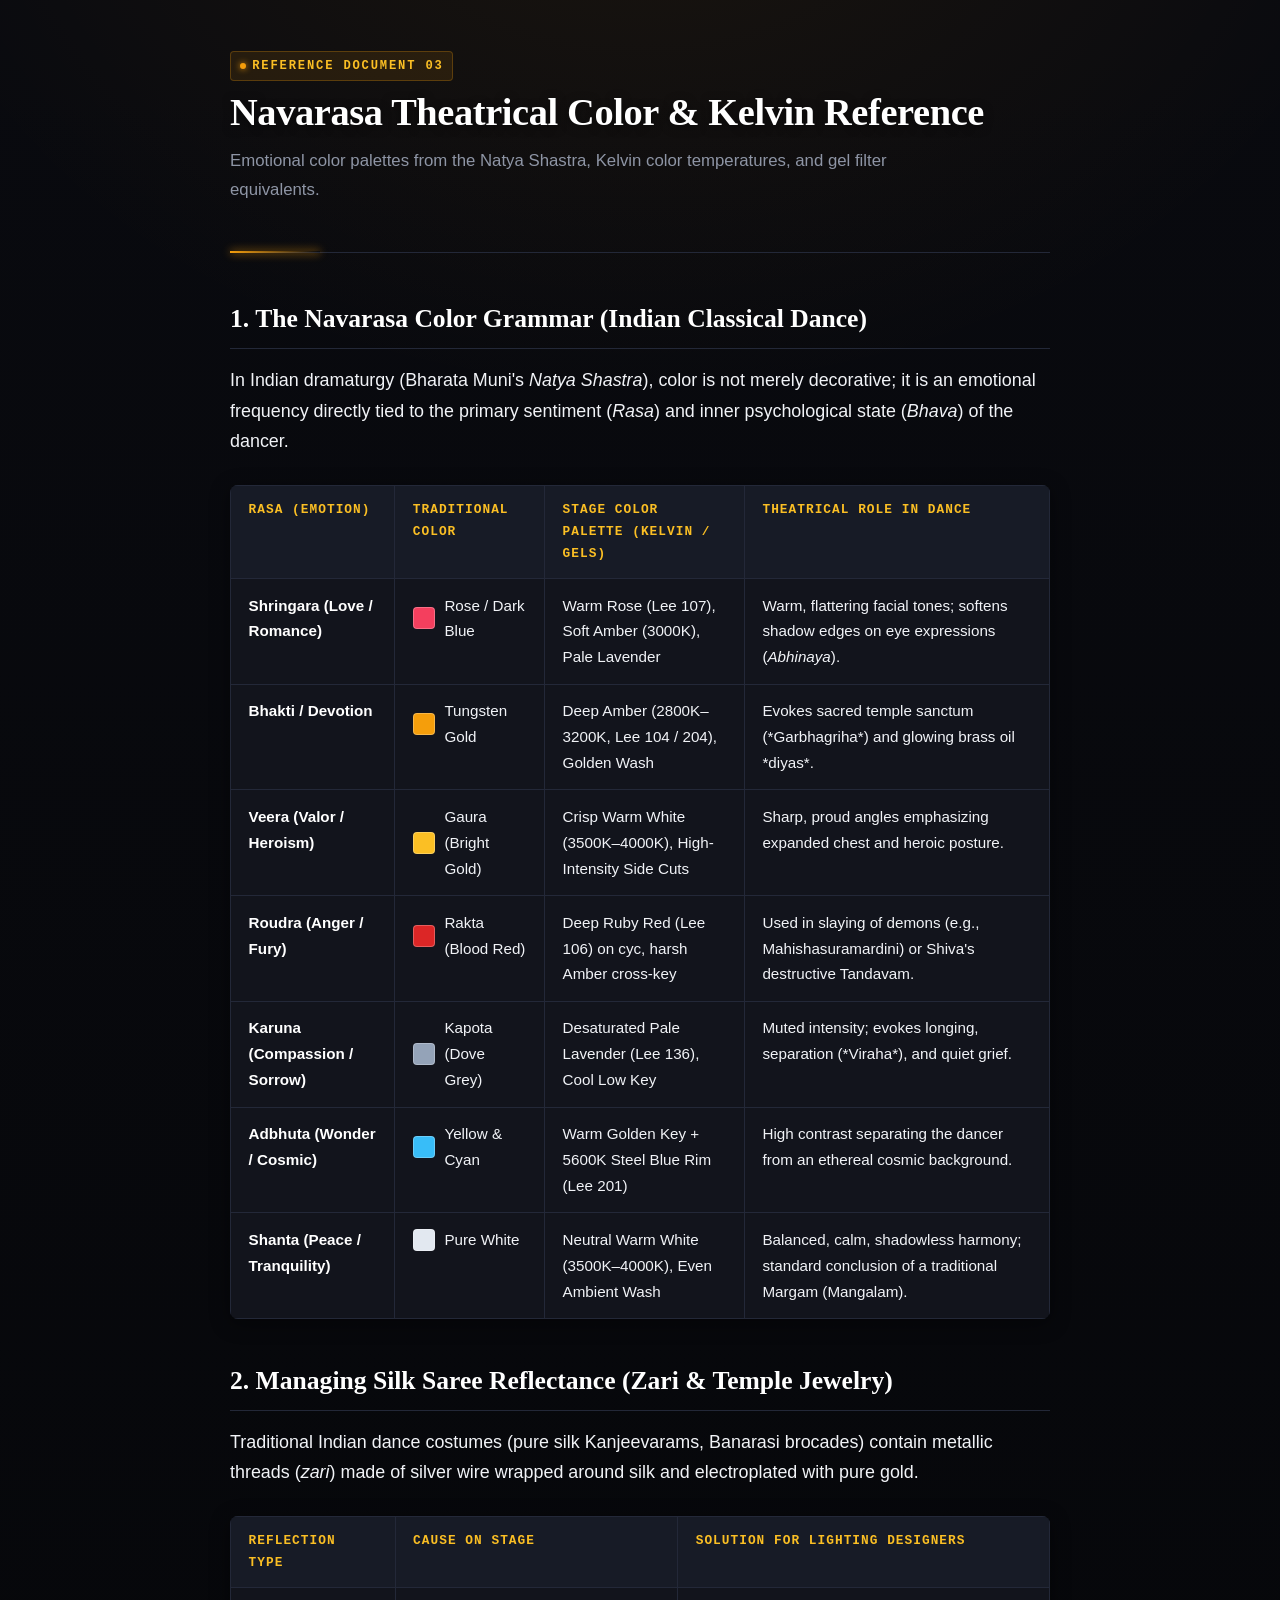
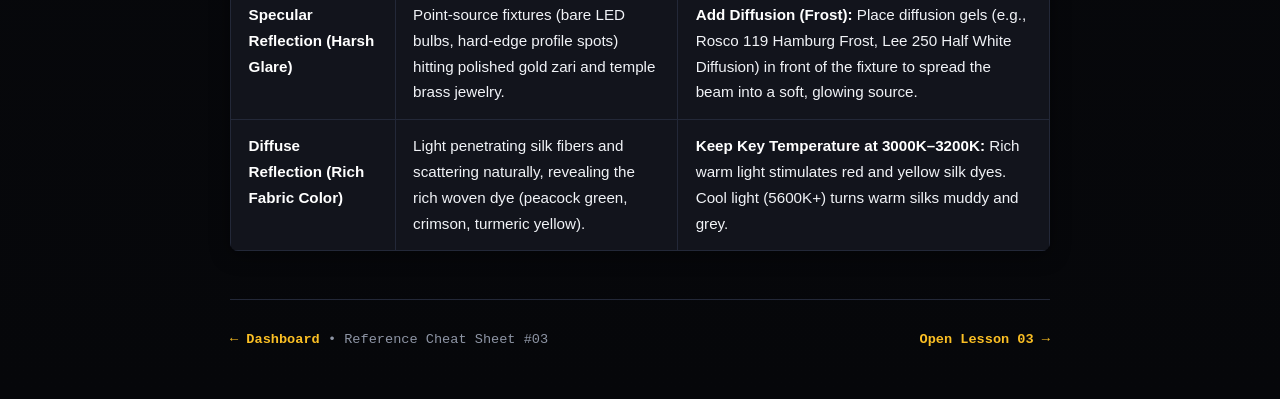
<file: reference/rasa-and-color-palettes.html>
<!DOCTYPE html>
<html lang="en">
<head>
  <meta charset="UTF-8">
  <meta name="viewport" content="width=device-width, initial-scale=1.0">
  <title>Reference: Navarasa Color Palettes & Kelvin Cheat Sheet</title>
  <link rel="stylesheet" href="../assets/style.css">
  <style>
    .color-swatch-cell {
      display: flex;
      align-items: center;
      gap: 0.6rem;
    }
    .swatch {
      width: 22px;
      height: 22px;
      border-radius: 4px;
      border: 1px solid rgba(255,255,255,0.25);
      flex-shrink: 0;
    }
  </style>
</head>
<body>
  <div class="container">
    <header>
      <span class="lesson-tag">Reference Document 03</span>
      <h1>Navarasa Theatrical Color & Kelvin Reference</h1>
      <p class="subtitle">Emotional color palettes from the Natya Shastra, Kelvin color temperatures, and gel filter equivalents.</p>
    </header>

    <section>
      <h2>1. The Navarasa Color Grammar (Indian Classical Dance)</h2>
      <p>
        In Indian dramaturgy (Bharata Muni's <em>Natya Shastra</em>), color is not merely decorative; it is an emotional frequency directly tied to the primary sentiment (<em>Rasa</em>) and inner psychological state (<em>Bhava</em>) of the dancer.
      </p>

      <table class="ref-table">
        <thead>
          <tr>
            <th>Rasa (Emotion)</th>
            <th>Traditional Color</th>
            <th>Stage Color Palette (Kelvin / Gels)</th>
            <th>Theatrical Role in Dance</th>
          </tr>
        </thead>
        <tbody>
          <tr>
            <td class="term">Shringara (Love / Romance)</td>
            <td>
              <div class="color-swatch-cell">
                <div class="swatch" style="background: #f43f5e;"></div>
                <span>Rose / Dark Blue</span>
              </div>
            </td>
            <td>Warm Rose (Lee 107), Soft Amber (3000K), Pale Lavender</td>
            <td>Warm, flattering facial tones; softens shadow edges on eye expressions (<em>Abhinaya</em>).</td>
          </tr>
          <tr>
            <td class="term">Bhakti / Devotion</td>
            <td>
              <div class="color-swatch-cell">
                <div class="swatch" style="background: #f59e0b;"></div>
                <span>Tungsten Gold</span>
              </div>
            </td>
            <td>Deep Amber (2800K–3200K, Lee 104 / 204), Golden Wash</td>
            <td>Evokes sacred temple sanctum (*Garbhagriha*) and glowing brass oil *diyas*.</td>
          </tr>
          <tr>
            <td class="term">Veera (Valor / Heroism)</td>
            <td>
              <div class="color-swatch-cell">
                <div class="swatch" style="background: #fbbf24;"></div>
                <span>Gaura (Bright Gold)</span>
              </div>
            </td>
            <td>Crisp Warm White (3500K–4000K), High-Intensity Side Cuts</td>
            <td>Sharp, proud angles emphasizing expanded chest and heroic posture.</td>
          </tr>
          <tr>
            <td class="term">Roudra (Anger / Fury)</td>
            <td>
              <div class="color-swatch-cell">
                <div class="swatch" style="background: #dc2626;"></div>
                <span>Rakta (Blood Red)</span>
              </div>
            </td>
            <td>Deep Ruby Red (Lee 106) on cyc, harsh Amber cross-key</td>
            <td>Used in slaying of demons (e.g., Mahishasuramardini) or Shiva's destructive Tandavam.</td>
          </tr>
          <tr>
            <td class="term">Karuna (Compassion / Sorrow)</td>
            <td>
              <div class="color-swatch-cell">
                <div class="swatch" style="background: #94a3b8;"></div>
                <span>Kapota (Dove Grey)</span>
              </div>
            </td>
            <td>Desaturated Pale Lavender (Lee 136), Cool Low Key</td>
            <td>Muted intensity; evokes longing, separation (*Viraha*), and quiet grief.</td>
          </tr>
          <tr>
            <td class="term">Adbhuta (Wonder / Cosmic)</td>
            <td>
              <div class="color-swatch-cell">
                <div class="swatch" style="background: #38bdf8;"></div>
                <span>Yellow & Cyan</span>
              </div>
            </td>
            <td>Warm Golden Key + 5600K Steel Blue Rim (Lee 201)</td>
            <td>High contrast separating the dancer from an ethereal cosmic background.</td>
          </tr>
          <tr>
            <td class="term">Shanta (Peace / Tranquility)</td>
            <td>
              <div class="color-swatch-cell">
                <div class="swatch" style="background: #e2e8f0;"></div>
                <span>Pure White</span>
              </div>
            </td>
            <td>Neutral Warm White (3500K–4000K), Even Ambient Wash</td>
            <td>Balanced, calm, shadowless harmony; standard conclusion of a traditional Margam (Mangalam).</td>
          </tr>
        </tbody>
      </table>
    </section>

    <section>
      <h2>2. Managing Silk Saree Reflectance (Zari & Temple Jewelry)</h2>
      <p>
        Traditional Indian dance costumes (pure silk Kanjeevarams, Banarasi brocades) contain metallic threads (<em>zari</em>) made of silver wire wrapped around silk and electroplated with pure gold.
      </p>

      <table class="ref-table">
        <thead>
          <tr>
            <th>Reflection Type</th>
            <th>Cause on Stage</th>
            <th>Solution for Lighting Designers</th>
          </tr>
        </thead>
        <tbody>
          <tr>
            <td class="term">Specular Reflection (Harsh Glare)</td>
            <td>Point-source fixtures (bare LED bulbs, hard-edge profile spots) hitting polished gold zari and temple brass jewelry.</td>
            <td><strong>Add Diffusion (Frost):</strong> Place diffusion gels (e.g., Rosco 119 Hamburg Frost, Lee 250 Half White Diffusion) in front of the fixture to spread the beam into a soft, glowing source.</td>
          </tr>
          <tr>
            <td class="term">Diffuse Reflection (Rich Fabric Color)</td>
            <td>Light penetrating silk fibers and scattering naturally, revealing the rich woven dye (peacock green, crimson, turmeric yellow).</td>
            <td><strong>Keep Key Temperature at 3000K–3200K:</strong> Rich warm light stimulates red and yellow silk dyes. Cool light (5600K+) turns warm silks muddy and grey.</td>
          </tr>
        </tbody>
      </table>
    </section>

    <footer class="lesson-footer">
      <span><a href="../index.html">&larr; Dashboard</a> &bull; Reference Cheat Sheet #03</span>
      <span><a href="../lessons/0003-color-temperature-rasa-and-silk-reflectance.html">Open Lesson 03 &rarr;</a></span>
    </footer>
  </div>
</body>
</html>
</file>
<file: assets/style.css>
/* ==========================================================================
   Stage Lighting Design Studio &bull; Atmospheric Theatrical Theme
   Concept: The Lighting Console & Black-Box Theatre
   Palette: Stage Matte Obsidian, 3200K Tungsten Amber, 5600K Steel Blue Rim,
            and Velvet Ruby Accent.
   ========================================================================== */

:root {
  --font-serif: "Playfair Display", "Didot", "Palatino", "Palatino Linotype", "Book Antiqua", Georgia, serif;
  --font-sans: -apple-system, BlinkMacSystemFont, "Segoe UI", Roboto, "Helvetica Neue", Arial, sans-serif;
  --font-mono: "SFMono-Regular", "Consolas", "Liberation Mono", Menlo, monospace;

  /* Theatrical Stage Colors */
  --bg-stage: #090a0f;               /* Black box auditorium */
  --bg-booth: #12141c;               /* Console desk surface */
  --bg-booth-hover: #181b26;         /* Elevated panel surface */
  --border-console: #232838;         /* Brushed metal panel edge */
  --border-focus: #f59e0b;           /* Focused beam indicator */

  --text-main: #f1f3f7;              /* Crisp white cue text */
  --text-muted: #8e95a5;             /* Secondary dimmer notes */
  --text-dim: #5c6375;               /* Inactive channel text */

  /* Light Spectrum Accents */
  --tungsten: #f59e0b;               /* 3000K Halogen & Diya flame */
  --tungsten-glow: rgba(245, 158, 11, 0.18);
  --tungsten-bright: #fbbf24;
  --steel-blue: #38bdf8;             /* Theatrical Gel 201 / CTB rim */
  --steel-blue-glow: rgba(56, 189, 248, 0.18);
  --steel-blue-dim: #1e3a5f;
  --velvet-ruby: #e11d48;            /* Stage drape & dramatic cue */
  --dmx-green: #10b981;              /* Signal OK indicator */
  --dmx-green-glow: rgba(16, 185, 129, 0.2);

  --radius-sm: 4px;
  --radius-md: 8px;
  --radius-lg: 12px;

  --shadow-booth: 0 4px 20px rgba(0, 0, 0, 0.45);
  --glow-beam: 0 0 24px rgba(245, 158, 11, 0.22);
  --glow-rim: 0 0 20px rgba(56, 189, 248, 0.25);
}

/* Base Setup */
* {
  box-sizing: border-box;
  margin: 0;
  padding: 0;
}

body {
  background-color: var(--bg-stage);
  background-image: 
    radial-gradient(ellipse 80% 40% at 50% -10%, rgba(245, 158, 11, 0.08) 0%, transparent 75%),
    linear-gradient(to bottom, transparent 0%, #06070a 100%);
  color: var(--text-main);
  font-family: var(--font-sans);
  font-size: 1.12rem;
  line-height: 1.7;
  padding: 3rem 1.25rem;
  display: flex;
  justify-content: center;
  min-height: 100vh;
  -webkit-font-smoothing: antialiased;
}

.container {
  width: 100%;
  max-width: 820px;
}

/* ==========================================================================
   Header & Theatrical Vignette
   ========================================================================== */
header {
  border-bottom: 1px solid var(--border-console);
  padding-bottom: 1.75rem;
  margin-bottom: 2.75rem;
  position: relative;
}

header::after {
  content: "";
  position: absolute;
  bottom: -1px;
  left: 0;
  width: 90px;
  height: 2px;
  background: linear-gradient(to right, var(--tungsten), transparent);
  box-shadow: 0 0 8px var(--tungsten);
}

.lesson-tag {
  font-family: var(--font-mono);
  text-transform: uppercase;
  font-size: 0.76rem;
  letter-spacing: 0.15em;
  font-weight: 700;
  color: var(--tungsten-bright);
  display: inline-flex;
  align-items: center;
  gap: 0.4rem;
  margin-bottom: 0.5rem;
  padding: 0.2rem 0.55rem;
  background: rgba(245, 158, 11, 0.1);
  border: 1px solid rgba(245, 158, 11, 0.25);
  border-radius: var(--radius-sm);
}

.lesson-tag::before {
  content: "";
  display: inline-block;
  width: 6px;
  height: 6px;
  border-radius: 50%;
  background: var(--tungsten);
  box-shadow: 0 0 6px var(--tungsten);
}

h1 {
  font-family: var(--font-serif);
  font-size: 2.4rem;
  line-height: 1.22;
  font-weight: 600;
  color: #ffffff;
  margin-bottom: 0.75rem;
  letter-spacing: -0.01em;
  text-shadow: 0 2px 10px rgba(0, 0, 0, 0.5);
}

.subtitle {
  font-family: var(--font-sans);
  font-size: 1.05rem;
  color: var(--text-muted);
  font-weight: 400;
  max-width: 700px;
}

/* ==========================================================================
   Typography & Flow
   ========================================================================== */
h2 {
  font-family: var(--font-serif);
  font-size: 1.6rem;
  font-weight: 600;
  color: #ffffff;
  margin: 2.5rem 0 1rem;
  border-bottom: 1px solid var(--border-console);
  padding-bottom: 0.45rem;
  display: flex;
  align-items: center;
  gap: 0.5rem;
}

h3 {
  font-family: var(--font-sans);
  font-size: 1.25rem;
  font-weight: 600;
  color: var(--tungsten-bright);
  margin: 1.75rem 0 0.5rem;
}

p {
  margin-bottom: 1.25rem;
  color: var(--text-main);
}

ul, ol {
  margin: 0 0 1.35rem 1.5rem;
  color: var(--text-main);
}

li {
  margin-bottom: 0.45rem;
}

strong {
  font-weight: 600;
  color: #ffffff;
}

code {
  font-family: var(--font-mono);
  font-size: 0.9em;
  background-color: #191c26;
  border: 1px solid var(--border-console);
  color: var(--steel-blue);
  padding: 0.15em 0.4em;
  border-radius: 3px;
}

/* ==========================================================================
   Callouts & Theatrical Cue Boxes
   ========================================================================== */
.callout {
  background-color: var(--bg-booth);
  border: 1px solid var(--border-console);
  border-left: 4px solid var(--tungsten);
  padding: 1.25rem 1.5rem;
  margin: 1.75rem 0;
  border-radius: 0 var(--radius-md) var(--radius-md) 0;
  box-shadow: var(--shadow-booth);
  position: relative;
  overflow: hidden;
}

.callout::before {
  content: "";
  position: absolute;
  top: 0;
  left: 0;
  width: 100%;
  height: 100%;
  background: linear-gradient(90deg, var(--tungsten-glow) 0%, transparent 50%);
  pointer-events: none;
}

.callout.tip {
  border-left-color: var(--steel-blue);
}

.callout.tip::before {
  background: linear-gradient(90deg, var(--steel-blue-glow) 0%, transparent 50%);
}

.callout-title {
  font-family: var(--font-mono);
  font-weight: 700;
  font-size: 0.82rem;
  text-transform: uppercase;
  letter-spacing: 0.1em;
  margin-bottom: 0.4rem;
  color: var(--tungsten);
  display: flex;
  align-items: center;
  gap: 0.45rem;
}

.callout.tip .callout-title {
  color: var(--steel-blue);
}

/* ==========================================================================
   Interactive Lighting Simulator Deck
   ========================================================================== */
.simulator-card {
  background: var(--bg-booth);
  border: 1px solid var(--border-console);
  border-radius: var(--radius-lg);
  padding: 1.75rem;
  margin: 2.25rem 0;
  box-shadow: var(--shadow-booth);
  position: relative;
}

.simulator-title {
  font-family: var(--font-serif);
  font-size: 1.25rem;
  font-weight: 600;
  color: #ffffff;
  margin-bottom: 0.25rem;
}

.simulator-subtitle {
  font-size: 0.9rem;
  color: var(--text-muted);
  margin-bottom: 1.35rem;
}

/* Button & Console Switches */
.button-group {
  display: flex;
  flex-wrap: wrap;
  gap: 0.5rem;
}

.btn {
  font-family: var(--font-sans);
  font-size: 0.85rem;
  font-weight: 500;
  padding: 0.45rem 0.9rem;
  border-radius: var(--radius-sm);
  border: 1px solid var(--border-console);
  background: #171a24;
  color: var(--text-muted);
  cursor: pointer;
  transition: all 0.18s ease;
}

.btn:hover {
  color: #ffffff;
  border-color: #3f475e;
  background-color: #1e2230;
}

.btn.active {
  background: linear-gradient(180deg, #2a2216 0%, #1f180d 100%);
  color: var(--tungsten-bright);
  border-color: var(--tungsten);
  box-shadow: 0 0 10px var(--tungsten-glow);
  font-weight: 600;
}

/* Faders / Sliders */
input[type="range"] {
  -webkit-appearance: none;
  appearance: none;
  height: 6px;
  background: #1e2230;
  border-radius: 3px;
  outline: none;
  border: 1px solid var(--border-console);
}

input[type="range"]::-webkit-slider-thumb {
  -webkit-appearance: none;
  appearance: none;
  width: 18px;
  height: 18px;
  border-radius: 50%;
  background: var(--tungsten);
  cursor: pointer;
  box-shadow: 0 0 10px var(--tungsten);
  border: 2px solid #ffffff;
}

/* ==========================================================================
   Quiz Deck (Theatrical Examination)
   ========================================================================== */
.quiz-section {
  background: var(--bg-booth);
  border: 1px solid var(--border-console);
  border-radius: var(--radius-lg);
  padding: 1.75rem;
  margin: 2.75rem 0;
  box-shadow: var(--shadow-booth);
}

.quiz-header {
  font-family: var(--font-serif);
  font-size: 1.3rem;
  font-weight: 600;
  color: #ffffff;
  margin-bottom: 0.3rem;
}

.quiz-instruction {
  font-size: 0.9rem;
  color: var(--text-muted);
  margin-bottom: 1.75rem;
}

.quiz-question {
  margin-bottom: 2.25rem;
  padding-bottom: 1.75rem;
  border-bottom: 1px solid var(--border-console);
}

.quiz-question:last-child {
  border-bottom: none;
  margin-bottom: 0;
  padding-bottom: 0;
}

.question-text {
  font-size: 1.05rem;
  font-weight: 600;
  color: #ffffff;
  margin-bottom: 1rem;
}

.option-list {
  display: flex;
  flex-direction: column;
  gap: 0.6rem;
}

.quiz-option {
  font-family: var(--font-sans);
  font-size: 0.95rem;
  padding: 0.75rem 1.1rem;
  border-radius: var(--radius-sm);
  border: 1px solid var(--border-console);
  background: #141722;
  color: var(--text-main);
  text-align: left;
  cursor: pointer;
  transition: all 0.18s ease;
  width: 100%;
}

.quiz-option:hover:not(:disabled) {
  border-color: var(--tungsten);
  background: #1a1e2c;
  color: #ffffff;
  box-shadow: 0 0 8px var(--tungsten-glow);
}

.quiz-option.correct {
  background-color: rgba(16, 185, 129, 0.12) !important;
  border-color: var(--dmx-green) !important;
  color: #a7f3d0 !important;
  box-shadow: 0 0 12px var(--dmx-green-glow);
  font-weight: 600;
}

.quiz-option.incorrect {
  background-color: rgba(225, 29, 72, 0.12) !important;
  border-color: var(--velvet-ruby) !important;
  color: #fecdd3 !important;
}

.quiz-feedback {
  font-size: 0.9rem;
  margin-top: 0.85rem;
  padding: 0.75rem 1rem;
  border-radius: var(--radius-sm);
  display: none;
}

.quiz-feedback.show {
  display: block;
}

.quiz-feedback.success {
  background: rgba(16, 185, 129, 0.1);
  border: 1px solid rgba(16, 185, 129, 0.3);
  color: #6ee7b7;
}

.quiz-feedback.error {
  background: rgba(225, 29, 72, 0.1);
  border: 1px solid rgba(225, 29, 72, 0.3);
  color: #fda4af;
}

/* ==========================================================================
   Primary Source Card & Navigation Footer
   ========================================================================== */
.primary-source-card {
  border: 1px dashed var(--tungsten);
  background: rgba(245, 158, 11, 0.05);
  border-radius: var(--radius-md);
  padding: 1.35rem 1.6rem;
  margin: 2.75rem 0 1.75rem;
}

.primary-source-title {
  font-family: var(--font-mono);
  font-size: 0.78rem;
  text-transform: uppercase;
  font-weight: 700;
  letter-spacing: 0.12em;
  color: var(--tungsten-bright);
  margin-bottom: 0.4rem;
}

.primary-source-card a {
  color: #ffffff;
  font-weight: 600;
  text-decoration: underline;
  text-decoration-color: var(--tungsten);
}

.lesson-footer {
  font-family: var(--font-mono);
  font-size: 0.85rem;
  color: var(--text-muted);
  border-top: 1px solid var(--border-console);
  padding-top: 1.75rem;
  margin-top: 3rem;
  display: flex;
  justify-content: space-between;
  align-items: center;
  flex-wrap: wrap;
  gap: 1rem;
}

.lesson-footer a {
  color: var(--tungsten-bright);
  text-decoration: none;
  font-weight: 600;
  transition: color 0.15s ease;
}

.lesson-footer a:hover {
  color: #ffffff;
  text-shadow: 0 0 8px var(--tungsten);
}

/* ==========================================================================
   Dashboard Components & Tables
   ========================================================================== */
.stat-bar {
  display: grid;
  grid-template-columns: repeat(auto-fit, minmax(150px, 1fr));
  gap: 1rem;
  margin: 1.75rem 0 2.5rem;
}

.stat-card {
  background: var(--bg-booth);
  border: 1px solid var(--border-console);
  border-radius: var(--radius-md);
  padding: 1.15rem 1.35rem;
  box-shadow: var(--shadow-booth);
  position: relative;
  overflow: hidden;
}

.stat-card::after {
  content: "";
  position: absolute;
  top: 0;
  left: 0;
  width: 100%;
  height: 2px;
  background: linear-gradient(90deg, var(--tungsten), transparent);
}

.stat-num {
  font-family: var(--font-mono);
  font-size: 1.85rem;
  font-weight: 700;
  color: var(--tungsten-bright);
  line-height: 1.15;
  margin-bottom: 0.25rem;
  text-shadow: 0 0 12px var(--tungsten-glow);
}

.stat-label {
  font-size: 0.78rem;
  text-transform: uppercase;
  letter-spacing: 0.08em;
  color: var(--text-muted);
  font-weight: 600;
}

.phase-block {
  background: var(--bg-booth);
  border: 1px solid var(--border-console);
  border-radius: var(--radius-lg);
  padding: 1.6rem;
  margin-bottom: 1.75rem;
  box-shadow: var(--shadow-booth);
}

.phase-title {
  font-family: var(--font-serif);
  font-size: 1.25rem;
  font-weight: 600;
  color: #ffffff;
  display: flex;
  align-items: center;
  justify-content: space-between;
  border-bottom: 1px solid var(--border-console);
  padding-bottom: 0.75rem;
  margin-bottom: 1.25rem;
}

.phase-tag {
  font-family: var(--font-mono);
  font-size: 0.72rem;
  text-transform: uppercase;
  letter-spacing: 0.1em;
  padding: 0.2rem 0.6rem;
  border-radius: var(--radius-sm);
  font-weight: 600;
  background: rgba(245, 158, 11, 0.12);
  color: var(--tungsten-bright);
  border: 1px solid rgba(245, 158, 11, 0.3);
}

.item-list {
  display: flex;
  flex-direction: column;
  gap: 0.85rem;
}

.item-row {
  display: flex;
  align-items: center;
  justify-content: space-between;
  padding: 0.95rem 1.25rem;
  background: #141722;
  border: 1px solid var(--border-console);
  border-radius: var(--radius-sm);
  text-decoration: none;
  color: var(--text-main);
  transition: all 0.2s ease;
}

.item-row:hover {
  border-color: var(--tungsten);
  background: #1a1e2c;
  transform: translateX(3px);
  box-shadow: 0 0 16px rgba(245, 158, 11, 0.1);
}

.item-info {
  display: flex;
  flex-direction: column;
  gap: 0.25rem;
}

.item-title {
  font-weight: 600;
  font-size: 0.98rem;
  color: #ffffff;
}

.item-desc {
  font-size: 0.85rem;
  color: var(--text-muted);
}

.badge {
  font-family: var(--font-mono);
  font-size: 0.72rem;
  font-weight: 700;
  padding: 0.28rem 0.65rem;
  border-radius: var(--radius-sm);
  text-transform: uppercase;
  letter-spacing: 0.08em;
  white-space: nowrap;
}

.badge-ready {
  background: rgba(16, 185, 129, 0.15);
  color: #6ee7b7;
  border: 1px solid rgba(16, 185, 129, 0.4);
  box-shadow: 0 0 8px var(--dmx-green-glow);
}

.badge-next {
  background: rgba(56, 189, 248, 0.15);
  color: #7dd3fc;
  border: 1px solid rgba(56, 189, 248, 0.4);
  box-shadow: 0 0 8px var(--steel-blue-glow);
}

.badge-planned {
  background: #191c28;
  color: var(--text-dim);
  border: 1px solid #282e40;
}

.quick-card {
  background: var(--bg-booth);
  border: 1px solid var(--border-console);
  border-radius: var(--radius-md);
  padding: 1.35rem;
  box-shadow: var(--shadow-booth);
}

.quick-card h3 {
  font-family: var(--font-serif);
  font-size: 1.1rem;
  font-weight: 600;
  color: #ffffff;
  margin-top: 0;
  margin-bottom: 0.85rem;
  border-bottom: 1px solid var(--border-console);
  padding-bottom: 0.5rem;
}

.quick-card ul {
  list-style: none;
  margin: 0;
  padding: 0;
  display: flex;
  flex-direction: column;
  gap: 0.65rem;
  font-size: 0.9rem;
}

.quick-card li a {
  color: var(--tungsten-bright);
  text-decoration: none;
  font-weight: 500;
  transition: color 0.15s ease;
}

.quick-card li a:hover {
  color: #ffffff;
  text-shadow: 0 0 6px var(--tungsten);
}

/* Reference Tables */
.ref-table {
  width: 100%;
  border-collapse: collapse;
  font-size: 0.95rem;
  margin: 1.75rem 0;
  background: var(--bg-booth);
  border-radius: var(--radius-md);
  overflow: hidden;
  box-shadow: var(--shadow-booth);
}

.ref-table th, .ref-table td {
  border: 1px solid var(--border-console);
  padding: 0.85rem 1.1rem;
  text-align: left;
  vertical-align: top;
}

.ref-table th {
  background-color: #171b26;
  color: var(--tungsten-bright);
  font-family: var(--font-mono);
  font-weight: 700;
  font-size: 0.8rem;
  text-transform: uppercase;
  letter-spacing: 0.08em;
}

.ref-table tr:hover td {
  background-color: #161924;
}

.term {
  font-weight: 600;
  color: #ffffff;
}

/* Print Overrides for Physical Cheat Sheets */
@media print {
  body {
    background: #ffffff !important;
    color: #111111 !important;
    padding: 0;
  }
  .container { max-width: 100%; }
  .lesson-footer, .button-group, .simulator-card, input[type="range"] { display: none; }
  .ref-table th { background: #eeeeee; color: #000000; }
  .ref-table td { border-color: #cccccc; color: #111111; }
  .callout { border-color: #666666; background: #fafafa; }
}
</file>
